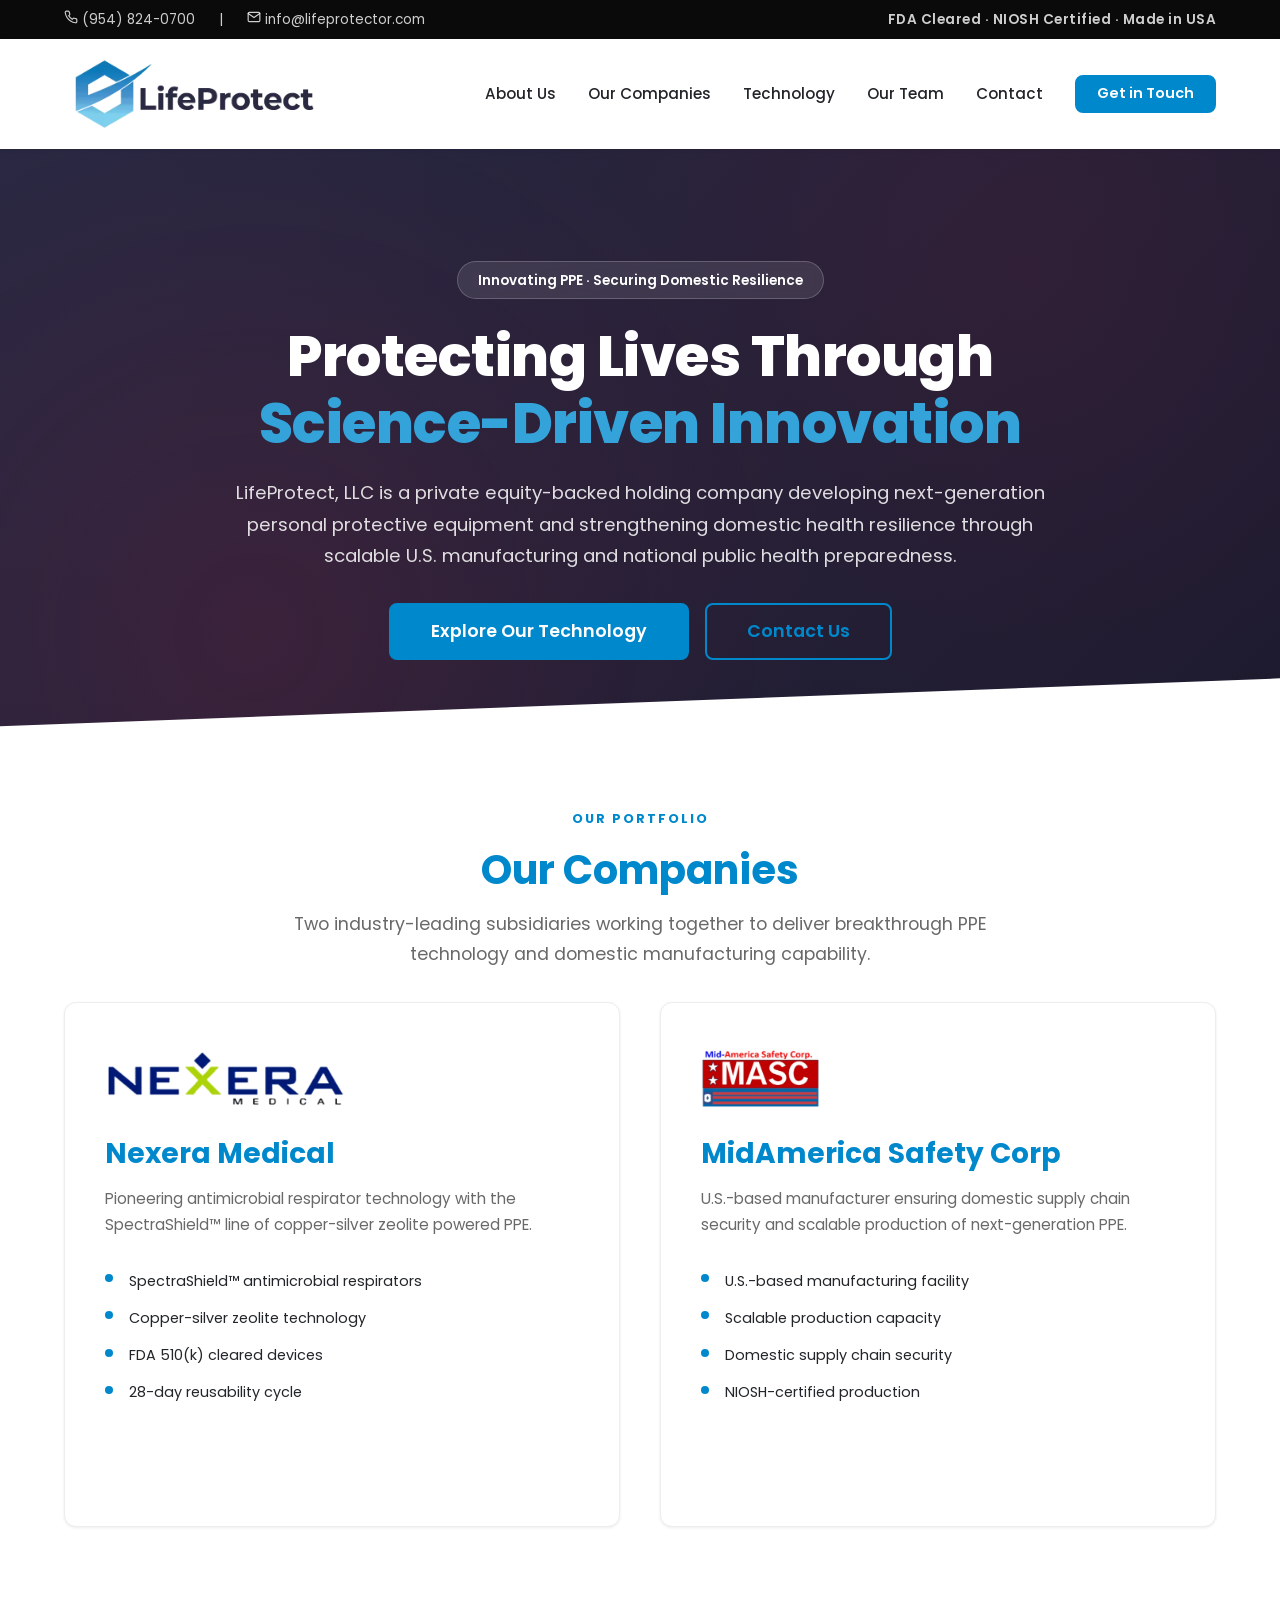
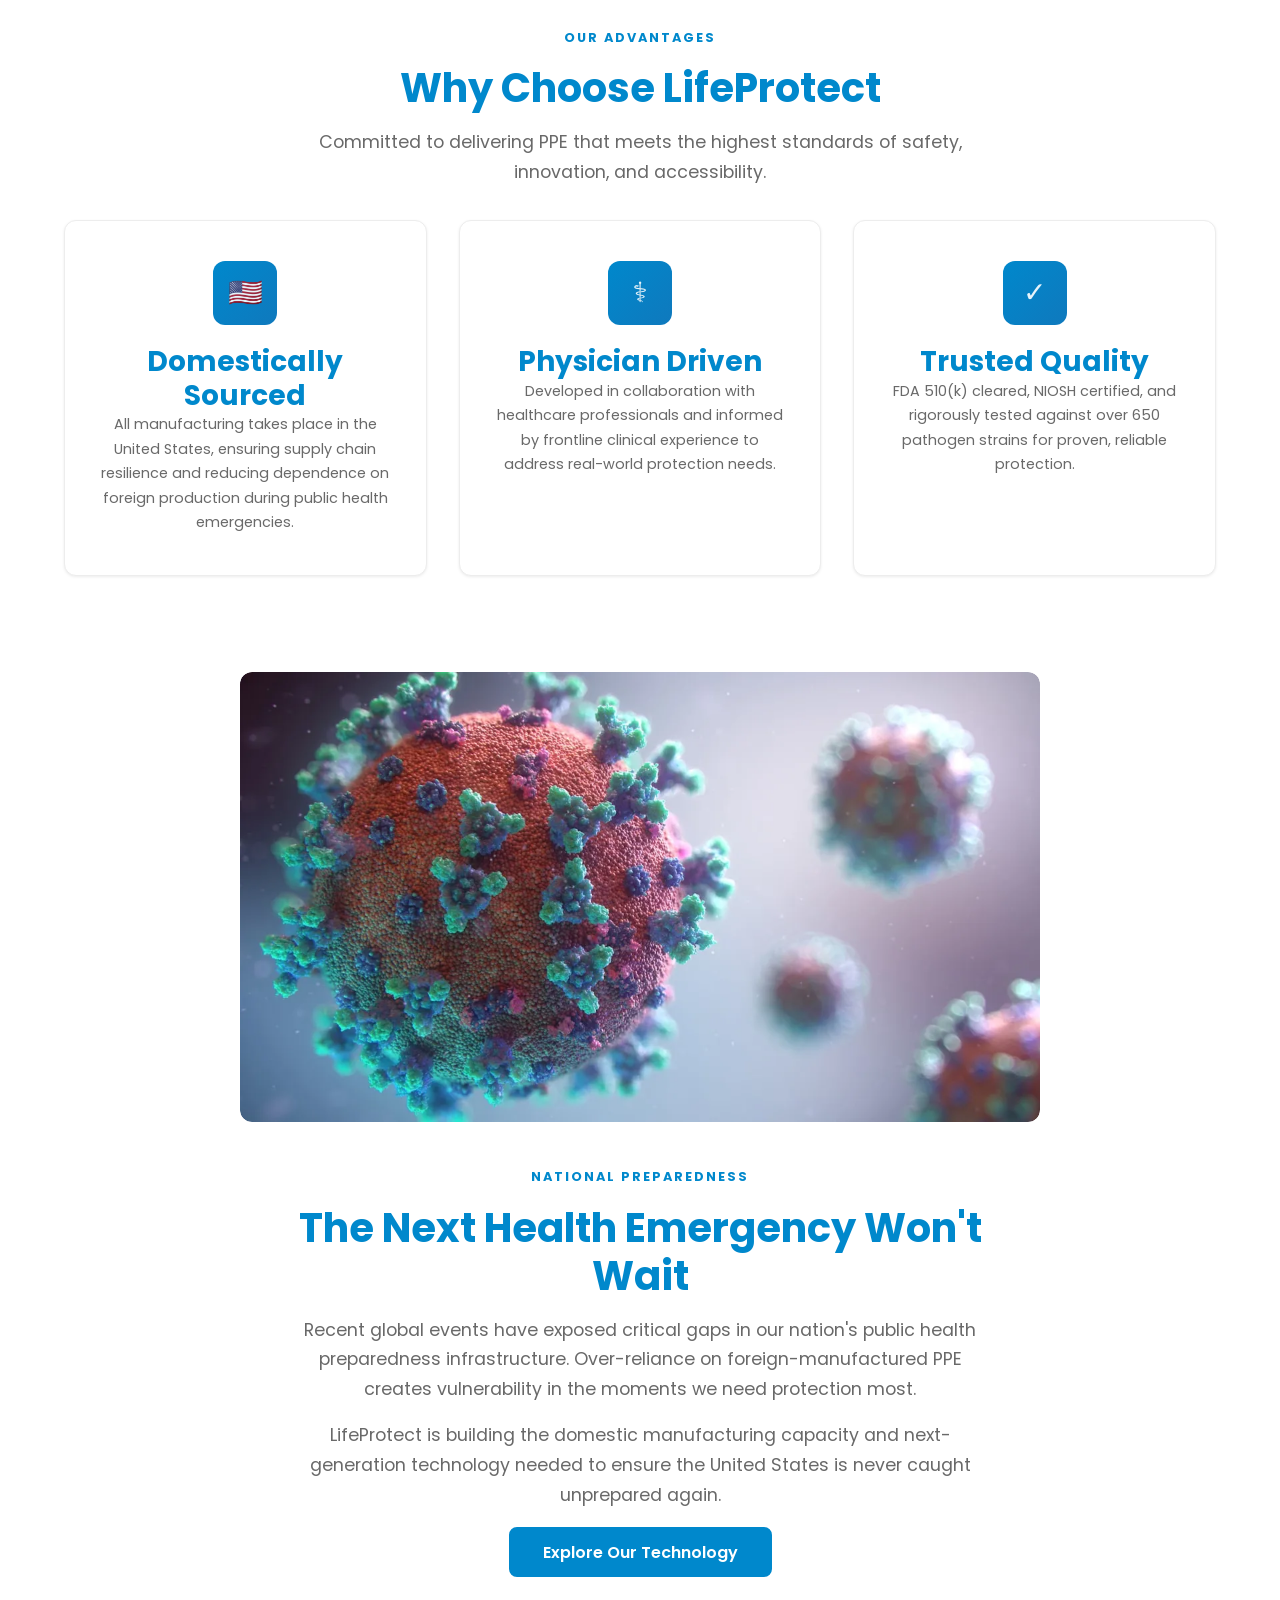
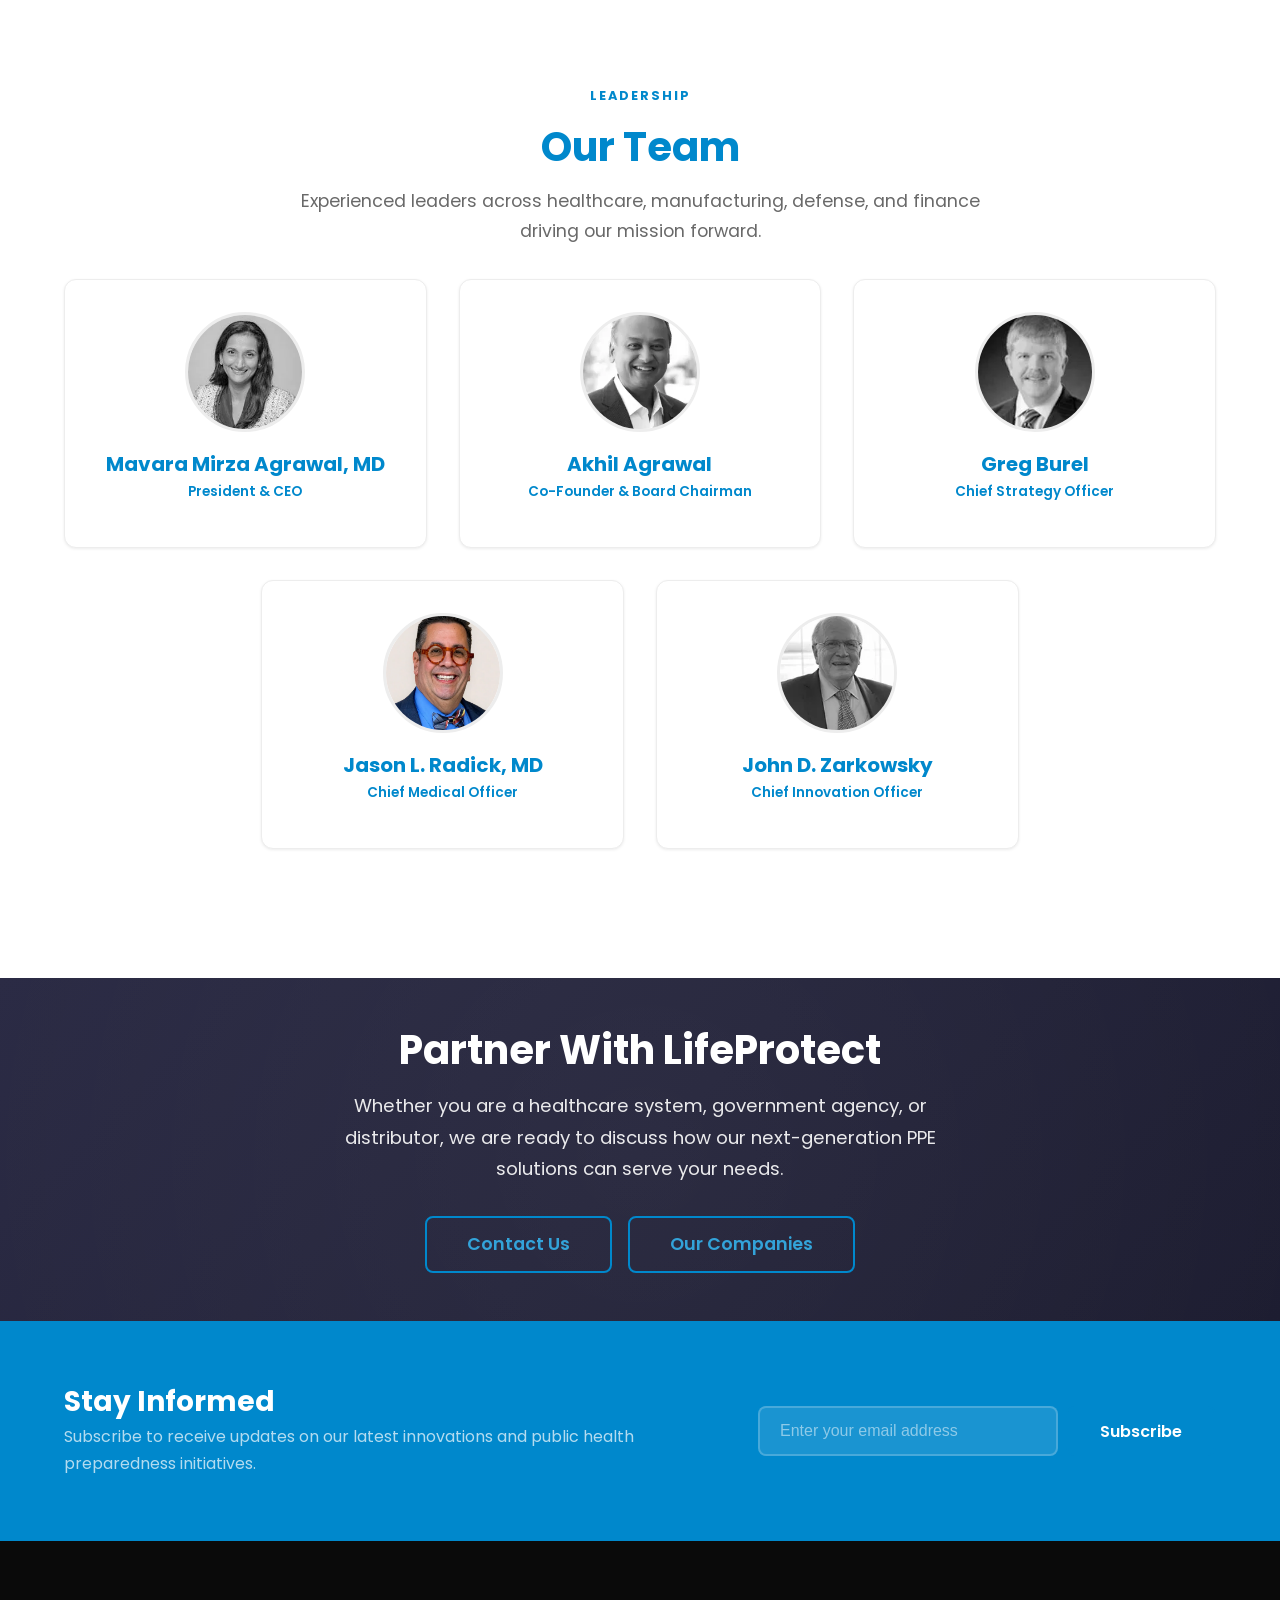
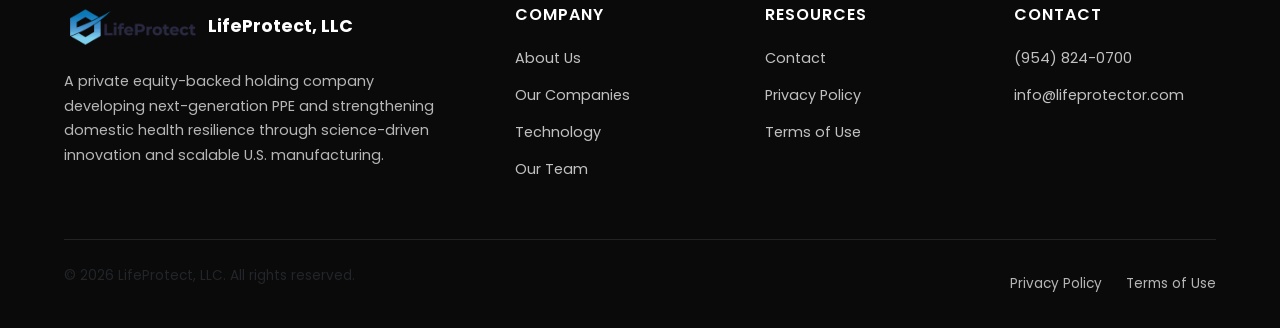
<file: index.html>
<!DOCTYPE html>
<html lang="en" class="no-js">
<head>
    <meta charset="UTF-8">
    <meta name="viewport" content="width=device-width, initial-scale=1.0">
    <meta name="description" content="LifeProtect, LLC is a private equity-backed holding company developing next-generation PPE and strengthening domestic health resilience through science-driven innovation and scalable U.S. manufacturing.">

    <!-- Open Graph -->
    <meta property="og:title" content="LifeProtect, LLC — Protecting Lives Through Science-Driven Innovation">
    <meta property="og:description" content="Next-generation PPE innovation, scalable U.S. manufacturing, and national public health preparedness.">
    <meta property="og:type" content="website">
    <meta property="og:url" content="https://www.lifeprotector.com/">
    <meta property="og:image" content="https://www.lifeprotector.com/images/lifeprotect-logo.png">

    <!-- Canonical -->
    <link rel="canonical" href="https://www.lifeprotector.com/">

    <!-- Fonts -->
    <link rel="preconnect" href="https://fonts.googleapis.com">
    <link rel="preconnect" href="https://fonts.gstatic.com" crossorigin>
    <link href="https://fonts.googleapis.com/css2?family=Poppins:wght@400;500;600;700&display=swap" rel="stylesheet">

    <!-- Stylesheet -->
    <link rel="stylesheet" href="css/styles.css">

    <!-- Favicon -->
    <link rel="icon" type="image/png" href="images/lifeprotect-logo.png">

    <title>LifeProtect, LLC — Protecting Lives Through Science-Driven Innovation</title>

    <!-- Google Analytics (replace G-XXXXXXXXXX with your tracking ID) -->
    <script async src="https://www.googletagmanager.com/gtag/js?id=G-XXXXXXXXXX"></script>
    <script>
      window.dataLayer = window.dataLayer || [];
      function gtag(){dataLayer.push(arguments);}
      gtag('js', new Date());
      gtag('config', 'G-XXXXXXXXXX');
    </script>

    <!-- Structured Data -->
    <script type="application/ld+json">
    {
      "@context": "https://schema.org",
      "@type": "Organization",
      "name": "LifeProtect, LLC",
      "url": "https://www.lifeprotector.com",
      "logo": "https://www.lifeprotector.com/images/lifeprotect-logo.png",
      "description": "A private equity-backed holding company developing next-generation PPE and strengthening domestic health resilience.",
      "telephone": "+1-954-824-0700",
      "email": "info@lifeprotector.com",
      "address": {
        "@type": "PostalAddress",
        "streetAddress": "9429 Harding Avenue #293",
        "addressLocality": "Surfside",
        "addressRegion": "FL",
        "postalCode": "33154",
        "addressCountry": "US"
      },
      "sameAs": []
    }
    </script>
</head>
<body>

    <!-- Skip Navigation -->
    <a href="#main-content" class="skip-to-content">Skip to main content</a>

    <!-- Top Bar -->
    <div class="top-bar">
        <div class="container">
            <div class="top-bar__contact">
                <a href="tel:+19548240700" class="top-bar__link">
                    <svg xmlns="http://www.w3.org/2000/svg" width="14" height="14" viewBox="0 0 24 24" fill="none" stroke="currentColor" stroke-width="2" stroke-linecap="round" stroke-linejoin="round" aria-hidden="true"><path d="M22 16.92v3a2 2 0 0 1-2.18 2 19.79 19.79 0 0 1-8.63-3.07 19.5 19.5 0 0 1-6-6 19.79 19.79 0 0 1-3.07-8.67A2 2 0 0 1 4.11 2h3a2 2 0 0 1 2 1.72 12.84 12.84 0 0 0 .7 2.81 2 2 0 0 1-.45 2.11L8.09 9.91a16 16 0 0 0 6 6l1.27-1.27a2 2 0 0 1 2.11-.45 12.84 12.84 0 0 0 2.81.7A2 2 0 0 1 22 16.92z"/></svg>
                    (954) 824-0700
                </a>
                <span class="top-bar__divider" aria-hidden="true">|</span>
                <a href="mailto:info@lifeprotector.com" class="top-bar__link">
                    <svg xmlns="http://www.w3.org/2000/svg" width="14" height="14" viewBox="0 0 24 24" fill="none" stroke="currentColor" stroke-width="2" stroke-linecap="round" stroke-linejoin="round" aria-hidden="true"><path d="M4 4h16c1.1 0 2 .9 2 2v12c0 1.1-.9 2-2 2H4c-1.1 0-2-.9-2-2V6c0-1.1.9-2 2-2z"/><polyline points="22,6 12,13 2,6"/></svg>
                    info@lifeprotector.com
                </a>
            </div>
            <div class="top-bar__certs">
                FDA Cleared &middot; NIOSH Certified &middot; Made in USA
            </div>
        </div>
    </div>

    <!-- Header -->
    <header class="header" id="header">
        <div class="container">
            <a href="index.html" class="header__logo" aria-label="LifeProtect Home">
                <picture>
                  <source srcset="images/lifeprotect-logo.webp" type="image/webp">
                  <img src="images/lifeprotect-logo.png" alt="LifeProtect" width="250" height="83">
                </picture>
            </a>

            <button class="nav__toggle" aria-label="Toggle navigation" aria-expanded="false" aria-controls="primary-nav">
                <span></span>
                <span></span>
                <span></span>
            </button>

            <nav class="nav" id="primary-nav" aria-label="Primary navigation">
                <ul class="nav__list">
                    <li class="nav__item"><a href="about.html" class="nav__link">About Us</a></li>
                    <li class="nav__item"><a href="companies.html" class="nav__link">Our Companies</a></li>
                    <li class="nav__item"><a href="technology.html" class="nav__link">Technology</a></li>
                    <li class="nav__item"><a href="team.html" class="nav__link">Our Team</a></li>
                    <li class="nav__item"><a href="contact.html" class="nav__link">Contact</a></li>
                </ul>
                <div class="nav__cta"><a href="contact.html" class="btn btn--primary btn--sm">Get in Touch</a></div>
            </nav>
        </div>
    </header>

    <!-- Main Content -->
    <main id="main-content">

        <!-- Hero Section -->
        <section class="hero">
            <div class="container">
                <div class="hero__content">
                    <span class="hero__badge">Innovating PPE &middot; Securing Domestic Resilience</span>
                    <h1 class="hero__title">Protecting Lives Through <span>Science-Driven Innovation</span></h1>
                    <p class="hero__subtitle">LifeProtect, LLC is a private equity-backed holding company developing next-generation personal protective equipment and strengthening domestic health resilience through scalable U.S. manufacturing and national public health preparedness.</p>
                    <div class="hero__actions">
                        <a href="technology.html" class="btn btn--primary btn--lg">Explore Our Technology</a>
                        <a href="contact.html" class="btn btn--outline btn--lg">Contact Us</a>
                    </div>
                </div>
            </div>
        </section>


        <!-- Our Companies -->
        <section class="section companies" id="companies">
            <div class="container">
                <div class="section-header animate-on-scroll">
                    <span class="label">Our Portfolio</span>
                    <h2>Our Companies</h2>
                    <p>Two industry-leading subsidiaries working together to deliver breakthrough PPE technology and domestic manufacturing capability.</p>
                </div>
                <div class="company-cards">
                    <div class="company-card animate-on-scroll">
                        <div class="company-card__logo-wrap">
                            <picture>
                                <source srcset="images/nexera-logo.webp" type="image/webp">
                                <img src="images/nexera-logo.png" alt="Nexera Medical logo" width="200" height="50" loading="lazy">
                            </picture>
                        </div>
                        <h3 class="company-card__name">Nexera Medical</h3>
                        <p class="company-card__description">Pioneering antimicrobial respirator technology with the SpectraShield™ line of copper-silver zeolite powered PPE.</p>
                        <ul class="company-card__highlights">
                            <li>SpectraShield™ antimicrobial respirators</li>
                            <li>Copper-silver zeolite technology</li>
                            <li>FDA 510(k) cleared devices</li>
                            <li>28-day reusability cycle</li>
                        </ul>
                        <a href="companies.html" class="btn btn--secondary">Learn More</a>
                    </div>
                    <div class="company-card animate-on-scroll">
                        <div class="company-card__logo-wrap">
                            <picture>
                                <source srcset="images/masc-logo.webp" type="image/webp">
                                <img src="images/masc-logo.png" alt="MidAmerica Safety Corp logo" width="200" height="100" loading="lazy">
                            </picture>
                        </div>
                        <h3 class="company-card__name">MidAmerica Safety Corp</h3>
                        <p class="company-card__description">U.S.-based manufacturer ensuring domestic supply chain security and scalable production of next-generation PPE.</p>
                        <ul class="company-card__highlights">
                            <li>U.S.-based manufacturing facility</li>
                            <li>Scalable production capacity</li>
                            <li>Domestic supply chain security</li>
                            <li>NIOSH-certified production</li>
                        </ul>
                        <a href="companies.html" class="btn btn--secondary">Learn More</a>
                    </div>
                </div>
            </div>
        </section>

        <!-- Why Choose LifeProtect -->
        <section class="section features" id="features">
            <div class="container">
                <div class="section-header animate-on-scroll">
                    <span class="label">Our Advantages</span>
                    <h2>Why Choose LifeProtect</h2>
                    <p>Committed to delivering PPE that meets the highest standards of safety, innovation, and accessibility.</p>
                </div>
                <div class="features__grid">
                    <div class="feature-card animate-on-scroll">
                        <div class="feature-card__icon" aria-hidden="true">&#127482;&#127480;</div>
                        <h3>Domestically Sourced</h3>
                        <p>All manufacturing takes place in the United States, ensuring supply chain resilience and reducing dependence on foreign production during public health emergencies.</p>
                    </div>
                    <div class="feature-card animate-on-scroll">
                        <div class="feature-card__icon" aria-hidden="true">&#9877;</div>
                        <h3>Physician Driven</h3>
                        <p>Developed in collaboration with healthcare professionals and informed by frontline clinical experience to address real-world protection needs.</p>
                    </div>
                    <div class="feature-card animate-on-scroll">
                        <div class="feature-card__icon" aria-hidden="true">&#10003;</div>
                        <h3>Trusted Quality</h3>
                        <p>FDA 510(k) cleared, NIOSH certified, and rigorously tested against over 650 pathogen strains for proven, reliable protection.</p>
                    </div>
                </div>
            </div>
        </section>

        <!-- National Preparedness -->
        <section class="section" id="preparedness">
            <div class="container">
                <div class="preparedness-banner animate-on-scroll">
                    <picture>
                        <source srcset="images/preparedness-banner.webp" type="image/webp">
                        <img src="images/preparedness-banner.jpg" alt="Microscopic view of virus pathogen — the threat preparedness addresses" width="1200" height="800" loading="lazy">
                    </picture>
                </div>
                <div class="section-header animate-on-scroll">
                    <span class="label">National Preparedness</span>
                    <h2>The Next Health Emergency Won't Wait</h2>
                    <p>Recent global events have exposed critical gaps in our nation's public health preparedness infrastructure. Over-reliance on foreign-manufactured PPE creates vulnerability in the moments we need protection most.</p>
                    <p>LifeProtect is building the domestic manufacturing capacity and next-generation technology needed to ensure the United States is never caught unprepared again.</p>
                    <a href="technology.html" class="btn btn--primary">Explore Our Technology</a>
                </div>
            </div>
        </section>

        <!-- Team Preview -->
        <section class="section team-preview" id="team-preview">
            <div class="container">
                <div class="section-header animate-on-scroll">
                    <span class="label">Leadership</span>
                    <h2>Our Team</h2>
                    <p>Experienced leaders across healthcare, manufacturing, defense, and finance driving our mission forward.</p>
                </div>
                <div class="team__grid">
                    <div class="team-card animate-on-scroll">
                        <div class="team-card__photo">
                            <picture>
                              <source srcset="images/mavara-agrawal.webp" type="image/webp">
                              <img src="images/mavara-agrawal.png" alt="Mavara Mirza Agrawal, MD" width="120" height="120" loading="lazy">
                            </picture>
                        </div>
                        <h4>Mavara Mirza Agrawal, MD</h4>
                        <div class="team-card__title">President &amp; CEO</div>
                    </div>
                    <div class="team-card animate-on-scroll">
                        <div class="team-card__photo">
                            <picture>
                              <source srcset="images/akhil-agrawal.webp" type="image/webp">
                              <img src="images/akhil-agrawal.png" alt="Akhil Agrawal" width="120" height="120" loading="lazy">
                            </picture>
                        </div>
                        <h4>Akhil Agrawal</h4>
                        <div class="team-card__title">Co-Founder &amp; Board Chairman</div>
                    </div>
                    <div class="team-card animate-on-scroll">
                        <div class="team-card__photo">
                            <picture>
                              <source srcset="images/greg-burel.webp" type="image/webp">
                              <img src="images/greg-burel.png" alt="Greg Burel" width="120" height="120" loading="lazy">
                            </picture>
                        </div>
                        <h4>Greg Burel</h4>
                        <div class="team-card__title">Chief Strategy Officer</div>
                    </div>
                    <div class="team-card animate-on-scroll">
                        <div class="team-card__photo">
                            <picture>
                              <source srcset="images/jason-radick.webp" type="image/webp">
                              <img src="images/jason-radick.jpg" alt="Jason L. Radick, MD" width="120" height="120" loading="lazy">
                            </picture>
                        </div>
                        <h4>Jason L. Radick, MD</h4>
                        <div class="team-card__title">Chief Medical Officer</div>
                    </div>
                    <div class="team-card animate-on-scroll">
                        <div class="team-card__photo">
                            <picture>
                              <source srcset="images/john-zarkowsky.webp" type="image/webp">
                              <img src="images/john-zarkowsky.png" alt="John D. Zarkowsky" width="120" height="120" loading="lazy">
                            </picture>
                        </div>
                        <h4>John D. Zarkowsky</h4>
                        <div class="team-card__title">Chief Innovation Officer</div>
                    </div>
                </div>
                <div class="text-center" style="margin-top: 2.5rem">
                    <a href="team.html" class="btn btn--secondary btn--lg">Meet the Full Team</a>
                </div>
            </div>
        </section>

        <!-- CTA Section -->
        <section class="section cta" id="cta">
            <div class="container animate-on-scroll">
                <h2>Partner With LifeProtect</h2>
                <p>Whether you are a healthcare system, government agency, or distributor, we are ready to discuss how our next-generation PPE solutions can serve your needs.</p>
                <div class="cta__actions">
                    <a href="contact.html" class="btn btn--secondary btn--lg">Contact Us</a>
                    <a href="companies.html" class="btn btn--secondary btn--lg">Our Companies</a>
                </div>
            </div>
        </section>

        <!-- Newsletter -->
        <section class="newsletter">
            <div class="container">
                <div>
                    <h3>Stay Informed</h3>
                    <p>Subscribe to receive updates on our latest innovations and public health preparedness initiatives.</p>
                </div>
                <form class="newsletter__form" action="https://formspree.io/f/mvgkjqwb" method="POST">
                    <label for="newsletter-email" class="sr-only">Email address</label>
                    <input type="email" id="newsletter-email" name="email" class="newsletter__input" placeholder="Enter your email address" required autocomplete="email">
                    <button type="submit" class="btn btn--primary">Subscribe</button>
                </form>
            </div>
        </section>

    </main>

    <!-- Footer -->
    <footer class="footer" role="contentinfo">
        <div class="container">
            <div class="footer__grid">
                <div class="footer__about">
                    <a href="index.html" class="footer__logo" aria-label="LifeProtect home">
                        <picture>
                          <source srcset="images/lifeprotect-logo.webp" type="image/webp">
                          <img src="images/lifeprotect-logo.png" alt="LifeProtect, LLC logo" class="footer__logo-img" width="56" height="56">
                        </picture>
                        <span class="footer__logo-name">LifeProtect, LLC</span>
                    </a>
                    <p>A private equity-backed holding company developing next-generation PPE and strengthening domestic health resilience through science-driven innovation and scalable U.S. manufacturing.</p>
                </div>
                <div class="footer__col">
                    <h4>Company</h4>
                    <ul>
                        <li><a href="about.html">About Us</a></li>
                        <li><a href="companies.html">Our Companies</a></li>
                        <li><a href="technology.html">Technology</a></li>
                        <li><a href="team.html">Our Team</a></li>
                    </ul>
                </div>
                <div class="footer__col">
                    <h4>Resources</h4>
                    <ul>
                        <li><a href="contact.html">Contact</a></li>
                        <li><a href="privacy.html">Privacy Policy</a></li>
                        <li><a href="privacy.html#terms">Terms of Use</a></li>
                    </ul>
                </div>
                <div class="footer__col">
                    <h4>Contact</h4>
                    <ul>
                        <li><a href="tel:+19548240700">(954) 824-0700</a></li>
                        <li><a href="mailto:info@lifeprotector.com">info@lifeprotector.com</a></li>
                    </ul>
                </div>
            </div>
            <div class="footer__bottom">
                <p>&copy; 2026 LifeProtect, LLC. All rights reserved.</p>
                <div class="footer__legal">
                    <a href="privacy.html">Privacy Policy</a>
                    <a href="privacy.html#terms">Terms of Use</a>
                </div>
            </div>
        </div>
    </footer>

    <!-- Scripts -->
    <script src="js/main.js" defer></script>

    <!-- Noscript Fallback -->
    <noscript><style>.animate-on-scroll{opacity:1;transform:none;}</style></noscript>

</body>
</html>
</file>
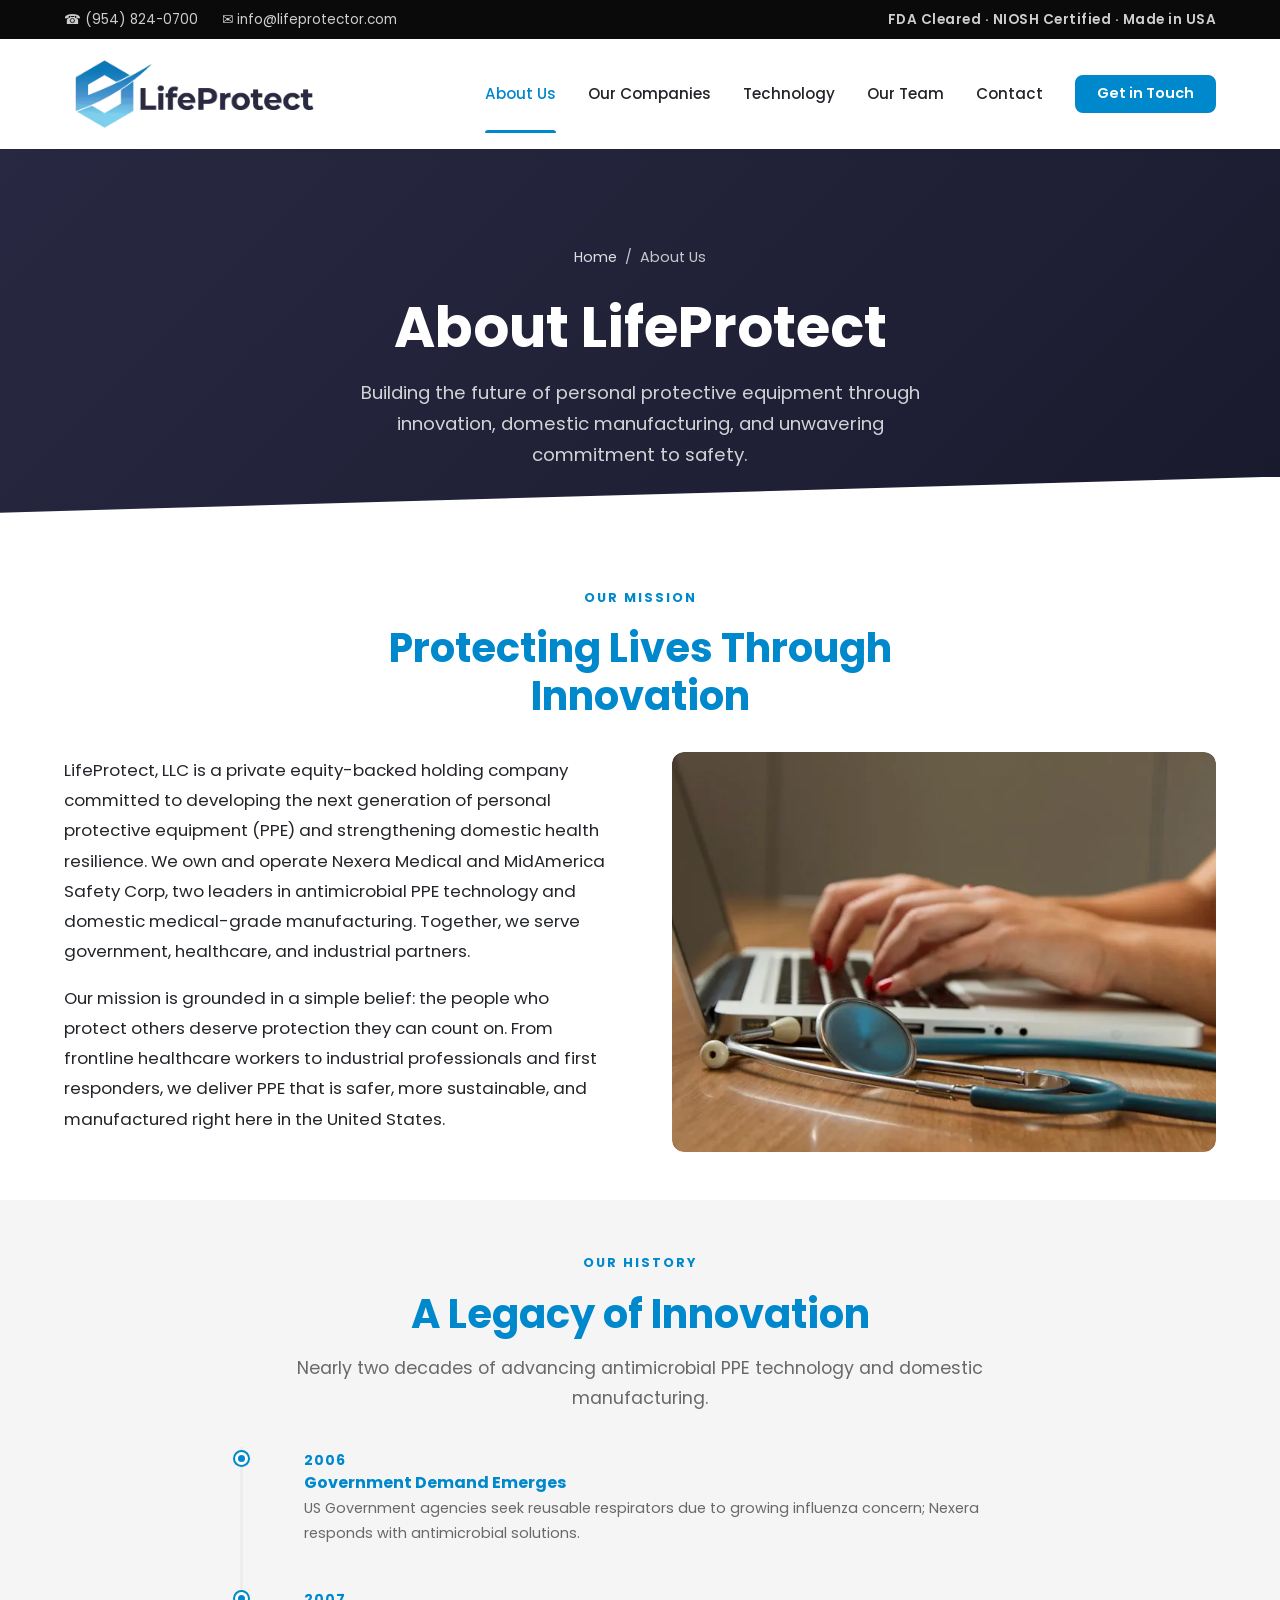
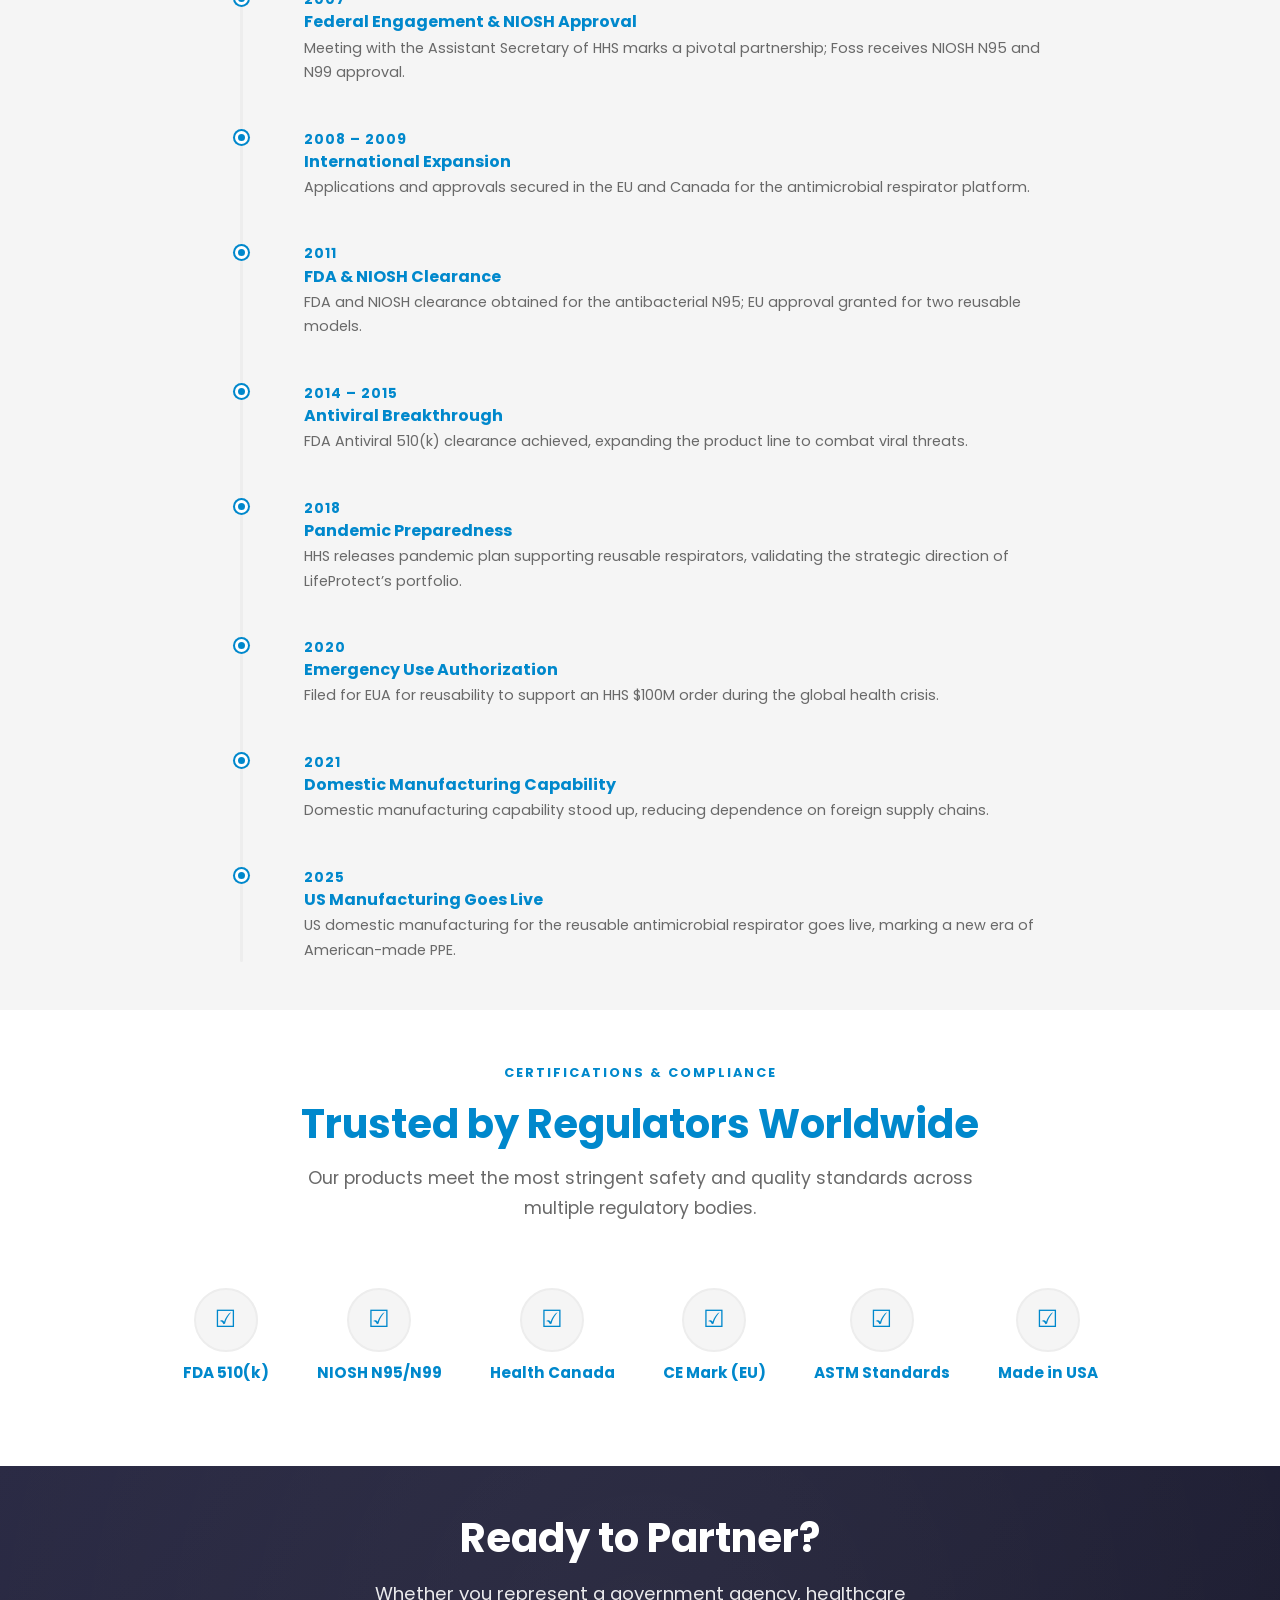
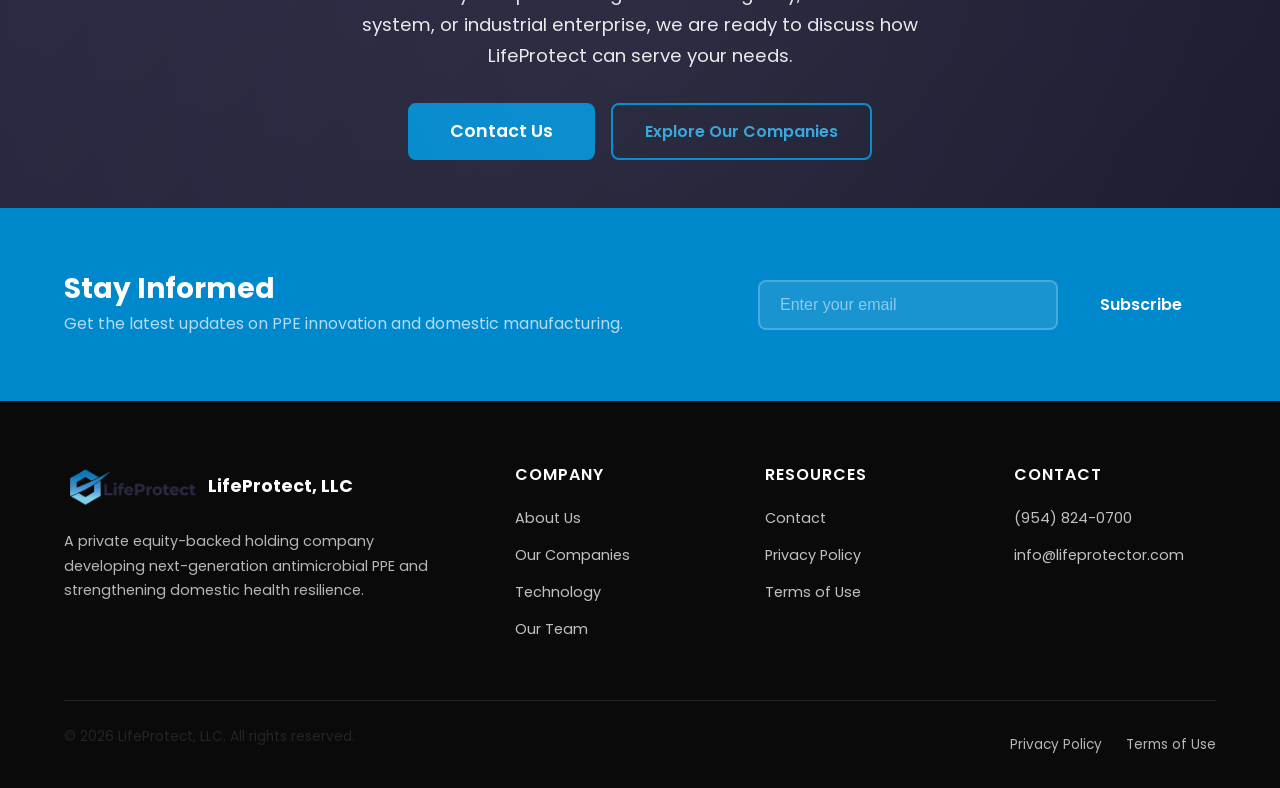
<file: about.html>
<!DOCTYPE html>
<html lang="en" class="no-js">
<head>
  <meta charset="UTF-8">
  <meta name="viewport" content="width=device-width, initial-scale=1.0">
  <title>About Us | LifeProtect, LLC</title>
  <meta name="description" content="LifeProtect, LLC is a private equity-backed holding company developing next-generation antimicrobial PPE and strengthening domestic health resilience.">
  <link rel="canonical" href="https://www.lifeprotector.com/about.html">

  <!-- Open Graph -->
  <meta property="og:title" content="About Us | LifeProtect, LLC">
  <meta property="og:description" content="LifeProtect, LLC is a private equity-backed holding company developing next-generation antimicrobial PPE and strengthening domestic health resilience.">
  <meta property="og:url" content="https://www.lifeprotector.com/about.html">
  <meta property="og:type" content="website">
  <meta property="og:site_name" content="LifeProtect, LLC">
  <meta property="og:image" content="https://www.lifeprotector.com/images/lifeprotect-logo.png">

  <!-- Preconnect -->
  <link rel="preconnect" href="https://fonts.googleapis.com">
  <link rel="preconnect" href="https://fonts.gstatic.com" crossorigin>

  <!-- Google Fonts -->
  <link href="https://fonts.googleapis.com/css2?family=Poppins:wght@400;500;600;700&display=swap" rel="stylesheet">

  <!-- Styles -->
  <link rel="stylesheet" href="css/styles.css">

  <!-- Favicon -->
  <link rel="icon" type="image/png" href="images/lifeprotect-logo.png">

    <!-- Google Analytics (replace G-XXXXXXXXXX with your tracking ID) -->
    <script async src="https://www.googletagmanager.com/gtag/js?id=G-XXXXXXXXXX"></script>
    <script>
      window.dataLayer = window.dataLayer || [];
      function gtag(){dataLayer.push(arguments);}
      gtag('js', new Date());
      gtag('config', 'G-XXXXXXXXXX');
    </script>

    <script type="application/ld+json">
    {
      "@context": "https://schema.org",
      "@type": "BreadcrumbList",
      "itemListElement": [
        {"@type": "ListItem", "position": 1, "name": "Home", "item": "https://www.lifeprotector.com/"},
        {"@type": "ListItem", "position": 2, "name": "About Us", "item": "https://www.lifeprotector.com/about.html"}
      ]
    }
    </script>
</head>
<body>

  <!-- Skip to Content -->
  <a href="#main-content" class="skip-to-content">Skip to main content</a>

  <!-- Top Bar -->
  <div class="top-bar" role="complementary" aria-label="Contact and certification information">
    <div class="container">
      <div class="top-bar__contact">
        <a href="tel:+19548240700">&#9742; (954) 824-0700</a>
        <a href="mailto:info@lifeprotector.com">&#9993; info@lifeprotector.com</a>
      </div>
      <div class="top-bar__certs">
        <span>FDA Cleared &middot; NIOSH Certified &middot; Made in USA</span>
      </div>
    </div>
  </div>

  <!-- Header -->
  <header class="header" role="banner">
    <div class="container">
      <a href="index.html" class="header__logo" aria-label="LifeProtect home">
        <picture>
          <source srcset="images/lifeprotect-logo.webp" type="image/webp">
          <img src="images/lifeprotect-logo.png" alt="LifeProtect, LLC logo" class="header__logo-img" width="250" height="83">
        </picture>
      </a>

      <button class="nav__toggle" aria-label="Toggle navigation" aria-expanded="false" aria-controls="primary-nav">
        <span></span>
        <span></span>
        <span></span>
      </button>

      <nav class="nav" id="primary-nav" role="navigation" aria-label="Primary navigation">
        <ul class="nav__list">
          <li class="nav__item">
            <a href="about.html" class="nav__link nav__link--active" aria-current="page">About Us</a>
          </li>
          <li class="nav__item">
            <a href="companies.html" class="nav__link">Our Companies</a>
          </li>
          <li class="nav__item">
            <a href="technology.html" class="nav__link">Technology</a>
          </li>
          <li class="nav__item">
            <a href="team.html" class="nav__link">Our Team</a>
          </li>
          <li class="nav__item">
            <a href="contact.html" class="nav__link">Contact</a>
          </li>
        </ul>
        <div class="nav__cta">
          <a href="contact.html" class="btn btn--primary btn--sm">Get in Touch</a>
        </div>
      </nav>
    </div>
  </header>

  <!-- Main Content -->
  <main id="main-content">

    <!-- Page Hero -->
    <section class="page-hero">
      <div class="container">
        <nav aria-label="Breadcrumb" class="breadcrumb">
          <a href="index.html">Home</a>
          <span aria-hidden="true">/</span>
          <span aria-current="page">About Us</span>
        </nav>
        <h1>About LifeProtect</h1>
        <p>Building the future of personal protective equipment through innovation, domestic manufacturing, and unwavering commitment to safety.</p>
      </div>
    </section>

    <!-- Our Mission -->
    <section class="section" id="mission">
      <div class="container">
        <div class="section-header animate-on-scroll">
          <span class="label">Our Mission</span>
          <h2>Protecting Lives Through Innovation</h2>
        </div>
        <div class="split-content animate-on-scroll">
          <div class="split-content__text">
            <p>LifeProtect, LLC is a private equity-backed holding company committed to developing the next generation of personal protective equipment (PPE) and strengthening domestic health resilience. We own and operate Nexera Medical and MidAmerica Safety Corp, two leaders in antimicrobial PPE technology and domestic medical-grade manufacturing. Together, we serve government, healthcare, and industrial partners.</p>
            <p>Our mission is grounded in a simple belief: the people who protect others deserve protection they can count on. From frontline healthcare workers to industrial professionals and first responders, we deliver PPE that is safer, more sustainable, and manufactured right here in the United States.</p>
          </div>
          <div class="split-content__visual">
            <picture>
              <source srcset="images/mission.webp" type="image/webp">
              <img src="images/mission.jpg" alt="Medical professional in laboratory" width="800" height="600" loading="lazy">
            </picture>
          </div>
        </div>
      </div>
    </section>

    <!-- Our History -->
    <section class="section section--gray" id="history">
      <div class="container">
        <div class="section-header animate-on-scroll">
          <span class="label">Our History</span>
          <h2>A Legacy of Innovation</h2>
          <p>Nearly two decades of advancing antimicrobial PPE technology and domestic manufacturing.</p>
        </div>

        <div class="timeline">
          <div class="timeline__item animate-on-scroll">
            <span class="timeline__year">2006</span>
            <h4>Government Demand Emerges</h4>
            <p>US Government agencies seek reusable respirators due to growing influenza concern; Nexera responds with antimicrobial solutions.</p>
          </div>

          <div class="timeline__item animate-on-scroll">
            <span class="timeline__year">2007</span>
            <h4>Federal Engagement &amp; NIOSH Approval</h4>
            <p>Meeting with the Assistant Secretary of HHS marks a pivotal partnership; Foss receives NIOSH N95 and N99 approval.</p>
          </div>

          <div class="timeline__item animate-on-scroll">
            <span class="timeline__year">2008 &ndash; 2009</span>
            <h4>International Expansion</h4>
            <p>Applications and approvals secured in the EU and Canada for the antimicrobial respirator platform.</p>
          </div>

          <div class="timeline__item animate-on-scroll">
            <span class="timeline__year">2011</span>
            <h4>FDA &amp; NIOSH Clearance</h4>
            <p>FDA and NIOSH clearance obtained for the antibacterial N95; EU approval granted for two reusable models.</p>
          </div>

          <div class="timeline__item animate-on-scroll">
            <span class="timeline__year">2014 &ndash; 2015</span>
            <h4>Antiviral Breakthrough</h4>
            <p>FDA Antiviral 510(k) clearance achieved, expanding the product line to combat viral threats.</p>
          </div>

          <div class="timeline__item animate-on-scroll">
            <span class="timeline__year">2018</span>
            <h4>Pandemic Preparedness</h4>
            <p>HHS releases pandemic plan supporting reusable respirators, validating the strategic direction of LifeProtect&rsquo;s portfolio.</p>
          </div>

          <div class="timeline__item animate-on-scroll">
            <span class="timeline__year">2020</span>
            <h4>Emergency Use Authorization</h4>
            <p>Filed for EUA for reusability to support an HHS $100M order during the global health crisis.</p>
          </div>

          <div class="timeline__item animate-on-scroll">
            <span class="timeline__year">2021</span>
            <h4>Domestic Manufacturing Capability</h4>
            <p>Domestic manufacturing capability stood up, reducing dependence on foreign supply chains.</p>
          </div>

          <div class="timeline__item animate-on-scroll">
            <span class="timeline__year">2025</span>
            <h4>US Manufacturing Goes Live</h4>
            <p>US domestic manufacturing for the reusable antimicrobial respirator goes live, marking a new era of American-made PPE.</p>
          </div>
        </div>
      </div>
    </section>

    <!-- Certifications & Compliance -->
    <section class="section" id="certifications">
      <div class="container">
        <div class="section-header animate-on-scroll">
          <span class="label">Certifications &amp; Compliance</span>
          <h2>Trusted by Regulators Worldwide</h2>
          <p>Our products meet the most stringent safety and quality standards across multiple regulatory bodies.</p>
        </div>

        <div class="cert-grid animate-on-scroll">
          <div class="cert-item">
            <div class="cert-item__icon" aria-hidden="true">&#9745;</div>
            <span>FDA 510(k)</span>
          </div>
          <div class="cert-item">
            <div class="cert-item__icon" aria-hidden="true">&#9745;</div>
            <span>NIOSH N95/N99</span>
          </div>
          <div class="cert-item">
            <div class="cert-item__icon" aria-hidden="true">&#9745;</div>
            <span>Health Canada</span>
          </div>
          <div class="cert-item">
            <div class="cert-item__icon" aria-hidden="true">&#9745;</div>
            <span>CE Mark (EU)</span>
          </div>
          <div class="cert-item">
            <div class="cert-item__icon" aria-hidden="true">&#9745;</div>
            <span>ASTM Standards</span>
          </div>
          <div class="cert-item">
            <div class="cert-item__icon" aria-hidden="true">&#9745;</div>
            <span>Made in USA</span>
          </div>
        </div>
      </div>
    </section>

    <!-- CTA -->
    <section class="cta">
      <div class="container">
        <h2>Ready to Partner?</h2>
        <p>Whether you represent a government agency, healthcare system, or industrial enterprise, we are ready to discuss how LifeProtect can serve your needs.</p>
        <div class="cta__actions">
          <a href="contact.html" class="btn btn--primary btn--lg">Contact Us</a>
          <a href="companies.html" class="btn btn--secondary">Explore Our Companies</a>
        </div>
      </div>
    </section>

    <!-- Newsletter -->
    <section class="newsletter" aria-label="Newsletter signup">
      <div class="container">
        <div class="newsletter__text">
          <h3>Stay Informed</h3>
          <p>Get the latest updates on PPE innovation and domestic manufacturing.</p>
        </div>
        <form class="newsletter__form" action="https://formspree.io/f/mvgkjqwb" method="POST" aria-label="Newsletter subscription">
          <label for="newsletter-email" class="sr-only">Email address</label>
          <input type="email" id="newsletter-email" name="email" class="newsletter__input" placeholder="Enter your email" required autocomplete="email">
          <button type="submit" class="btn btn--primary">Subscribe</button>
        </form>
      </div>
    </section>

  </main>

  <!-- Footer -->
  <footer class="footer" role="contentinfo">
    <div class="container">
      <div class="footer__grid">
        <div class="footer__about">
          <a href="index.html" class="footer__logo" aria-label="LifeProtect home">
            <picture>
              <source srcset="images/lifeprotect-logo.webp" type="image/webp">
              <img src="images/lifeprotect-logo.png" alt="LifeProtect, LLC logo" class="footer__logo-img" width="56" height="56">
            </picture>
            <span class="footer__logo-name">LifeProtect, LLC</span>
          </a>
          <p>A private equity-backed holding company developing next-generation antimicrobial PPE and strengthening domestic health resilience.</p>
        </div>
        <div class="footer__col">
          <h4>Company</h4>
          <ul>
            <li><a href="about.html">About Us</a></li>
            <li><a href="companies.html">Our Companies</a></li>
            <li><a href="technology.html">Technology</a></li>
            <li><a href="team.html">Our Team</a></li>
          </ul>
        </div>
        <div class="footer__col">
          <h4>Resources</h4>
          <ul>
            <li><a href="contact.html">Contact</a></li>
            <li><a href="privacy.html">Privacy Policy</a></li>
            <li><a href="privacy.html#terms">Terms of Use</a></li>
          </ul>
        </div>
        <div class="footer__col">
          <h4>Contact</h4>
          <ul>
            <li><a href="tel:+19548240700">(954) 824-0700</a></li>
            <li><a href="mailto:info@lifeprotector.com">info@lifeprotector.com</a></li>
          </ul>
        </div>
      </div>
      <div class="footer__bottom">
        <p>&copy; 2026 LifeProtect, LLC. All rights reserved.</p>
        <div class="footer__legal">
          <a href="privacy.html">Privacy Policy</a>
          <a href="privacy.html#terms">Terms of Use</a>
        </div>
      </div>
    </div>
  </footer>

  <!-- Noscript Fallback -->
  <noscript>
    <style>
      .animate-on-scroll { opacity: 1; transform: none; }
    </style>
  </noscript>

  <!-- Scripts -->
  <script src="js/main.js" defer></script>
</body>
</html>
</file>
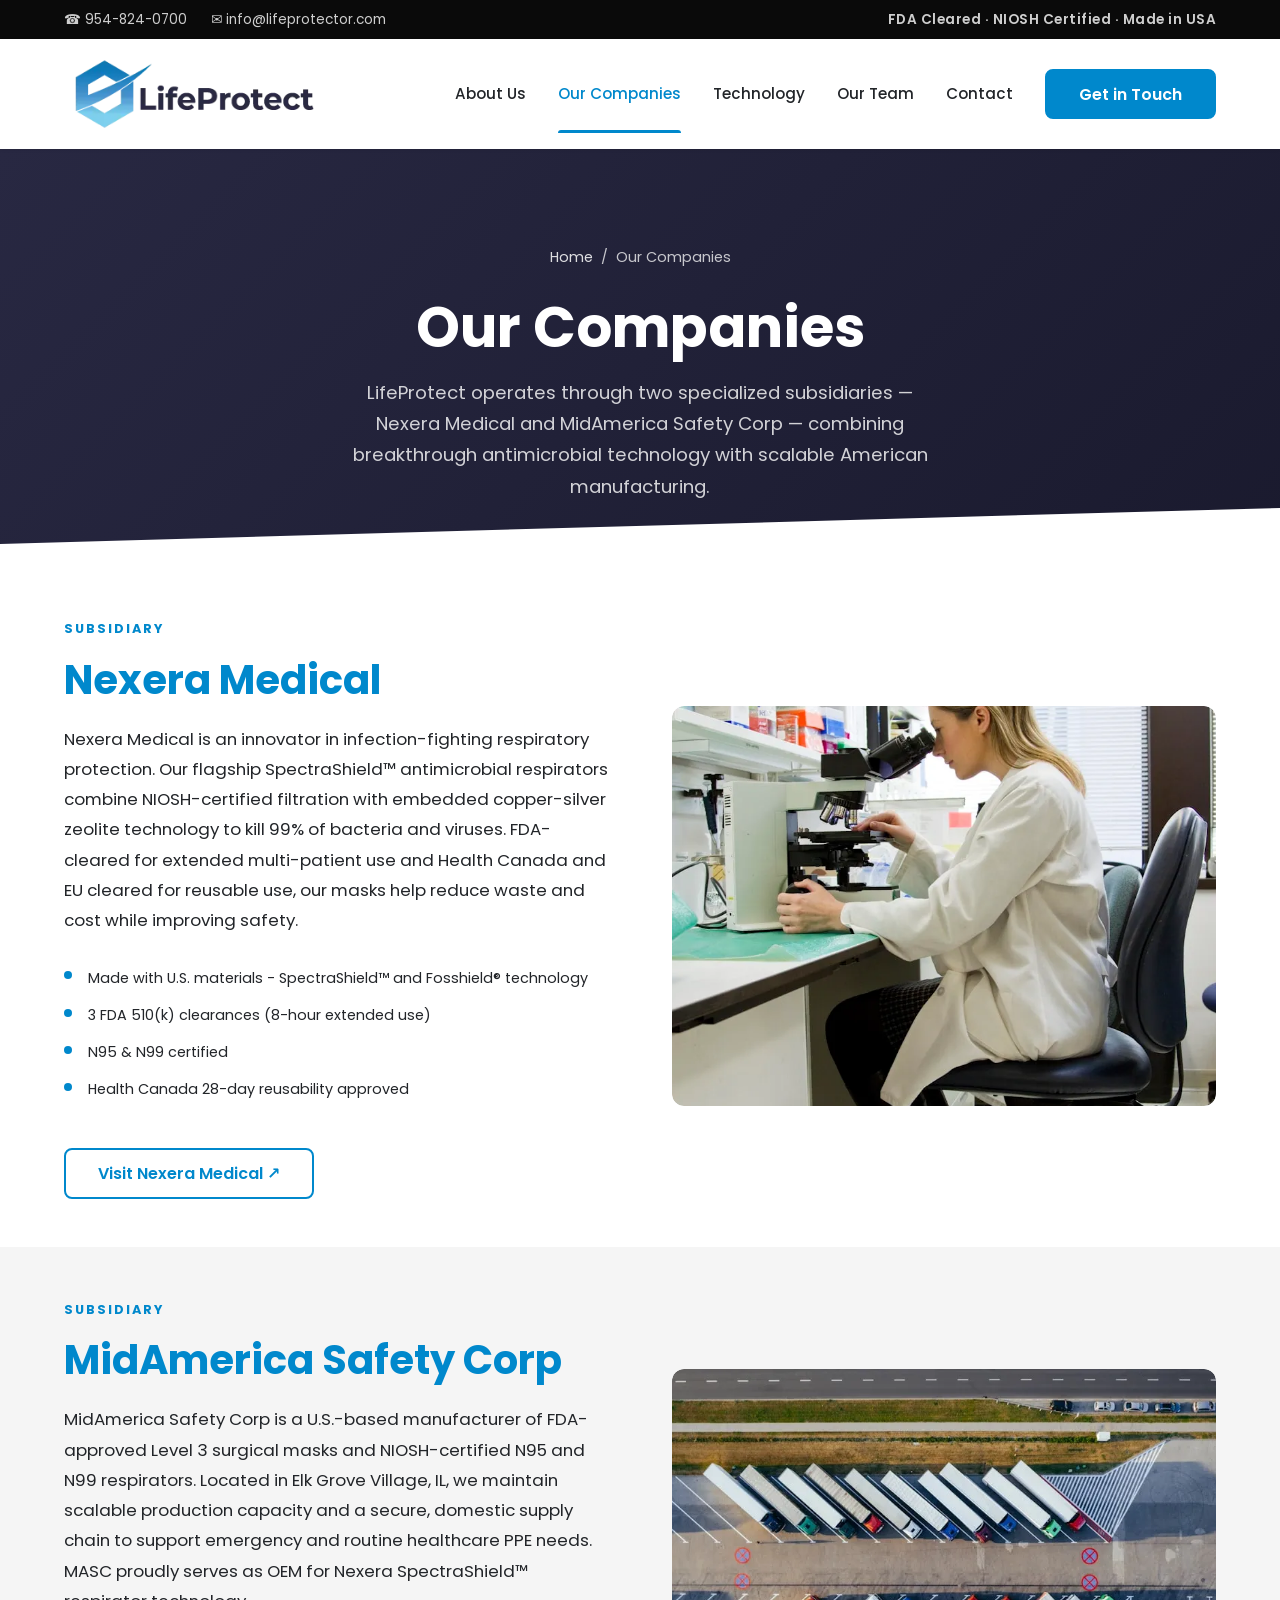
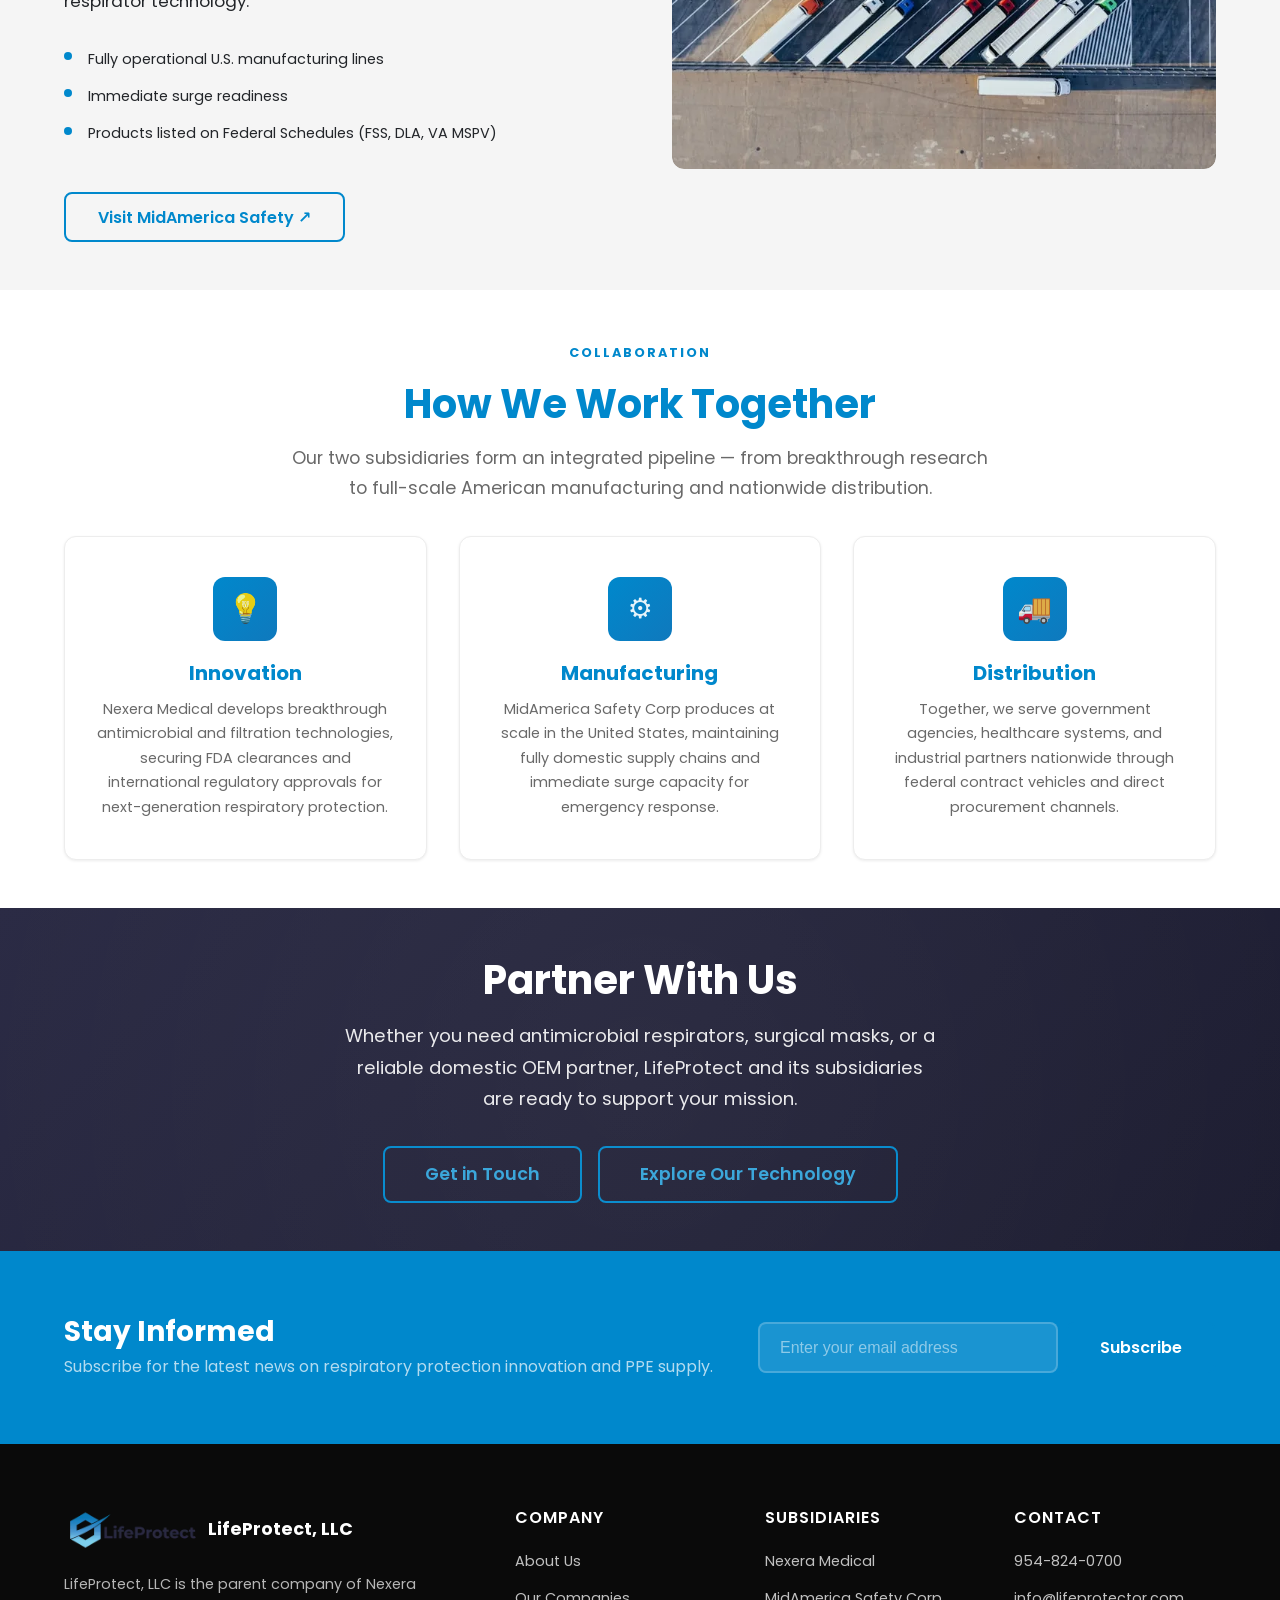
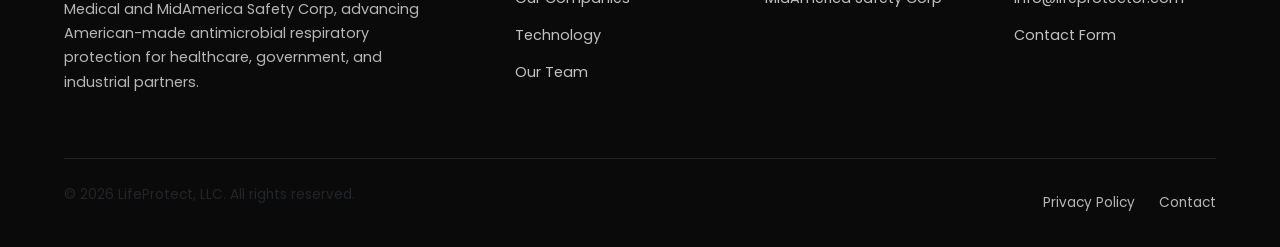
<file: companies.html>
<!DOCTYPE html>
<html lang="en" class="no-js">
<head>
  <meta charset="UTF-8">
  <meta name="viewport" content="width=device-width, initial-scale=1.0">
  <meta name="description" content="Learn about LifeProtect's two subsidiaries — Nexera Medical and MidAmerica Safety Corp — innovators in antimicrobial respiratory protection and domestic PPE manufacturing.">
  <title>Our Companies | LifeProtect, LLC</title>
  <link rel="canonical" href="https://www.lifeprotector.com/companies.html">
  <meta property="og:title" content="Our Companies | LifeProtect, LLC">
  <meta property="og:description" content="Learn about LifeProtect's two subsidiaries — Nexera Medical and MidAmerica Safety Corp — innovators in antimicrobial respiratory protection and domestic PPE manufacturing.">
  <meta property="og:url" content="https://www.lifeprotector.com/companies.html">
  <meta property="og:type" content="website">
  <meta property="og:image" content="https://www.lifeprotector.com/images/lifeprotect-logo.png">
  <meta property="og:site_name" content="LifeProtect, LLC">
  <link rel="preconnect" href="https://fonts.googleapis.com">
  <link rel="preconnect" href="https://fonts.gstatic.com" crossorigin>
  <link href="https://fonts.googleapis.com/css2?family=Poppins:wght@400;500;600;700&display=swap" rel="stylesheet">
  <link rel="stylesheet" href="css/styles.css">
  <link rel="icon" type="image/png" href="images/lifeprotect-logo.png">

    <!-- Google Analytics (replace G-XXXXXXXXXX with your tracking ID) -->
    <script async src="https://www.googletagmanager.com/gtag/js?id=G-XXXXXXXXXX"></script>
    <script>
      window.dataLayer = window.dataLayer || [];
      function gtag(){dataLayer.push(arguments);}
      gtag('js', new Date());
      gtag('config', 'G-XXXXXXXXXX');
    </script>

    <script type="application/ld+json">
    {
      "@context": "https://schema.org",
      "@type": "BreadcrumbList",
      "itemListElement": [
        {"@type": "ListItem", "position": 1, "name": "Home", "item": "https://www.lifeprotector.com/"},
        {"@type": "ListItem", "position": 2, "name": "Our Companies", "item": "https://www.lifeprotector.com/companies.html"}
      ]
    }
    </script>
</head>
<body>
  <a href="#main-content" class="skip-to-content">Skip to main content</a>

  <!-- Top Bar -->
  <div class="top-bar">
    <div class="container">
      <div class="top-bar__contact">
        <a href="tel:+19548240700">&#9742; 954-824-0700</a>
        <a href="mailto:info@lifeprotector.com">&#9993; info&#64;lifeprotector&#46;com</a>
      </div>
      <div class="top-bar__certs">
        <span>FDA Cleared &middot; NIOSH Certified &middot; Made in USA</span>
      </div>
    </div>
  </div>

  <!-- Header -->
  <header class="header">
    <div class="container">
      <a href="index.html" class="header__logo">
        <picture>
          <source srcset="images/lifeprotect-logo.webp" type="image/webp">
          <img src="images/lifeprotect-logo.png" alt="LifeProtect, LLC" class="header__logo-img" width="250" height="83">
        </picture>
      </a>
      <button class="nav__toggle" aria-label="Toggle navigation" aria-expanded="false">
        <span></span><span></span><span></span>
      </button>
      <nav class="nav" id="primary-nav" aria-label="Main navigation">
        <ul class="nav__list">
          <li class="nav__item"><a href="about.html" class="nav__link">About Us</a></li>
          <li class="nav__item"><a href="companies.html" class="nav__link nav__link--active">Our Companies</a></li>
          <li class="nav__item"><a href="technology.html" class="nav__link">Technology</a></li>
          <li class="nav__item"><a href="team.html" class="nav__link">Our Team</a></li>
          <li class="nav__item"><a href="contact.html" class="nav__link">Contact</a></li>
        </ul>
        <div class="nav__cta">
          <a href="contact.html" class="btn btn--primary">Get in Touch</a>
        </div>
      </nav>
    </div>
  </header>

  <main id="main-content">

  <!-- Page Hero -->
  <section class="page-hero">
    <div class="container">
      <nav aria-label="Breadcrumb" class="breadcrumb">
        <a href="index.html">Home</a>
        <span aria-hidden="true">/</span>
        <span aria-current="page">Our Companies</span>
      </nav>
      <h1>Our Companies</h1>
      <p>LifeProtect operates through two specialized subsidiaries &mdash; Nexera Medical and MidAmerica Safety Corp &mdash; combining breakthrough antimicrobial technology with scalable American manufacturing.</p>
    </div>
  </section>

  <!-- Nexera Medical -->
  <section class="section" id="nexera-medical">
    <div class="container">
      <div class="split-content">
        <div class="split-content__text">
          <span class="label">Subsidiary</span>
          <h2>Nexera Medical</h2>
          <p>Nexera Medical is an innovator in infection-fighting respiratory protection. Our flagship SpectraShield™ antimicrobial respirators combine NIOSH-certified filtration with embedded copper-silver zeolite technology to kill 99% of bacteria and viruses. FDA-cleared for extended multi-patient use and Health Canada and EU cleared for reusable use, our masks help reduce waste and cost while improving safety.</p>
          <ul class="company-card__highlights">
            <li>Made with U.S. materials - SpectraShield™ and Fosshield® technology</li>
            <li>3 FDA 510(k) clearances (8-hour extended use)</li>
            <li>N95 &amp; N99 certified</li>
            <li>Health Canada 28-day reusability approved</li>
          </ul>
          <a href="https://www.nexeramed.com" class="btn btn--outline" target="_blank" rel="noopener noreferrer">Visit Nexera Medical &#8599;</a>
        </div>
        <div class="split-content__visual">
          <picture>
            <source srcset="images/lab-research.webp" type="image/webp">
            <img src="images/lab-research.jpg" alt="Nexera Medical antimicrobial research and innovation" width="800" height="600" loading="lazy">
          </picture>
        </div>
      </div>
    </div>
  </section>

  <!-- MidAmerica Safety Corp -->
  <section class="section section--gray" id="midamerica-safety">
    <div class="container">
      <div class="split-content" style="direction: ltr;">
        <div class="split-content__visual" style="order: 2;">
          <picture>
            <source srcset="images/manufacturing.webp" type="image/webp">
            <img src="images/manufacturing.jpg" alt="MidAmerica Safety Corp manufacturing facility" width="800" height="600" loading="lazy">
          </picture>
        </div>
        <div class="split-content__text" style="order: 1;">
          <span class="label">Subsidiary</span>
          <h2>MidAmerica Safety Corp</h2>
          <p>MidAmerica Safety Corp is a U.S.-based manufacturer of FDA-approved Level 3 surgical masks and NIOSH-certified N95 and N99 respirators. Located in Elk Grove Village, IL, we maintain scalable production capacity and a secure, domestic supply chain to support emergency and routine healthcare PPE needs. MASC proudly serves as OEM for Nexera SpectraShield™ respirator technology.</p>
          <ul class="company-card__highlights">
            <li>Fully operational U.S. manufacturing lines</li>
            <li>Immediate surge readiness</li>
            <li>Products listed on Federal Schedules (FSS, DLA, VA MSPV)</li>
          </ul>
          <a href="https://www.midamericasafety.com" class="btn btn--outline" target="_blank" rel="noopener noreferrer">Visit MidAmerica Safety &#8599;</a>
        </div>
      </div>
    </div>
  </section>

  <!-- How We Work Together -->
  <section class="section" id="how-we-work">
    <div class="container">
      <div class="section-header">
        <span class="label">Collaboration</span>
        <h2>How We Work Together</h2>
        <p>Our two subsidiaries form an integrated pipeline &mdash; from breakthrough research to full-scale American manufacturing and nationwide distribution.</p>
      </div>
      <div class="features__grid">
        <div class="feature-card animate-on-scroll">
          <div class="feature-card__icon">&#128161;</div>
          <h4>Innovation</h4>
          <p>Nexera Medical develops breakthrough antimicrobial and filtration technologies, securing FDA clearances and international regulatory approvals for next-generation respiratory protection.</p>
        </div>
        <div class="feature-card animate-on-scroll">
          <div class="feature-card__icon">&#9881;</div>
          <h4>Manufacturing</h4>
          <p>MidAmerica Safety Corp produces at scale in the United States, maintaining fully domestic supply chains and immediate surge capacity for emergency response.</p>
        </div>
        <div class="feature-card animate-on-scroll">
          <div class="feature-card__icon">&#128666;</div>
          <h4>Distribution</h4>
          <p>Together, we serve government agencies, healthcare systems, and industrial partners nationwide through federal contract vehicles and direct procurement channels.</p>
        </div>
      </div>
    </div>
  </section>

  <!-- CTA: Partner With Us -->
  <section class="cta">
    <div class="container">
      <h2>Partner With Us</h2>
      <p>Whether you need antimicrobial respirators, surgical masks, or a reliable domestic OEM partner, LifeProtect and its subsidiaries are ready to support your mission.</p>
      <div class="cta__actions">
        <a href="contact.html" class="btn btn--secondary btn--lg">Get in Touch</a>
        <a href="technology.html" class="btn btn--secondary btn--lg">Explore Our Technology</a>
      </div>
    </div>
  </section>

  </main>

  <!-- Newsletter -->
  <section class="newsletter">
    <div class="container">
      <div>
        <h3>Stay Informed</h3>
        <p>Subscribe for the latest news on respiratory protection innovation and PPE supply.</p>
      </div>
      <form class="newsletter__form" action="https://formspree.io/f/mvgkjqwb" method="POST">
        <input type="email" class="newsletter__input" name="email" placeholder="Enter your email address" aria-label="Email address" required>
        <button type="submit" class="btn btn--primary">Subscribe</button>
      </form>
    </div>
  </section>

  <!-- Footer -->
  <footer class="footer">
    <div class="container">
      <div class="footer__grid">
        <div class="footer__about">
          <a href="index.html" class="footer__logo">
            <picture>
              <source srcset="images/lifeprotect-logo.webp" type="image/webp">
              <img src="images/lifeprotect-logo.png" alt="LifeProtect, LLC" class="footer__logo-img" width="56" height="56">
            </picture>
            <span class="footer__logo-name">LifeProtect, LLC</span>
          </a>
          <p>LifeProtect, LLC is the parent company of Nexera Medical and MidAmerica Safety Corp, advancing American-made antimicrobial respiratory protection for healthcare, government, and industrial partners.</p>
        </div>
        <div class="footer__col">
          <h4>Company</h4>
          <ul>
            <li><a href="about.html">About Us</a></li>
            <li><a href="companies.html">Our Companies</a></li>
            <li><a href="technology.html">Technology</a></li>
            <li><a href="team.html">Our Team</a></li>
          </ul>
        </div>
        <div class="footer__col">
          <h4>Subsidiaries</h4>
          <ul>
            <li><a href="https://www.nexeramed.com" target="_blank" rel="noopener noreferrer">Nexera Medical</a></li>
            <li><a href="https://www.midamericasafety.com" target="_blank" rel="noopener noreferrer">MidAmerica Safety Corp</a></li>
          </ul>
        </div>
        <div class="footer__col">
          <h4>Contact</h4>
          <ul>
            <li><a href="tel:+19548240700">954-824-0700</a></li>
            <li><a href="mailto:info@lifeprotector.com">info&#64;lifeprotector&#46;com</a></li>
            <li><a href="contact.html">Contact Form</a></li>
          </ul>
        </div>
      </div>
      <div class="footer__bottom">
        <p>&copy; 2026 LifeProtect, LLC. All rights reserved.</p>
        <div class="footer__legal">
          <a href="privacy.html">Privacy Policy</a>
          <a href="contact.html">Contact</a>
        </div>
      </div>
    </div>
  </footer>

  <script src="js/main.js" defer></script>
  <noscript><style>.animate-on-scroll{opacity:1;transform:none;}</style></noscript>
</body>
</html>
</file>
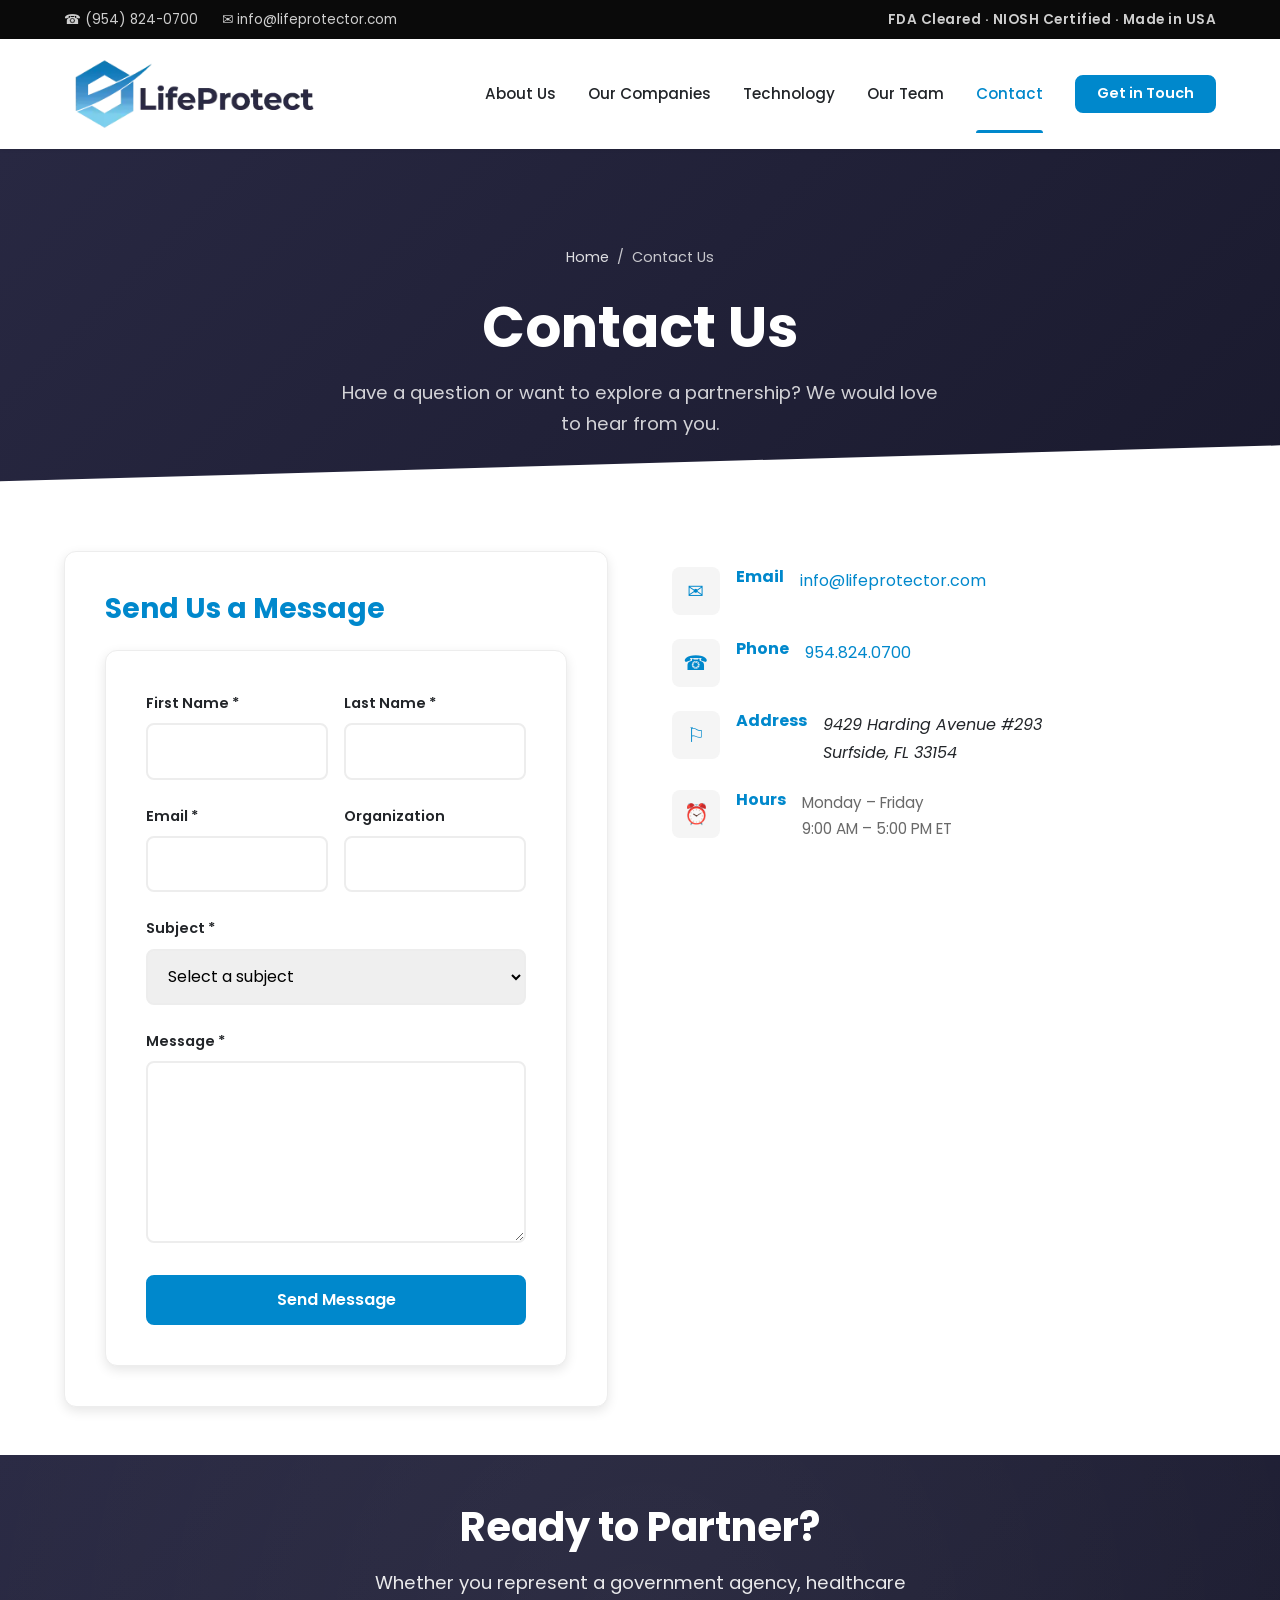
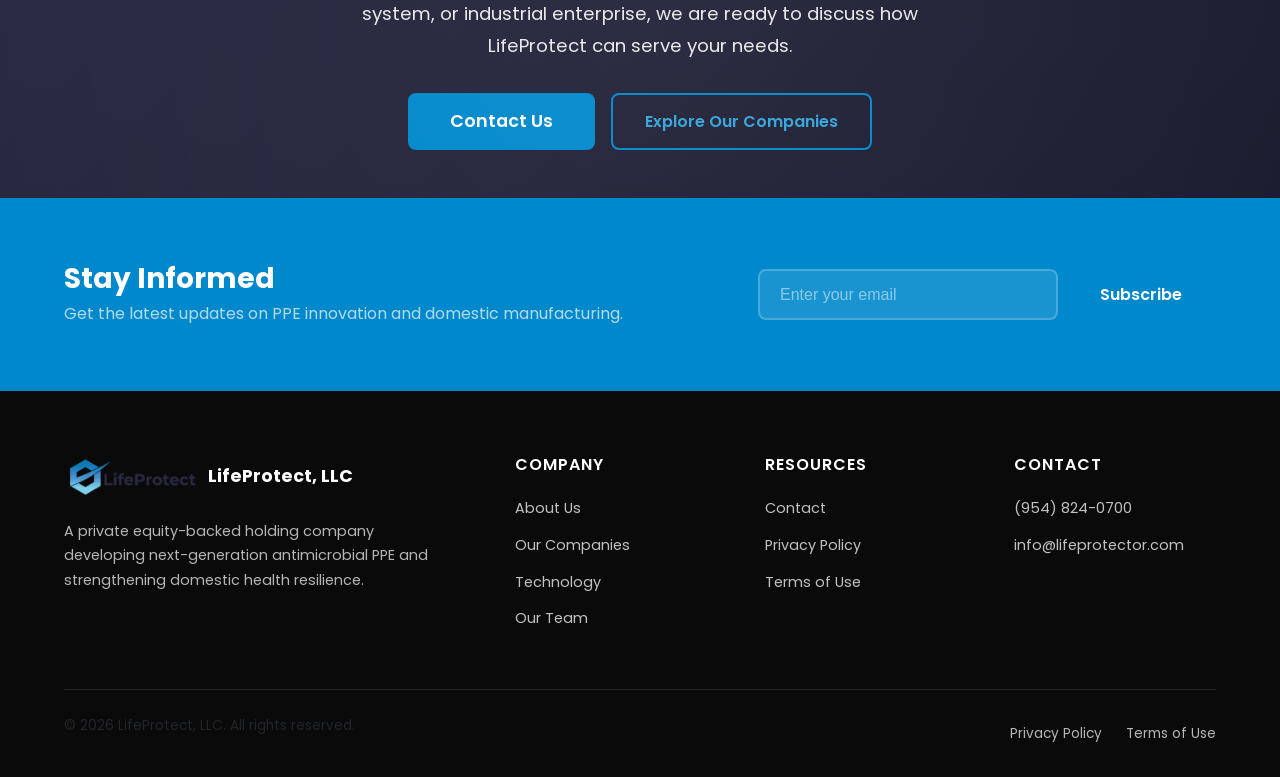
<file: contact.html>
<!DOCTYPE html>
<html lang="en" class="no-js">
<head>
  <meta charset="UTF-8">
  <meta name="viewport" content="width=device-width, initial-scale=1.0">
  <title>Contact Us | LifeProtect, LLC</title>
  <meta name="description" content="Get in touch with LifeProtect, LLC. Contact us for inquiries about our antimicrobial PPE products, partnerships, and government solutions.">
  <link rel="canonical" href="https://www.lifeprotector.com/contact.html">

  <!-- Open Graph -->
  <meta property="og:title" content="Contact Us | LifeProtect, LLC">
  <meta property="og:description" content="Get in touch with LifeProtect, LLC. Contact us for inquiries about our antimicrobial PPE products, partnerships, and government solutions.">
  <meta property="og:url" content="https://www.lifeprotector.com/contact.html">
  <meta property="og:type" content="website">
  <meta property="og:site_name" content="LifeProtect, LLC">
  <meta property="og:image" content="https://www.lifeprotector.com/images/lifeprotect-logo.png">

  <!-- Preconnect -->
  <link rel="preconnect" href="https://fonts.googleapis.com">
  <link rel="preconnect" href="https://fonts.gstatic.com" crossorigin>

  <!-- Google Fonts -->
  <link href="https://fonts.googleapis.com/css2?family=Poppins:wght@400;500;600;700&display=swap" rel="stylesheet">

  <!-- Styles -->
  <link rel="stylesheet" href="css/styles.css">

  <!-- Favicon -->
  <link rel="icon" type="image/png" href="images/lifeprotect-logo.png">

    <!-- Google Analytics (replace G-XXXXXXXXXX with your tracking ID) -->
    <script async src="https://www.googletagmanager.com/gtag/js?id=G-XXXXXXXXXX"></script>
    <script>
      window.dataLayer = window.dataLayer || [];
      function gtag(){dataLayer.push(arguments);}
      gtag('js', new Date());
      gtag('config', 'G-XXXXXXXXXX');
    </script>

    <script type="application/ld+json">
    {
      "@context": "https://schema.org",
      "@type": "BreadcrumbList",
      "itemListElement": [
        {"@type": "ListItem", "position": 1, "name": "Home", "item": "https://www.lifeprotector.com/"},
        {"@type": "ListItem", "position": 2, "name": "Contact", "item": "https://www.lifeprotector.com/contact.html"}
      ]
    }
    </script>
</head>
<body>

  <!-- Skip to Content -->
  <a href="#main-content" class="skip-to-content">Skip to main content</a>

  <!-- Top Bar -->
  <div class="top-bar" role="complementary" aria-label="Contact and certification information">
    <div class="container">
      <div class="top-bar__contact">
        <a href="tel:+19548240700">&#9742; (954) 824-0700</a>
        <a href="mailto:info@lifeprotector.com">&#9993; info@lifeprotector.com</a>
      </div>
      <div class="top-bar__certs">
        <span>FDA Cleared &middot; NIOSH Certified &middot; Made in USA</span>
      </div>
    </div>
  </div>

  <!-- Header -->
  <header class="header" role="banner">
    <div class="container">
      <a href="index.html" class="header__logo" aria-label="LifeProtect home">
        <picture>
          <source srcset="images/lifeprotect-logo.webp" type="image/webp">
          <img src="images/lifeprotect-logo.png" alt="LifeProtect, LLC logo" class="header__logo-img" width="250" height="83">
        </picture>
      </a>

      <button class="nav__toggle" aria-label="Toggle navigation" aria-expanded="false" aria-controls="primary-nav">
        <span></span>
        <span></span>
        <span></span>
      </button>

      <nav class="nav" id="primary-nav" role="navigation" aria-label="Primary navigation">
        <ul class="nav__list">
          <li class="nav__item">
            <a href="about.html" class="nav__link">About Us</a>
          </li>
          <li class="nav__item">
            <a href="companies.html" class="nav__link">Our Companies</a>
          </li>
          <li class="nav__item">
            <a href="technology.html" class="nav__link">Technology</a>
          </li>
          <li class="nav__item">
            <a href="team.html" class="nav__link">Our Team</a>
          </li>
          <li class="nav__item">
            <a href="contact.html" class="nav__link nav__link--active" aria-current="page">Contact</a>
          </li>
        </ul>
        <div class="nav__cta">
          <a href="contact.html" class="btn btn--primary btn--sm">Get in Touch</a>
        </div>
      </nav>
    </div>
  </header>

  <!-- Main Content -->
  <main id="main-content">

    <!-- Page Hero -->
    <section class="page-hero">
      <div class="container">
        <nav aria-label="Breadcrumb" class="breadcrumb">
          <a href="index.html">Home</a>
          <span aria-hidden="true">/</span>
          <span aria-current="page">Contact Us</span>
        </nav>
        <h1>Contact Us</h1>
        <p>Have a question or want to explore a partnership? We would love to hear from you.</p>
      </div>
    </section>

    <!-- Contact Section -->
    <section class="section" id="contact-form">
      <div class="container">
        <div class="contact__grid">

          <!-- Contact Form -->
          <div class="contact-form">
            <h3>Send Us a Message</h3>
            <form class="contact-form" action="https://formspree.io/f/xpwzgvkl" method="POST" aria-label="Contact form">
              <div class="form-row">
                <div class="form-group">
                  <label for="first-name">First Name <span aria-hidden="true">*</span></label>
                  <input type="text" id="first-name" name="first_name" required autocomplete="given-name">
                </div>
                <div class="form-group">
                  <label for="last-name">Last Name <span aria-hidden="true">*</span></label>
                  <input type="text" id="last-name" name="last_name" required autocomplete="family-name">
                </div>
              </div>

              <div class="form-row">
                <div class="form-group">
                  <label for="email">Email <span aria-hidden="true">*</span></label>
                  <input type="email" id="email" name="email" required autocomplete="email">
                </div>
                <div class="form-group">
                  <label for="organization">Organization</label>
                  <input type="text" id="organization" name="organization" autocomplete="organization">
                </div>
              </div>

              <div class="form-group">
                <label for="subject">Subject <span aria-hidden="true">*</span></label>
                <select id="subject" name="subject" required>
                  <option value="" disabled selected>Select a subject</option>
                  <option value="general">General Inquiry</option>
                  <option value="partnership">Partnership</option>
                  <option value="government">Government/Federal</option>
                  <option value="product">Product Information</option>
                  <option value="media">Media</option>
                </select>
              </div>

              <div class="form-group">
                <label for="message">Message <span aria-hidden="true">*</span></label>
                <textarea id="message" name="message" rows="6" required></textarea>
              </div>

              <button type="submit" class="btn btn--primary btn--full">Send Message</button>
            </form>
          </div>

          <!-- Contact Info -->
          <div class="contact-info">
            <div class="contact-detail">
              <div class="contact-detail__icon" aria-hidden="true">&#9993;</div>
              <h4>Email</h4>
              <a href="mailto:info@lifeprotector.com">info@lifeprotector.com</a>
            </div>

            <div class="contact-detail">
              <div class="contact-detail__icon" aria-hidden="true">&#9742;</div>
              <h4>Phone</h4>
              <a href="tel:+19548240700">954.824.0700</a>
            </div>

            <div class="contact-detail">
              <div class="contact-detail__icon" aria-hidden="true">&#9872;</div>
              <h4>Address</h4>
              <address>
                9429 Harding Avenue #293<br>
                Surfside, FL 33154
              </address>
            </div>

            <div class="contact-detail">
              <div class="contact-detail__icon" aria-hidden="true">&#9200;</div>
              <h4>Hours</h4>
              <p>Monday &ndash; Friday<br>9:00 AM &ndash; 5:00 PM ET</p>
            </div>
          </div>

        </div>
      </div>
    </section>

    <!-- CTA -->
    <section class="cta">
      <div class="container">
        <h2>Ready to Partner?</h2>
        <p>Whether you represent a government agency, healthcare system, or industrial enterprise, we are ready to discuss how LifeProtect can serve your needs.</p>
        <div class="cta__actions">
          <a href="contact.html" class="btn btn--primary btn--lg">Contact Us</a>
          <a href="companies.html" class="btn btn--secondary">Explore Our Companies</a>
        </div>
      </div>
    </section>

    <!-- Newsletter -->
    <section class="newsletter" aria-label="Newsletter signup">
      <div class="container">
        <div class="newsletter__text">
          <h3>Stay Informed</h3>
          <p>Get the latest updates on PPE innovation and domestic manufacturing.</p>
        </div>
        <form class="newsletter__form" action="https://formspree.io/f/mvgkjqwb" method="POST" aria-label="Newsletter subscription">
          <label for="newsletter-email" class="sr-only">Email address</label>
          <input type="email" id="newsletter-email" name="email" class="newsletter__input" placeholder="Enter your email" required autocomplete="email">
          <button type="submit" class="btn btn--primary">Subscribe</button>
        </form>
      </div>
    </section>

  </main>

  <!-- Footer -->
  <footer class="footer" role="contentinfo">
    <div class="container">
      <div class="footer__grid">
        <div class="footer__about">
          <a href="index.html" class="footer__logo" aria-label="LifeProtect home">
            <picture>
              <source srcset="images/lifeprotect-logo.webp" type="image/webp">
              <img src="images/lifeprotect-logo.png" alt="LifeProtect, LLC logo" class="footer__logo-img" width="56" height="56">
            </picture>
            <span class="footer__logo-name">LifeProtect, LLC</span>
          </a>
          <p>A private equity-backed holding company developing next-generation antimicrobial PPE and strengthening domestic health resilience.</p>
        </div>
        <div class="footer__col">
          <h4>Company</h4>
          <ul>
            <li><a href="about.html">About Us</a></li>
            <li><a href="companies.html">Our Companies</a></li>
            <li><a href="technology.html">Technology</a></li>
            <li><a href="team.html">Our Team</a></li>
          </ul>
        </div>
        <div class="footer__col">
          <h4>Resources</h4>
          <ul>
            <li><a href="contact.html">Contact</a></li>
            <li><a href="privacy.html">Privacy Policy</a></li>
            <li><a href="privacy.html#terms">Terms of Use</a></li>
          </ul>
        </div>
        <div class="footer__col">
          <h4>Contact</h4>
          <ul>
            <li><a href="tel:+19548240700">(954) 824-0700</a></li>
            <li><a href="mailto:info@lifeprotector.com">info@lifeprotector.com</a></li>
          </ul>
        </div>
      </div>
      <div class="footer__bottom">
        <p>&copy; 2026 LifeProtect, LLC. All rights reserved.</p>
        <div class="footer__legal">
          <a href="privacy.html">Privacy Policy</a>
          <a href="privacy.html#terms">Terms of Use</a>
        </div>
      </div>
    </div>
  </footer>

  <!-- Noscript Fallback -->
  <noscript>
    <style>
      .animate-on-scroll { opacity: 1; transform: none; }
    </style>
  </noscript>

  <!-- Scripts -->
  <script src="js/main.js" defer></script>
</body>
</html>
</file>
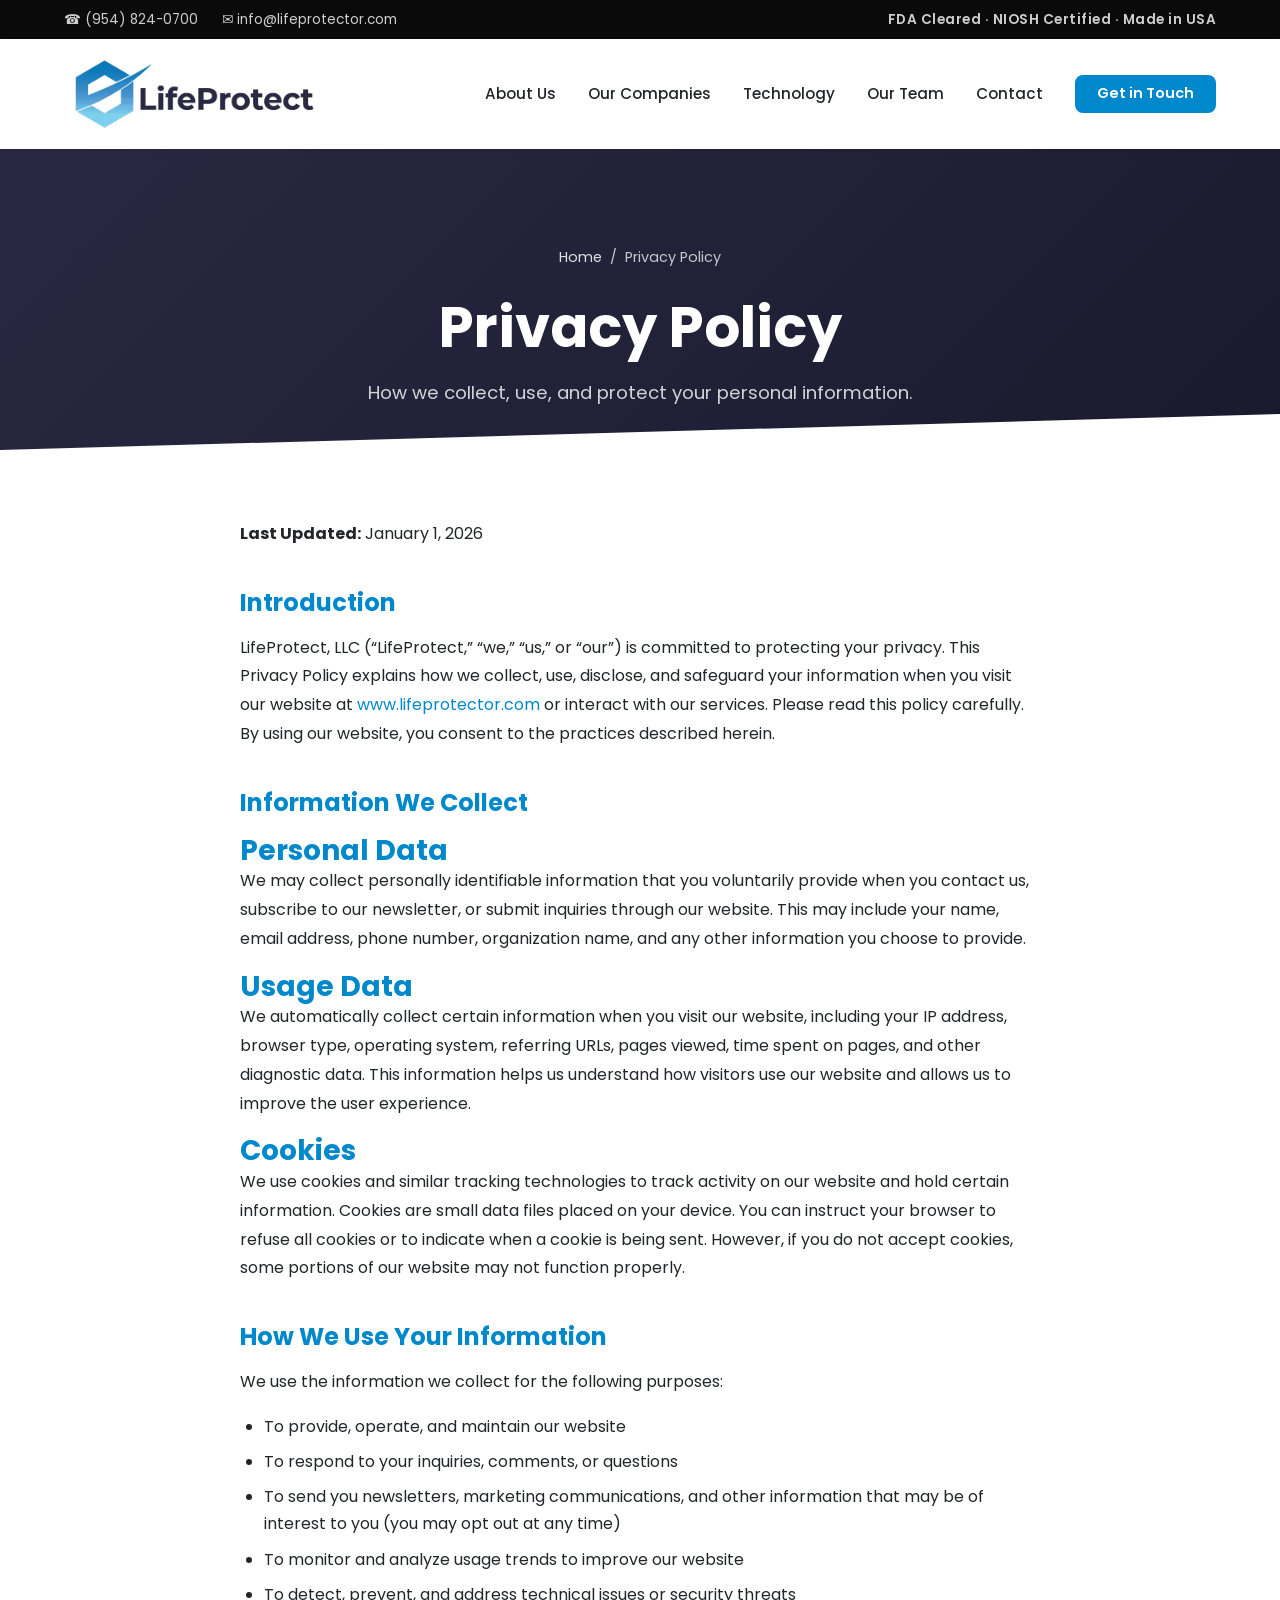
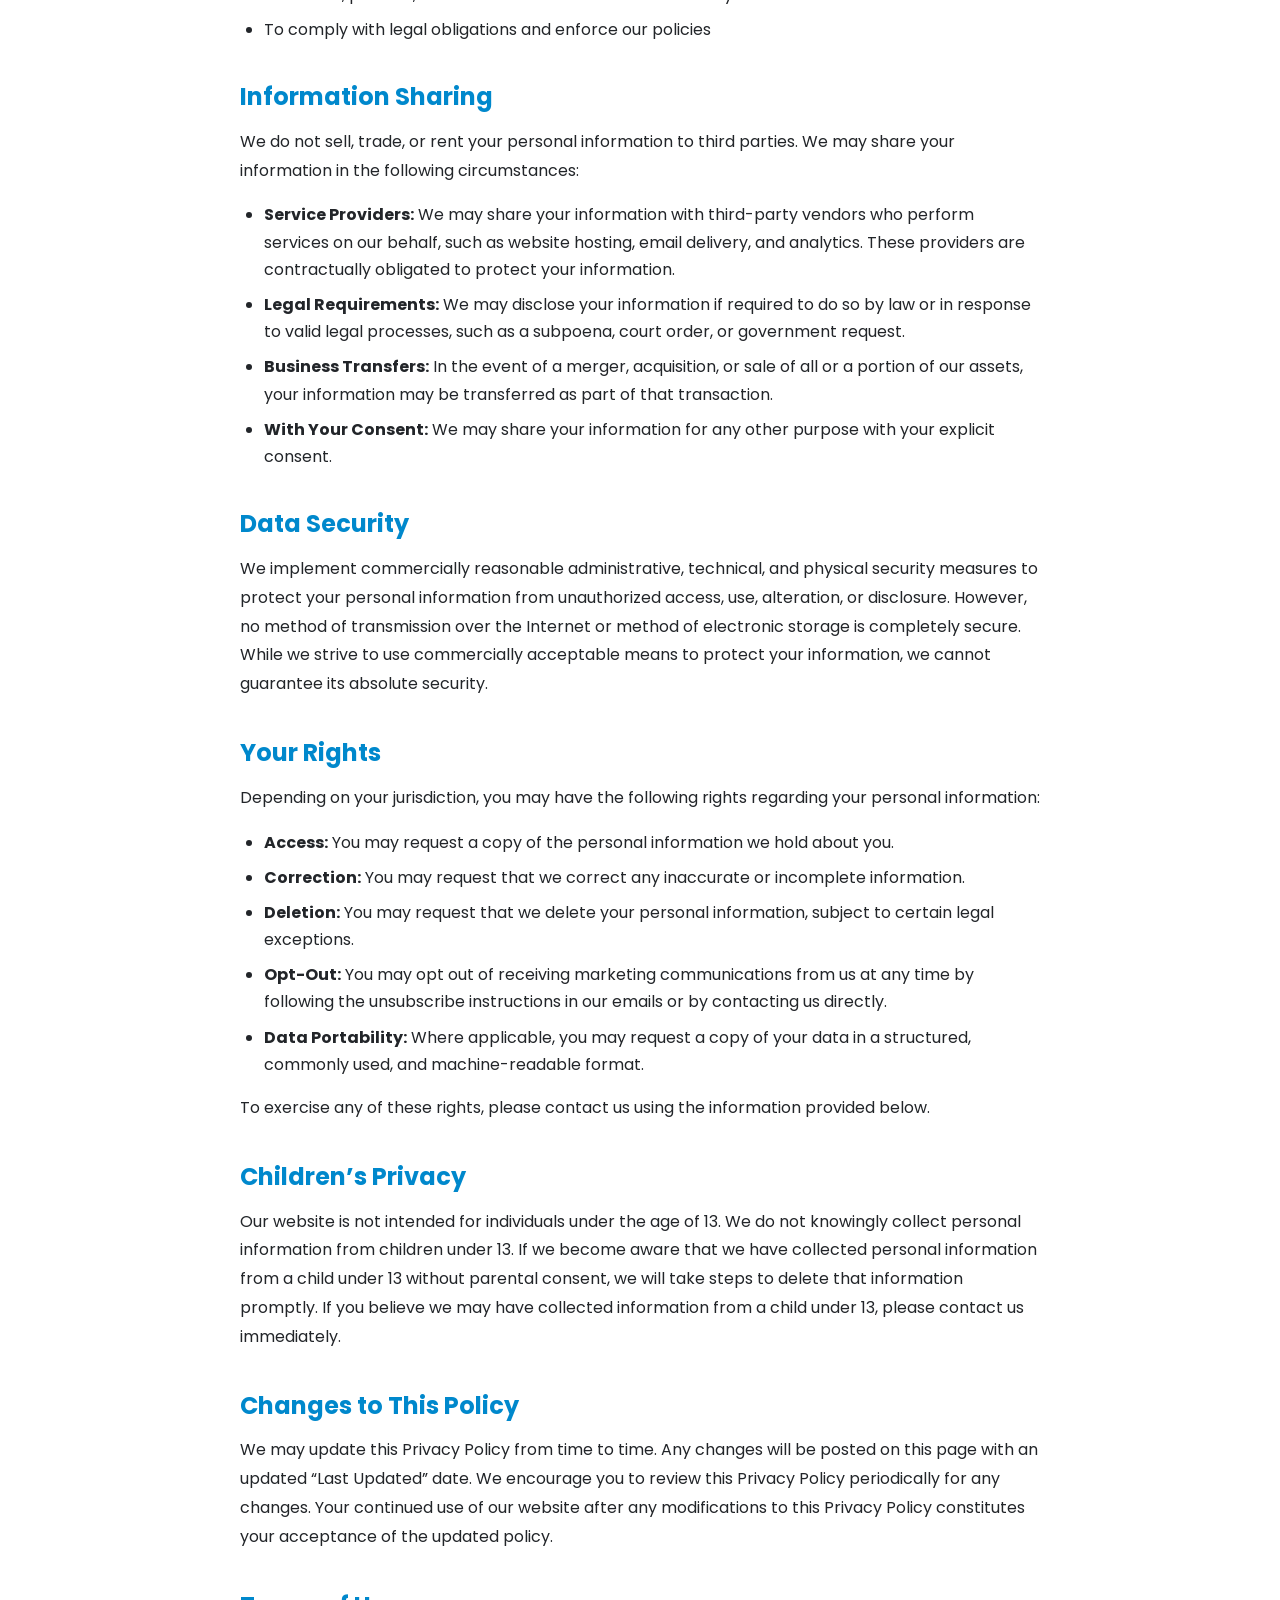
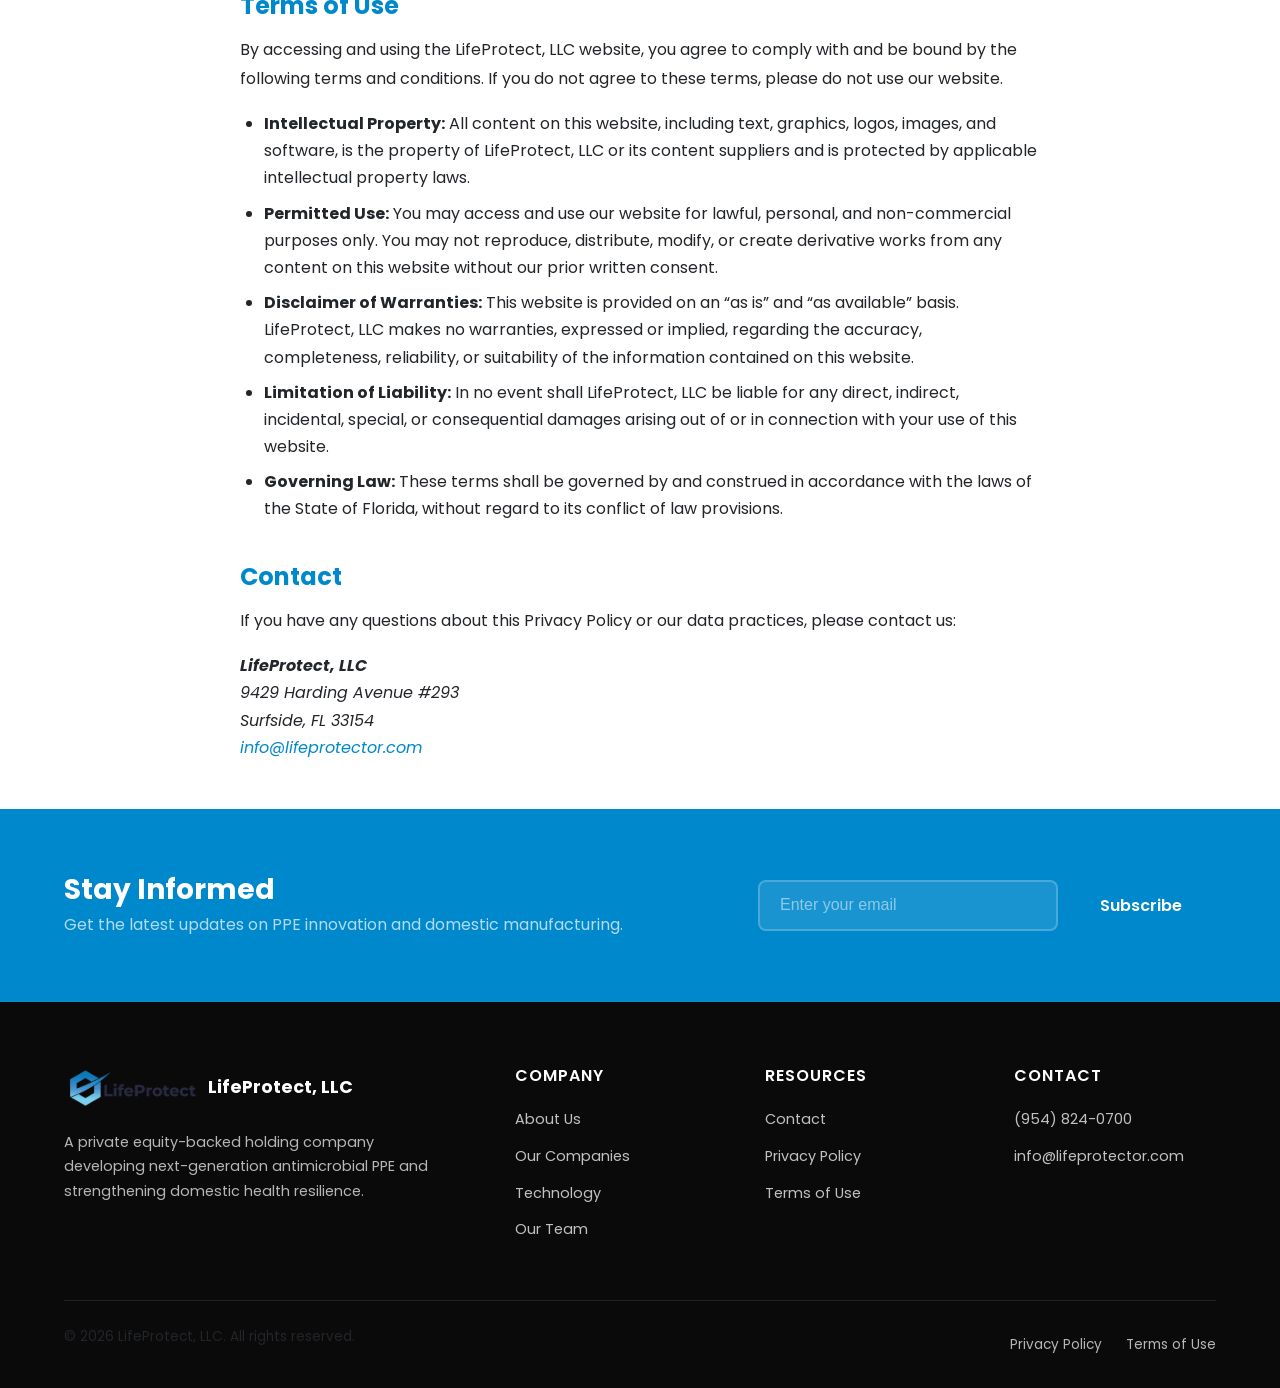
<file: privacy.html>
<!DOCTYPE html>
<html lang="en" class="no-js">
<head>
  <meta charset="UTF-8">
  <meta name="viewport" content="width=device-width, initial-scale=1.0">
  <title>Privacy Policy | LifeProtect, LLC</title>
  <meta name="description" content="LifeProtect, LLC privacy policy. Learn how we collect, use, and protect your personal information.">
  <link rel="canonical" href="https://www.lifeprotector.com/privacy.html">

  <!-- Open Graph -->
  <meta property="og:title" content="Privacy Policy | LifeProtect, LLC">
  <meta property="og:description" content="LifeProtect, LLC privacy policy. Learn how we collect, use, and protect your personal information.">
  <meta property="og:url" content="https://www.lifeprotector.com/privacy.html">
  <meta property="og:type" content="website">
  <meta property="og:site_name" content="LifeProtect, LLC">
  <meta property="og:image" content="https://www.lifeprotector.com/images/lifeprotect-logo.png">

  <!-- Preconnect -->
  <link rel="preconnect" href="https://fonts.googleapis.com">
  <link rel="preconnect" href="https://fonts.gstatic.com" crossorigin>

  <!-- Google Fonts -->
  <link href="https://fonts.googleapis.com/css2?family=Poppins:wght@400;500;600;700&display=swap" rel="stylesheet">

  <!-- Styles -->
  <link rel="stylesheet" href="css/styles.css">

  <!-- Favicon -->
  <link rel="icon" type="image/png" href="images/lifeprotect-logo.png">

    <!-- Google Analytics (replace G-XXXXXXXXXX with your tracking ID) -->
    <script async src="https://www.googletagmanager.com/gtag/js?id=G-XXXXXXXXXX"></script>
    <script>
      window.dataLayer = window.dataLayer || [];
      function gtag(){dataLayer.push(arguments);}
      gtag('js', new Date());
      gtag('config', 'G-XXXXXXXXXX');
    </script>

    <script type="application/ld+json">
    {
      "@context": "https://schema.org",
      "@type": "BreadcrumbList",
      "itemListElement": [
        {"@type": "ListItem", "position": 1, "name": "Home", "item": "https://www.lifeprotector.com/"},
        {"@type": "ListItem", "position": 2, "name": "Privacy Policy", "item": "https://www.lifeprotector.com/privacy.html"}
      ]
    }
    </script>
</head>
<body>

  <!-- Skip to Content -->
  <a href="#main-content" class="skip-to-content">Skip to main content</a>

  <!-- Top Bar -->
  <div class="top-bar" role="complementary" aria-label="Contact and certification information">
    <div class="container">
      <div class="top-bar__contact">
        <a href="tel:+19548240700">&#9742; (954) 824-0700</a>
        <a href="mailto:info@lifeprotector.com">&#9993; info@lifeprotector.com</a>
      </div>
      <div class="top-bar__certs">
        <span>FDA Cleared &middot; NIOSH Certified &middot; Made in USA</span>
      </div>
    </div>
  </div>

  <!-- Header -->
  <header class="header" role="banner">
    <div class="container">
      <a href="index.html" class="header__logo" aria-label="LifeProtect home">
        <picture>
          <source srcset="images/lifeprotect-logo.webp" type="image/webp">
          <img src="images/lifeprotect-logo.png" alt="LifeProtect, LLC logo" class="header__logo-img" width="250" height="83">
        </picture>
      </a>

      <button class="nav__toggle" aria-label="Toggle navigation" aria-expanded="false" aria-controls="primary-nav">
        <span></span>
        <span></span>
        <span></span>
      </button>

      <nav class="nav" id="primary-nav" role="navigation" aria-label="Primary navigation">
        <ul class="nav__list">
          <li class="nav__item">
            <a href="about.html" class="nav__link">About Us</a>
          </li>
          <li class="nav__item">
            <a href="companies.html" class="nav__link">Our Companies</a>
          </li>
          <li class="nav__item">
            <a href="technology.html" class="nav__link">Technology</a>
          </li>
          <li class="nav__item">
            <a href="team.html" class="nav__link">Our Team</a>
          </li>
          <li class="nav__item">
            <a href="contact.html" class="nav__link">Contact</a>
          </li>
        </ul>
        <div class="nav__cta">
          <a href="contact.html" class="btn btn--primary btn--sm">Get in Touch</a>
        </div>
      </nav>
    </div>
  </header>

  <!-- Main Content -->
  <main id="main-content">

    <!-- Page Hero -->
    <section class="page-hero">
      <div class="container">
        <nav aria-label="Breadcrumb" class="breadcrumb">
          <a href="index.html">Home</a>
          <span aria-hidden="true">/</span>
          <span aria-current="page">Privacy Policy</span>
        </nav>
        <h1>Privacy Policy</h1>
        <p>How we collect, use, and protect your personal information.</p>
      </div>
    </section>

    <!-- Privacy Policy Content -->
    <section class="section" id="privacy-policy">
      <div class="container">
        <div class="legal-content">

          <p class="legal-content__updated"><strong>Last Updated:</strong> January 1, 2026</p>

          <!-- Introduction -->
          <h2 id="introduction">Introduction</h2>
          <p>LifeProtect, LLC (&ldquo;LifeProtect,&rdquo; &ldquo;we,&rdquo; &ldquo;us,&rdquo; or &ldquo;our&rdquo;) is committed to protecting your privacy. This Privacy Policy explains how we collect, use, disclose, and safeguard your information when you visit our website at <a href="https://www.lifeprotector.com" rel="noopener noreferrer">www.lifeprotector.com</a> or interact with our services. Please read this policy carefully. By using our website, you consent to the practices described herein.</p>

          <!-- Information We Collect -->
          <h2 id="information-we-collect">Information We Collect</h2>

          <h3>Personal Data</h3>
          <p>We may collect personally identifiable information that you voluntarily provide when you contact us, subscribe to our newsletter, or submit inquiries through our website. This may include your name, email address, phone number, organization name, and any other information you choose to provide.</p>

          <h3>Usage Data</h3>
          <p>We automatically collect certain information when you visit our website, including your IP address, browser type, operating system, referring URLs, pages viewed, time spent on pages, and other diagnostic data. This information helps us understand how visitors use our website and allows us to improve the user experience.</p>

          <h3>Cookies</h3>
          <p>We use cookies and similar tracking technologies to track activity on our website and hold certain information. Cookies are small data files placed on your device. You can instruct your browser to refuse all cookies or to indicate when a cookie is being sent. However, if you do not accept cookies, some portions of our website may not function properly.</p>

          <!-- How We Use Your Information -->
          <h2 id="how-we-use">How We Use Your Information</h2>
          <p>We use the information we collect for the following purposes:</p>
          <ul>
            <li>To provide, operate, and maintain our website</li>
            <li>To respond to your inquiries, comments, or questions</li>
            <li>To send you newsletters, marketing communications, and other information that may be of interest to you (you may opt out at any time)</li>
            <li>To monitor and analyze usage trends to improve our website</li>
            <li>To detect, prevent, and address technical issues or security threats</li>
            <li>To comply with legal obligations and enforce our policies</li>
          </ul>

          <!-- Information Sharing -->
          <h2 id="information-sharing">Information Sharing</h2>
          <p>We do not sell, trade, or rent your personal information to third parties. We may share your information in the following circumstances:</p>
          <ul>
            <li><strong>Service Providers:</strong> We may share your information with third-party vendors who perform services on our behalf, such as website hosting, email delivery, and analytics. These providers are contractually obligated to protect your information.</li>
            <li><strong>Legal Requirements:</strong> We may disclose your information if required to do so by law or in response to valid legal processes, such as a subpoena, court order, or government request.</li>
            <li><strong>Business Transfers:</strong> In the event of a merger, acquisition, or sale of all or a portion of our assets, your information may be transferred as part of that transaction.</li>
            <li><strong>With Your Consent:</strong> We may share your information for any other purpose with your explicit consent.</li>
          </ul>

          <!-- Data Security -->
          <h2 id="data-security">Data Security</h2>
          <p>We implement commercially reasonable administrative, technical, and physical security measures to protect your personal information from unauthorized access, use, alteration, or disclosure. However, no method of transmission over the Internet or method of electronic storage is completely secure. While we strive to use commercially acceptable means to protect your information, we cannot guarantee its absolute security.</p>

          <!-- Your Rights -->
          <h2 id="your-rights">Your Rights</h2>
          <p>Depending on your jurisdiction, you may have the following rights regarding your personal information:</p>
          <ul>
            <li><strong>Access:</strong> You may request a copy of the personal information we hold about you.</li>
            <li><strong>Correction:</strong> You may request that we correct any inaccurate or incomplete information.</li>
            <li><strong>Deletion:</strong> You may request that we delete your personal information, subject to certain legal exceptions.</li>
            <li><strong>Opt-Out:</strong> You may opt out of receiving marketing communications from us at any time by following the unsubscribe instructions in our emails or by contacting us directly.</li>
            <li><strong>Data Portability:</strong> Where applicable, you may request a copy of your data in a structured, commonly used, and machine-readable format.</li>
          </ul>
          <p>To exercise any of these rights, please contact us using the information provided below.</p>

          <!-- Children's Privacy -->
          <h2 id="childrens-privacy">Children&rsquo;s Privacy</h2>
          <p>Our website is not intended for individuals under the age of 13. We do not knowingly collect personal information from children under 13. If we become aware that we have collected personal information from a child under 13 without parental consent, we will take steps to delete that information promptly. If you believe we may have collected information from a child under 13, please contact us immediately.</p>

          <!-- Changes to This Policy -->
          <h2 id="changes">Changes to This Policy</h2>
          <p>We may update this Privacy Policy from time to time. Any changes will be posted on this page with an updated &ldquo;Last Updated&rdquo; date. We encourage you to review this Privacy Policy periodically for any changes. Your continued use of our website after any modifications to this Privacy Policy constitutes your acceptance of the updated policy.</p>

          <!-- Terms of Use -->
          <h2 id="terms">Terms of Use</h2>
          <p>By accessing and using the LifeProtect, LLC website, you agree to comply with and be bound by the following terms and conditions. If you do not agree to these terms, please do not use our website.</p>
          <ul>
            <li><strong>Intellectual Property:</strong> All content on this website, including text, graphics, logos, images, and software, is the property of LifeProtect, LLC or its content suppliers and is protected by applicable intellectual property laws.</li>
            <li><strong>Permitted Use:</strong> You may access and use our website for lawful, personal, and non-commercial purposes only. You may not reproduce, distribute, modify, or create derivative works from any content on this website without our prior written consent.</li>
            <li><strong>Disclaimer of Warranties:</strong> This website is provided on an &ldquo;as is&rdquo; and &ldquo;as available&rdquo; basis. LifeProtect, LLC makes no warranties, expressed or implied, regarding the accuracy, completeness, reliability, or suitability of the information contained on this website.</li>
            <li><strong>Limitation of Liability:</strong> In no event shall LifeProtect, LLC be liable for any direct, indirect, incidental, special, or consequential damages arising out of or in connection with your use of this website.</li>
            <li><strong>Governing Law:</strong> These terms shall be governed by and construed in accordance with the laws of the State of Florida, without regard to its conflict of law provisions.</li>
          </ul>

          <!-- Contact Information -->
          <h2 id="contact">Contact</h2>
          <p>If you have any questions about this Privacy Policy or our data practices, please contact us:</p>
          <address class="legal-content__address">
            <strong>LifeProtect, LLC</strong><br>
            9429 Harding Avenue #293<br>
            Surfside, FL 33154<br>
            <a href="mailto:info@lifeprotector.com">info@lifeprotector.com</a>
          </address>

        </div>
      </div>
    </section>

    <!-- Newsletter -->
    <section class="newsletter" aria-label="Newsletter signup">
      <div class="container">
        <div class="newsletter__text">
          <h3>Stay Informed</h3>
          <p>Get the latest updates on PPE innovation and domestic manufacturing.</p>
        </div>
        <form class="newsletter__form" action="https://formspree.io/f/mvgkjqwb" method="POST" aria-label="Newsletter subscription">
          <label for="newsletter-email" class="sr-only">Email address</label>
          <input type="email" id="newsletter-email" name="email" class="newsletter__input" placeholder="Enter your email" required autocomplete="email">
          <button type="submit" class="btn btn--primary">Subscribe</button>
        </form>
      </div>
    </section>

  </main>

  <!-- Footer -->
  <footer class="footer" role="contentinfo">
    <div class="container">
      <div class="footer__grid">
        <div class="footer__about">
          <a href="index.html" class="footer__logo" aria-label="LifeProtect home">
            <picture>
              <source srcset="images/lifeprotect-logo.webp" type="image/webp">
              <img src="images/lifeprotect-logo.png" alt="LifeProtect, LLC logo" class="footer__logo-img" width="56" height="56">
            </picture>
            <span class="footer__logo-name">LifeProtect, LLC</span>
          </a>
          <p>A private equity-backed holding company developing next-generation antimicrobial PPE and strengthening domestic health resilience.</p>
        </div>
        <div class="footer__col">
          <h4>Company</h4>
          <ul>
            <li><a href="about.html">About Us</a></li>
            <li><a href="companies.html">Our Companies</a></li>
            <li><a href="technology.html">Technology</a></li>
            <li><a href="team.html">Our Team</a></li>
          </ul>
        </div>
        <div class="footer__col">
          <h4>Resources</h4>
          <ul>
            <li><a href="contact.html">Contact</a></li>
            <li><a href="privacy.html">Privacy Policy</a></li>
            <li><a href="privacy.html#terms">Terms of Use</a></li>
          </ul>
        </div>
        <div class="footer__col">
          <h4>Contact</h4>
          <ul>
            <li><a href="tel:+19548240700">(954) 824-0700</a></li>
            <li><a href="mailto:info@lifeprotector.com">info@lifeprotector.com</a></li>
          </ul>
        </div>
      </div>
      <div class="footer__bottom">
        <p>&copy; 2026 LifeProtect, LLC. All rights reserved.</p>
        <div class="footer__legal">
          <a href="privacy.html">Privacy Policy</a>
          <a href="privacy.html#terms">Terms of Use</a>
        </div>
      </div>
    </div>
  </footer>

  <!-- Noscript Fallback -->
  <noscript>
    <style>
      .animate-on-scroll { opacity: 1; transform: none; }
    </style>
  </noscript>

  <!-- Scripts -->
  <script src="js/main.js" defer></script>
</body>
</html>
</file>
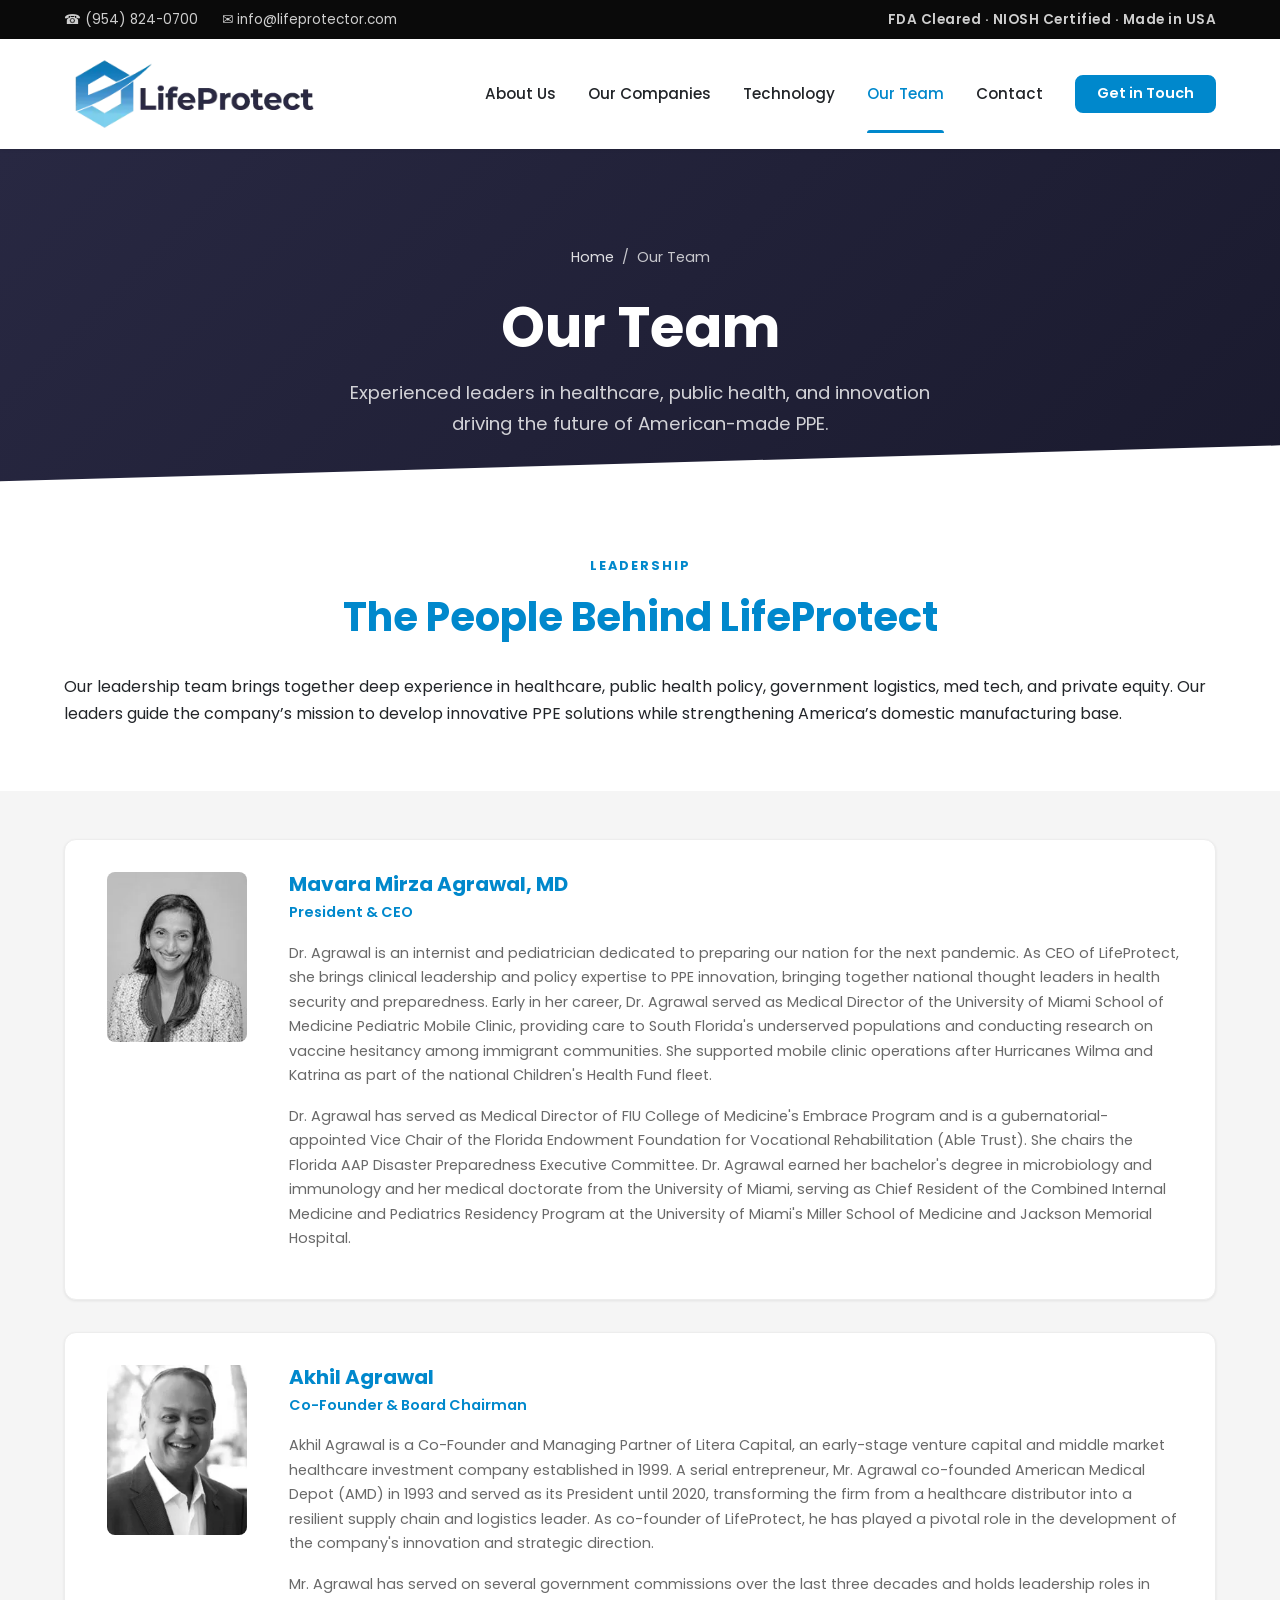
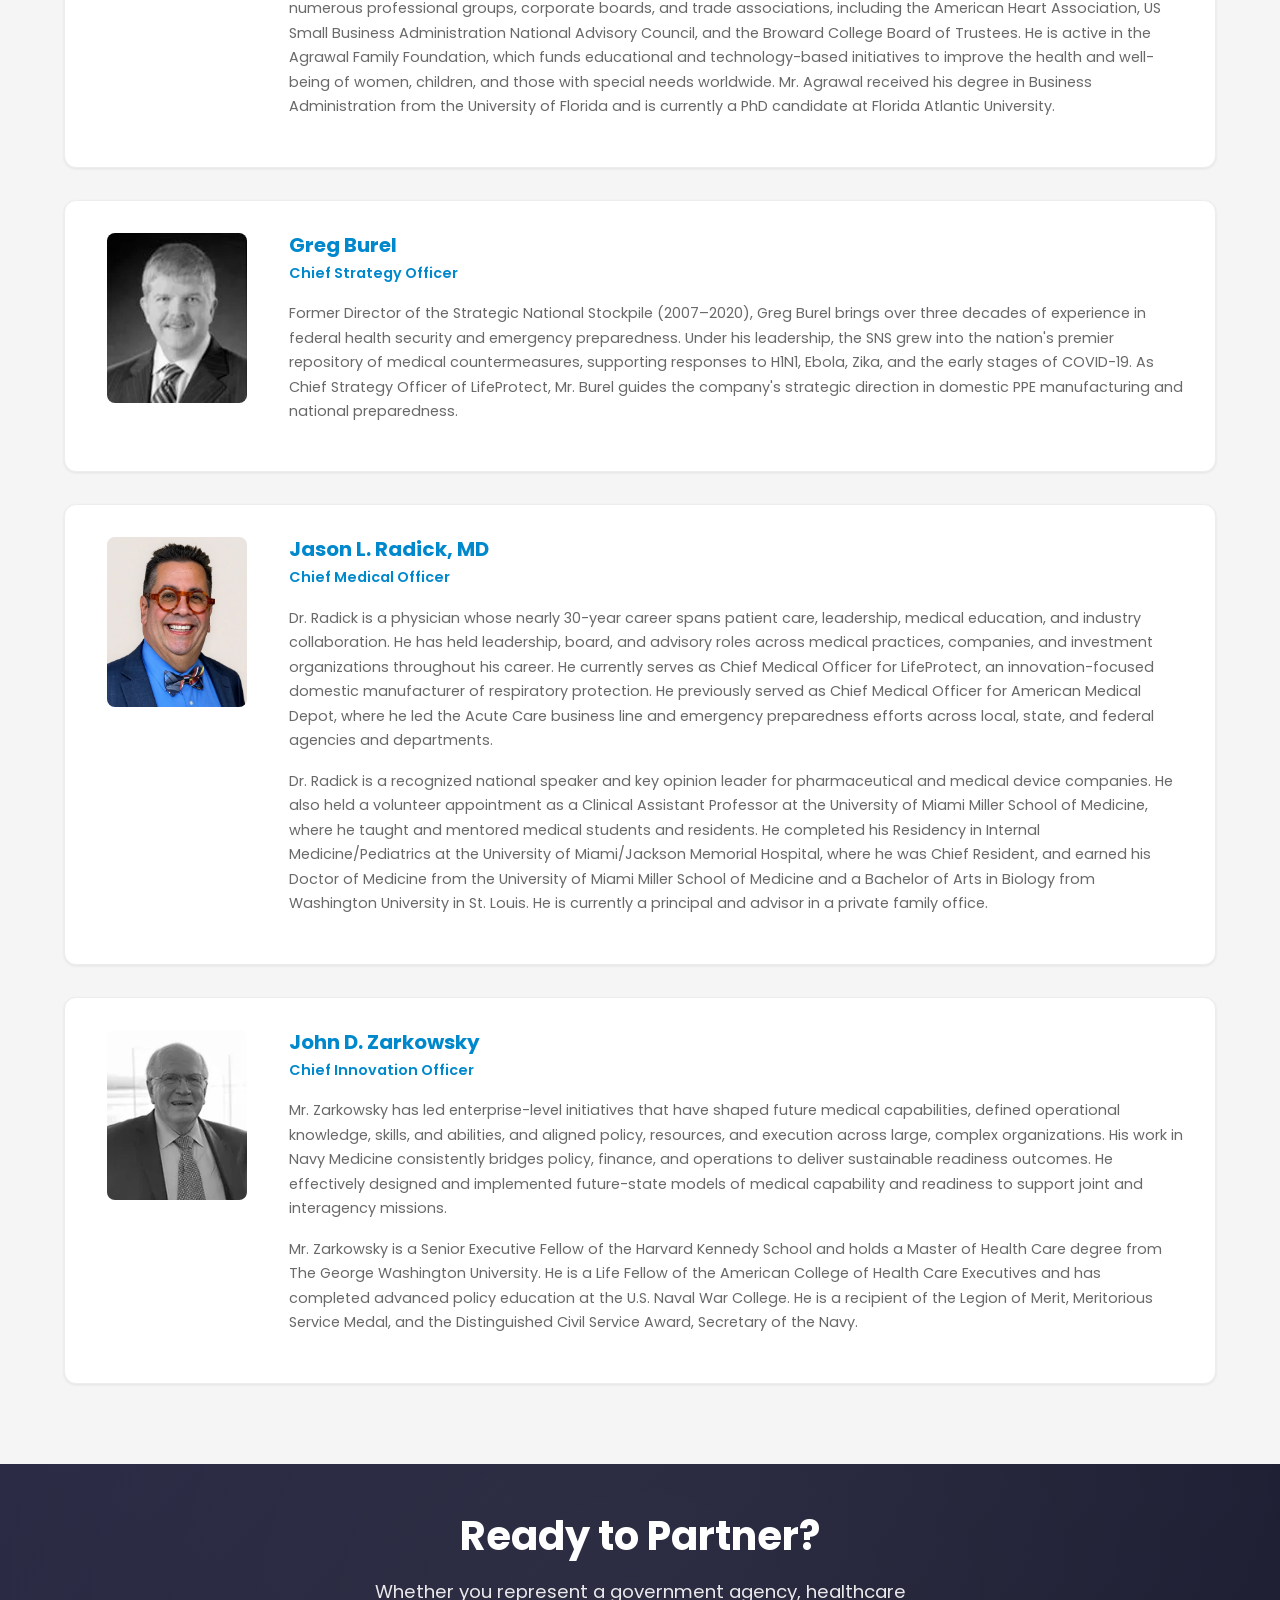
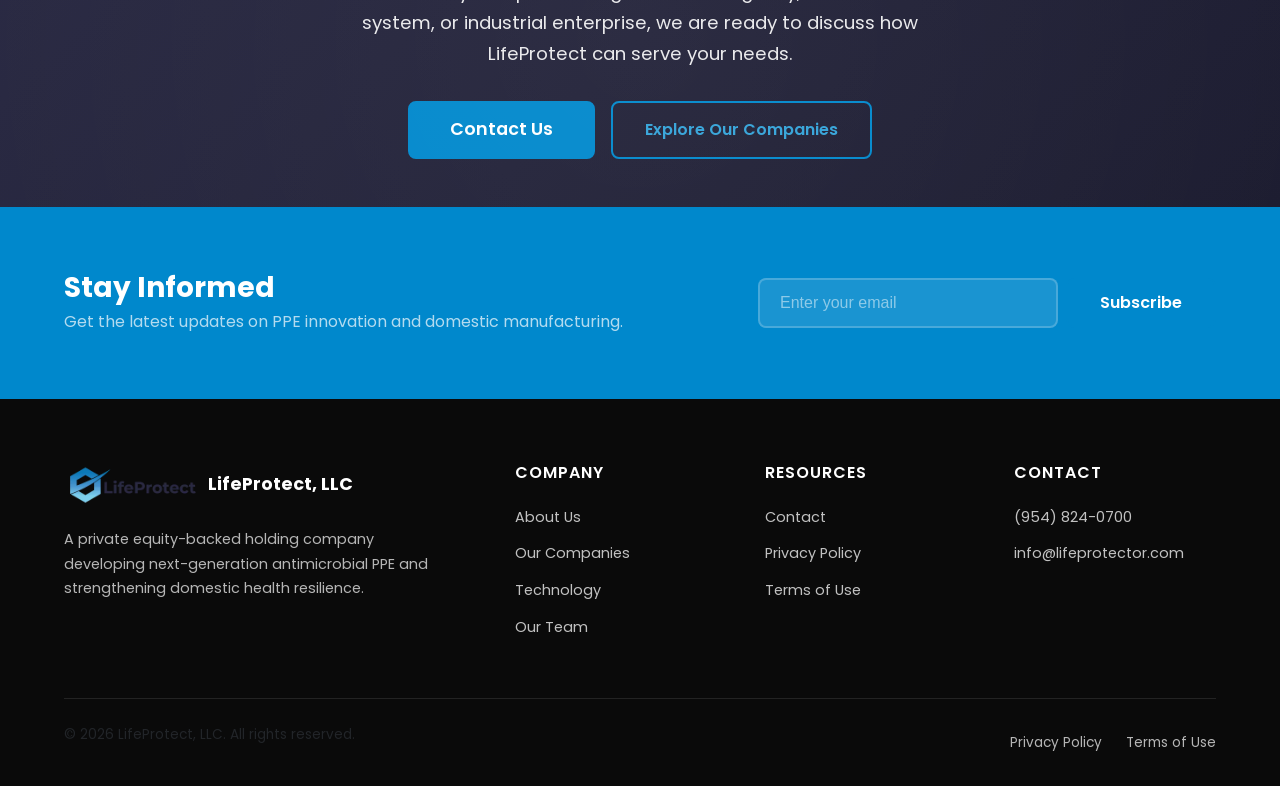
<file: team.html>
<!DOCTYPE html>
<html lang="en" class="no-js">
<head>
  <meta charset="UTF-8">
  <meta name="viewport" content="width=device-width, initial-scale=1.0">
  <title>Our Team | LifeProtect, LLC</title>
  <meta name="description" content="Meet the LifeProtect leadership team bringing deep experience in healthcare, public health policy, government logistics, med tech, and private equity.">
  <link rel="canonical" href="https://www.lifeprotector.com/team.html">

  <!-- Open Graph -->
  <meta property="og:title" content="Our Team | LifeProtect, LLC">
  <meta property="og:description" content="Meet the LifeProtect leadership team bringing deep experience in healthcare, public health policy, government logistics, med tech, and private equity.">
  <meta property="og:url" content="https://www.lifeprotector.com/team.html">
  <meta property="og:type" content="website">
  <meta property="og:site_name" content="LifeProtect, LLC">
  <meta property="og:image" content="https://www.lifeprotector.com/images/lifeprotect-logo.png">

  <!-- Preconnect -->
  <link rel="preconnect" href="https://fonts.googleapis.com">
  <link rel="preconnect" href="https://fonts.gstatic.com" crossorigin>

  <!-- Google Fonts -->
  <link href="https://fonts.googleapis.com/css2?family=Poppins:wght@400;500;600;700&display=swap" rel="stylesheet">

  <!-- Styles -->
  <link rel="stylesheet" href="css/styles.css">

  <!-- Favicon -->
  <link rel="icon" type="image/png" href="images/lifeprotect-logo.png">

    <!-- Google Analytics (replace G-XXXXXXXXXX with your tracking ID) -->
    <script async src="https://www.googletagmanager.com/gtag/js?id=G-XXXXXXXXXX"></script>
    <script>
      window.dataLayer = window.dataLayer || [];
      function gtag(){dataLayer.push(arguments);}
      gtag('js', new Date());
      gtag('config', 'G-XXXXXXXXXX');
    </script>

    <script type="application/ld+json">
    {
      "@context": "https://schema.org",
      "@type": "BreadcrumbList",
      "itemListElement": [
        {"@type": "ListItem", "position": 1, "name": "Home", "item": "https://www.lifeprotector.com/"},
        {"@type": "ListItem", "position": 2, "name": "Our Team", "item": "https://www.lifeprotector.com/team.html"}
      ]
    }
    </script>
</head>
<body>

  <!-- Skip to Content -->
  <a href="#main-content" class="skip-to-content">Skip to main content</a>

  <!-- Top Bar -->
  <div class="top-bar" role="complementary" aria-label="Contact and certification information">
    <div class="container">
      <div class="top-bar__contact">
        <a href="tel:+19548240700">&#9742; (954) 824-0700</a>
        <a href="mailto:info@lifeprotector.com">&#9993; info@lifeprotector.com</a>
      </div>
      <div class="top-bar__certs">
        <span>FDA Cleared &middot; NIOSH Certified &middot; Made in USA</span>
      </div>
    </div>
  </div>

  <!-- Header -->
  <header class="header" role="banner">
    <div class="container">
      <a href="index.html" class="header__logo" aria-label="LifeProtect home">
        <picture>
          <source srcset="images/lifeprotect-logo.webp" type="image/webp">
          <img src="images/lifeprotect-logo.png" alt="LifeProtect, LLC logo" class="header__logo-img" width="250" height="83">
        </picture>
      </a>

      <button class="nav__toggle" aria-label="Toggle navigation" aria-expanded="false" aria-controls="primary-nav">
        <span></span>
        <span></span>
        <span></span>
      </button>

      <nav class="nav" id="primary-nav" role="navigation" aria-label="Primary navigation">
        <ul class="nav__list">
          <li class="nav__item">
            <a href="about.html" class="nav__link">About Us</a>
          </li>
          <li class="nav__item">
            <a href="companies.html" class="nav__link">Our Companies</a>
          </li>
          <li class="nav__item">
            <a href="technology.html" class="nav__link">Technology</a>
          </li>
          <li class="nav__item">
            <a href="team.html" class="nav__link nav__link--active" aria-current="page">Our Team</a>
          </li>
          <li class="nav__item">
            <a href="contact.html" class="nav__link">Contact</a>
          </li>
        </ul>
        <div class="nav__cta">
          <a href="contact.html" class="btn btn--primary btn--sm">Get in Touch</a>
        </div>
      </nav>
    </div>
  </header>

  <!-- Main Content -->
  <main id="main-content">

    <!-- Page Hero -->
    <section class="page-hero">
      <div class="container">
        <nav aria-label="Breadcrumb" class="breadcrumb">
          <a href="index.html">Home</a>
          <span aria-hidden="true">/</span>
          <span aria-current="page">Our Team</span>
        </nav>
        <h1>Our Team</h1>
        <p>Experienced leaders in healthcare, public health, and innovation driving the future of American-made PPE.</p>
      </div>
    </section>

    <!-- Team Introduction -->
    <section class="section" id="team-intro">
      <div class="container">
        <div class="section-header animate-on-scroll">
          <span class="label">Leadership</span>
          <h2>The People Behind LifeProtect</h2>
        </div>
        <div class="team-intro animate-on-scroll">
          <p>Our leadership team brings together deep experience in healthcare, public health policy, government logistics, med tech, and private equity. Our leaders guide the company&rsquo;s mission to develop innovative PPE solutions while strengthening America&rsquo;s domestic manufacturing base.</p>
        </div>
      </div>
    </section>

    <!-- Leader Cards -->
    <section class="section section--gray" id="leaders">
      <div class="container">

        <div class="leader-card animate-on-scroll">
          <div class="leader-card__photo">
            <picture>
              <source srcset="images/mavara-agrawal.webp" type="image/webp">
              <img src="images/mavara-agrawal.png" alt="Mavara Mirza Agrawal, MD" class="leader-card__img" width="140" height="170">
            </picture>
          </div>
          <div class="leader-card__info">
            <h3>Mavara Mirza Agrawal, MD</h3>
            <div class="leader-card__title">President &amp; CEO</div>
            <p>
              Dr. Agrawal is an internist and pediatrician dedicated to preparing our nation for the next pandemic. As CEO of LifeProtect, she brings clinical leadership and policy expertise to PPE innovation, bringing together national thought leaders in health security and preparedness. Early in her career, Dr. Agrawal served as Medical Director of the University of Miami School of Medicine Pediatric Mobile Clinic, providing care to South Florida's underserved populations and conducting research on vaccine hesitancy among immigrant communities. She supported mobile clinic operations after Hurricanes Wilma and Katrina as part of the national Children's Health Fund fleet.
            </p>
            <p>
              Dr. Agrawal has served as Medical Director of FIU College of Medicine's Embrace Program and is a gubernatorial-appointed Vice Chair of the Florida Endowment Foundation for Vocational Rehabilitation (Able Trust). She chairs the Florida AAP Disaster Preparedness Executive Committee. Dr. Agrawal earned her bachelor's degree in microbiology and immunology and her medical doctorate from the University of Miami, serving as Chief Resident of the Combined Internal Medicine and Pediatrics Residency Program at the University of Miami's Miller School of Medicine and Jackson Memorial Hospital.
            </p>
          </div>
        </div>

        <div class="leader-card animate-on-scroll">
          <div class="leader-card__photo">
            <picture>
              <source srcset="images/akhil-agrawal.webp" type="image/webp">
              <img src="images/akhil-agrawal.png" alt="Akhil Agrawal" class="leader-card__img" width="140" height="170">
            </picture>
          </div>
          <div class="leader-card__info">
            <h3>Akhil Agrawal</h3>
            <div class="leader-card__title">Co-Founder &amp; Board Chairman</div>
            <p>
              Akhil Agrawal is a Co-Founder and Managing Partner of Litera Capital, an early-stage venture capital and middle market healthcare investment company established in 1999. A serial entrepreneur, Mr. Agrawal co-founded American Medical Depot (AMD) in 1993 and served as its President until 2020, transforming the firm from a healthcare distributor into a resilient supply chain and logistics leader. As co-founder of LifeProtect, he has played a pivotal role in the development of the company's innovation and strategic direction.
            </p>
            <p>
              Mr. Agrawal has served on several government commissions over the last three decades and holds leadership roles in numerous professional groups, corporate boards, and trade associations, including the American Heart Association, US Small Business Administration National Advisory Council, and the Broward College Board of Trustees. He is active in the Agrawal Family Foundation, which funds educational and technology-based initiatives to improve the health and well-being of women, children, and those with special needs worldwide. Mr. Agrawal received his degree in Business Administration from the University of Florida and is currently a PhD candidate at Florida Atlantic University.
            </p>
          </div>
        </div>

        <div class="leader-card animate-on-scroll">
          <div class="leader-card__photo">
            <picture>
              <source srcset="images/greg-burel.webp" type="image/webp">
              <img src="images/greg-burel.png" alt="Greg Burel" class="leader-card__img" width="140" height="170">
            </picture>
          </div>
          <div class="leader-card__info">
            <h3>Greg Burel</h3>
            <div class="leader-card__title">Chief Strategy Officer</div>
            <p>
              Former Director of the Strategic National Stockpile (2007&ndash;2020), Greg Burel brings over three decades of experience in federal health security and emergency preparedness. Under his leadership, the SNS grew into the nation's premier repository of medical countermeasures, supporting responses to H1N1, Ebola, Zika, and the early stages of COVID-19. As Chief Strategy Officer of LifeProtect, Mr. Burel guides the company's strategic direction in domestic PPE manufacturing and national preparedness.
            </p>
          </div>
        </div>

        <div class="leader-card animate-on-scroll">
          <div class="leader-card__photo">
            <picture>
              <source srcset="images/jason-radick.webp" type="image/webp">
              <img src="images/jason-radick.jpg" alt="Jason L. Radick, MD" class="leader-card__img" width="140" height="170">
            </picture>
          </div>
          <div class="leader-card__info">
            <h3>Jason L. Radick, MD</h3>
            <div class="leader-card__title">Chief Medical Officer</div>
            <p>
              Dr. Radick is a physician whose nearly 30-year career spans patient care, leadership, medical education, and industry collaboration. He has held leadership, board, and advisory roles across medical practices, companies, and investment organizations throughout his career. He currently serves as Chief Medical Officer for LifeProtect, an innovation-focused domestic manufacturer of respiratory protection. He previously served as Chief Medical Officer for American Medical Depot, where he led the Acute Care business line and emergency preparedness efforts across local, state, and federal agencies and departments.
            </p>
            <p>
              Dr. Radick is a recognized national speaker and key opinion leader for pharmaceutical and medical device companies. He also held a volunteer appointment as a Clinical Assistant Professor at the University of Miami Miller School of Medicine, where he taught and mentored medical students and residents. He completed his Residency in Internal Medicine/Pediatrics at the University of Miami/Jackson Memorial Hospital, where he was Chief Resident, and earned his Doctor of Medicine from the University of Miami Miller School of Medicine and a Bachelor of Arts in Biology from Washington University in St. Louis. He is currently a principal and advisor in a private family office.
            </p>
          </div>
        </div>

        <div class="leader-card animate-on-scroll">
          <div class="leader-card__photo">
            <picture>
              <source srcset="images/john-zarkowsky.webp" type="image/webp">
              <img src="images/john-zarkowsky.png" alt="John D. Zarkowsky" class="leader-card__img" width="140" height="170">
            </picture>
          </div>
          <div class="leader-card__info">
            <h3>John D. Zarkowsky</h3>
            <div class="leader-card__title">Chief Innovation Officer</div>
            <p>
              Mr. Zarkowsky has led enterprise-level initiatives that have shaped future medical capabilities, defined operational knowledge, skills, and abilities, and aligned policy, resources, and execution across large, complex organizations. His work in Navy Medicine consistently bridges policy, finance, and operations to deliver sustainable readiness outcomes. He effectively designed and implemented future-state models of medical capability and readiness to support joint and interagency missions.
            </p>
            <p>
              Mr. Zarkowsky is a Senior Executive Fellow of the Harvard Kennedy School and holds a Master of Health Care degree from The George Washington University. He is a Life Fellow of the American College of Health Care Executives and has completed advanced policy education at the U.S. Naval War College. He is a recipient of the Legion of Merit, Meritorious Service Medal, and the Distinguished Civil Service Award, Secretary of the Navy.
            </p>
          </div>
        </div>

      </div>
    </section>

    <!-- CTA -->
    <section class="cta">
      <div class="container">
        <h2>Ready to Partner?</h2>
        <p>Whether you represent a government agency, healthcare system, or industrial enterprise, we are ready to discuss how LifeProtect can serve your needs.</p>
        <div class="cta__actions">
          <a href="contact.html" class="btn btn--primary btn--lg">Contact Us</a>
          <a href="companies.html" class="btn btn--secondary">Explore Our Companies</a>
        </div>
      </div>
    </section>

    <!-- Newsletter -->
    <section class="newsletter" aria-label="Newsletter signup">
      <div class="container">
        <div class="newsletter__text">
          <h3>Stay Informed</h3>
          <p>Get the latest updates on PPE innovation and domestic manufacturing.</p>
        </div>
        <form class="newsletter__form" action="https://formspree.io/f/mvgkjqwb" method="POST" aria-label="Newsletter subscription">
          <label for="newsletter-email" class="sr-only">Email address</label>
          <input type="email" id="newsletter-email" name="email" class="newsletter__input" placeholder="Enter your email" required autocomplete="email">
          <button type="submit" class="btn btn--primary">Subscribe</button>
        </form>
      </div>
    </section>

  </main>

  <!-- Footer -->
  <footer class="footer" role="contentinfo">
    <div class="container">
      <div class="footer__grid">
        <div class="footer__about">
          <a href="index.html" class="footer__logo" aria-label="LifeProtect home">
            <picture>
              <source srcset="images/lifeprotect-logo.webp" type="image/webp">
              <img src="images/lifeprotect-logo.png" alt="LifeProtect, LLC logo" class="footer__logo-img" width="56" height="56">
            </picture>
            <span class="footer__logo-name">LifeProtect, LLC</span>
          </a>
          <p>A private equity-backed holding company developing next-generation antimicrobial PPE and strengthening domestic health resilience.</p>
        </div>
        <div class="footer__col">
          <h4>Company</h4>
          <ul>
            <li><a href="about.html">About Us</a></li>
            <li><a href="companies.html">Our Companies</a></li>
            <li><a href="technology.html">Technology</a></li>
            <li><a href="team.html">Our Team</a></li>
          </ul>
        </div>
        <div class="footer__col">
          <h4>Resources</h4>
          <ul>
            <li><a href="contact.html">Contact</a></li>
            <li><a href="privacy.html">Privacy Policy</a></li>
            <li><a href="privacy.html#terms">Terms of Use</a></li>
          </ul>
        </div>
        <div class="footer__col">
          <h4>Contact</h4>
          <ul>
            <li><a href="tel:+19548240700">(954) 824-0700</a></li>
            <li><a href="mailto:info@lifeprotector.com">info@lifeprotector.com</a></li>
          </ul>
        </div>
      </div>
      <div class="footer__bottom">
        <p>&copy; 2026 LifeProtect, LLC. All rights reserved.</p>
        <div class="footer__legal">
          <a href="privacy.html">Privacy Policy</a>
          <a href="privacy.html#terms">Terms of Use</a>
        </div>
      </div>
    </div>
  </footer>

  <!-- Noscript Fallback -->
  <noscript>
    <style>
      .animate-on-scroll { opacity: 1; transform: none; }
    </style>
  </noscript>

  <!-- Scripts -->
  <script src="js/main.js" defer></script>
</body>
</html>
</file>
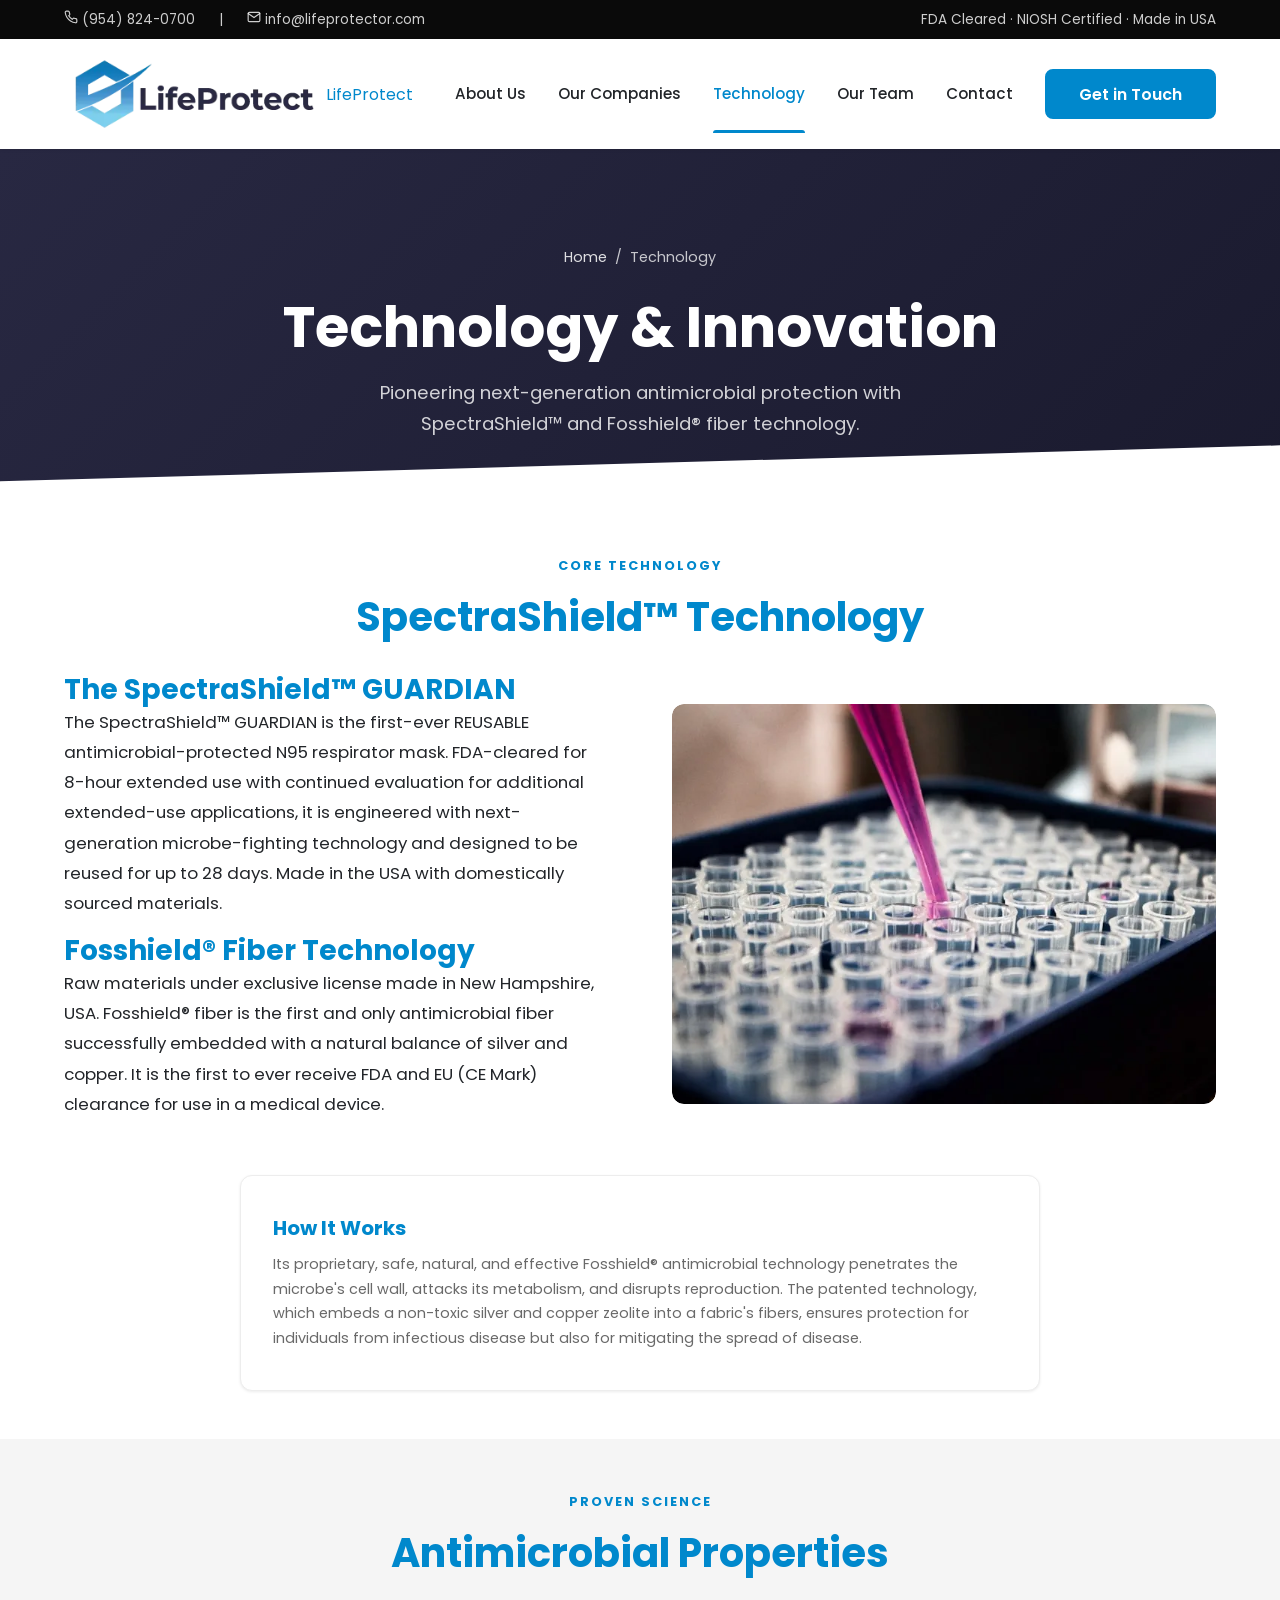
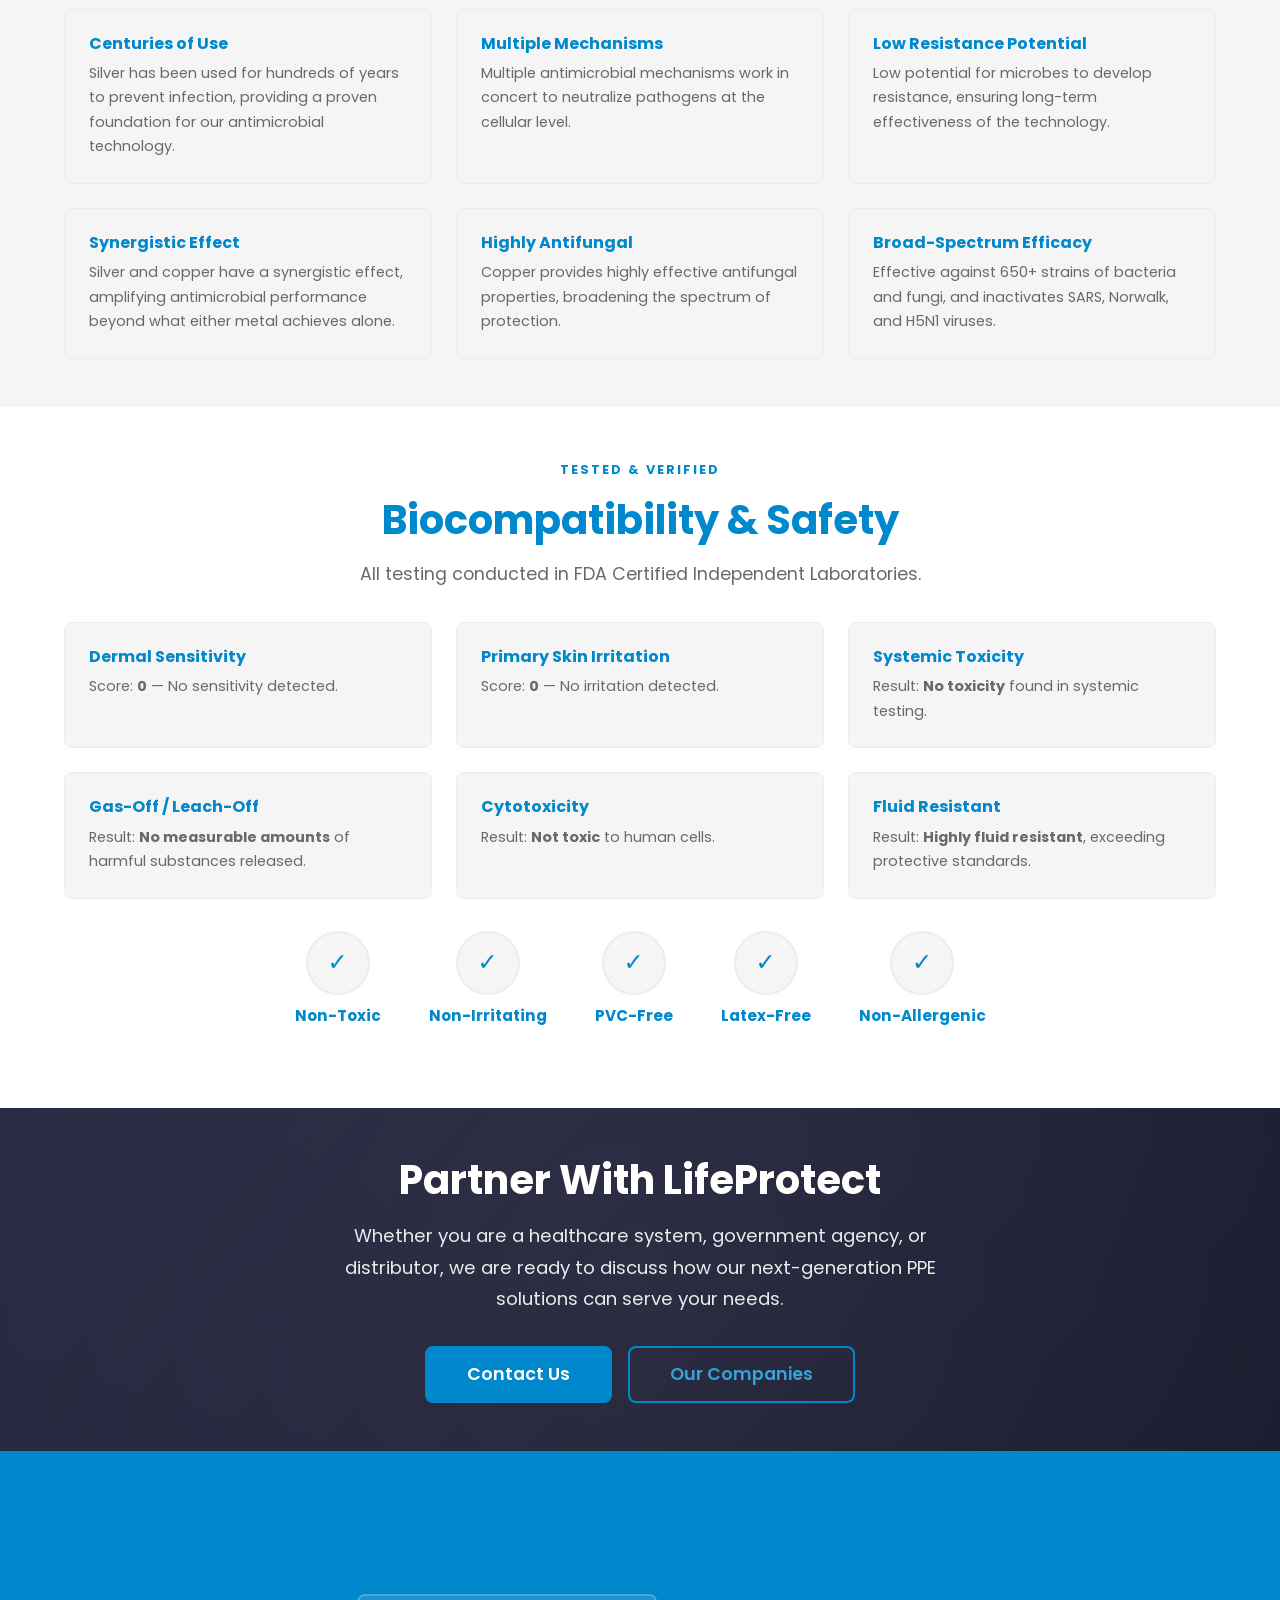
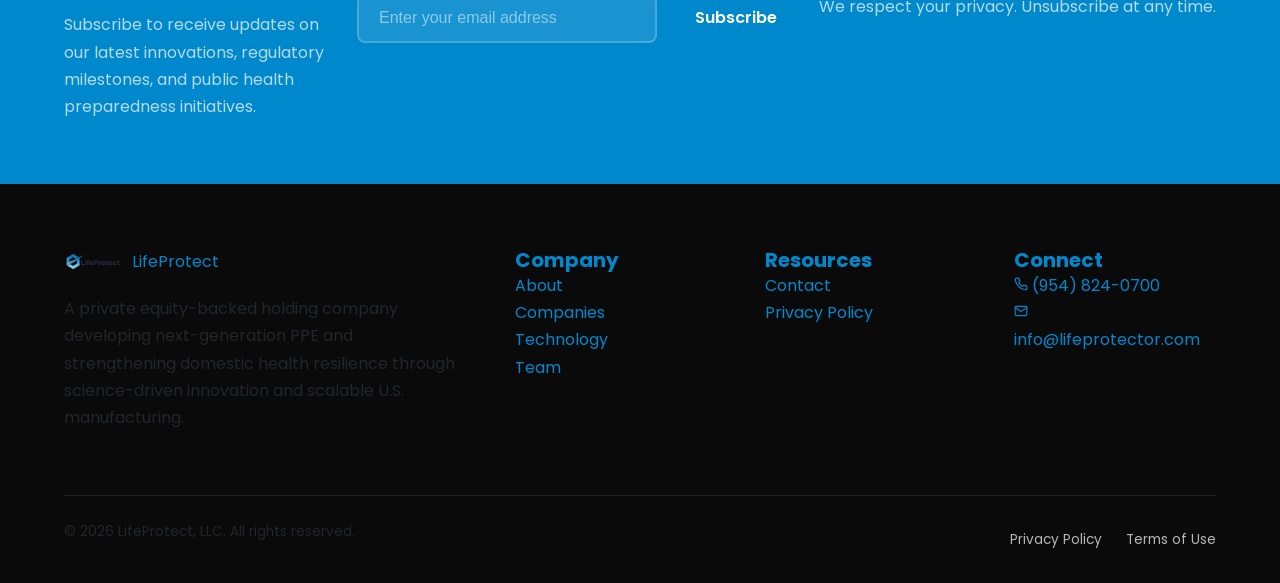
<file: technology.html>
<!DOCTYPE html>
<html lang="en" class="no-js">
<head>
    <meta charset="UTF-8">
    <meta name="viewport" content="width=device-width, initial-scale=1.0">
    <meta name="description" content="Discover SpectraShield™ and Fosshield® antimicrobial technology from LifeProtect, LLC — the science behind the first reusable N95 respirator with embedded silver and copper fibers.">

    <!-- Open Graph -->
    <meta property="og:title" content="Technology &amp; Innovation | LifeProtect, LLC">
    <meta property="og:description" content="SpectraShield™ GUARDIAN: the first reusable antimicrobial N95 respirator, powered by Fosshield® silver and copper fiber technology.">
    <meta property="og:type" content="website">
    <meta property="og:url" content="https://www.lifeprotector.com/technology.html">
    <meta property="og:image" content="https://www.lifeprotector.com/images/lifeprotect-logo.png">

    <!-- Canonical -->
    <link rel="canonical" href="https://www.lifeprotector.com/technology.html">

    <!-- Fonts -->
    <link rel="preconnect" href="https://fonts.googleapis.com">
    <link rel="preconnect" href="https://fonts.gstatic.com" crossorigin>
    <link href="https://fonts.googleapis.com/css2?family=Poppins:wght@400;500;600;700&display=swap" rel="stylesheet">

    <!-- Stylesheet -->
    <link rel="stylesheet" href="css/styles.css">

    <!-- Favicon -->
    <link rel="icon" type="image/png" href="images/lifeprotect-logo.png">

    <title>Technology &amp; Innovation | LifeProtect, LLC</title>

    <!-- Google Analytics (replace G-XXXXXXXXXX with your tracking ID) -->
    <script async src="https://www.googletagmanager.com/gtag/js?id=G-XXXXXXXXXX"></script>
    <script>
      window.dataLayer = window.dataLayer || [];
      function gtag(){dataLayer.push(arguments);}
      gtag('js', new Date());
      gtag('config', 'G-XXXXXXXXXX');
    </script>

    <script type="application/ld+json">
    {
      "@context": "https://schema.org",
      "@type": "BreadcrumbList",
      "itemListElement": [
        {"@type": "ListItem", "position": 1, "name": "Home", "item": "https://www.lifeprotector.com/"},
        {"@type": "ListItem", "position": 2, "name": "Technology", "item": "https://www.lifeprotector.com/technology.html"}
      ]
    }
    </script>
</head>
<body>

    <!-- Skip Navigation -->
    <a href="#main-content" class="skip-to-content">Skip to main content</a>

    <!-- Top Bar -->
    <div class="top-bar">
        <div class="container top-bar__inner">
            <div class="top-bar__contact">
                <a href="tel:+19548240700" class="top-bar__link">
                    <svg xmlns="http://www.w3.org/2000/svg" width="14" height="14" viewBox="0 0 24 24" fill="none" stroke="currentColor" stroke-width="2" stroke-linecap="round" stroke-linejoin="round" aria-hidden="true"><path d="M22 16.92v3a2 2 0 0 1-2.18 2 19.79 19.79 0 0 1-8.63-3.07 19.5 19.5 0 0 1-6-6 19.79 19.79 0 0 1-3.07-8.67A2 2 0 0 1 4.11 2h3a2 2 0 0 1 2 1.72 12.84 12.84 0 0 0 .7 2.81 2 2 0 0 1-.45 2.11L8.09 9.91a16 16 0 0 0 6 6l1.27-1.27a2 2 0 0 1 2.11-.45 12.84 12.84 0 0 0 2.81.7A2 2 0 0 1 22 16.92z"/></svg>
                    (954) 824-0700
                </a>
                <span class="top-bar__divider" aria-hidden="true">|</span>
                <a href="mailto:info@lifeprotector.com" class="top-bar__link">
                    <svg xmlns="http://www.w3.org/2000/svg" width="14" height="14" viewBox="0 0 24 24" fill="none" stroke="currentColor" stroke-width="2" stroke-linecap="round" stroke-linejoin="round" aria-hidden="true"><path d="M4 4h16c1.1 0 2 .9 2 2v12c0 1.1-.9 2-2 2H4c-1.1 0-2-.9-2-2V6c0-1.1.9-2 2-2z"/><polyline points="22,6 12,13 2,6"/></svg>
                    info@lifeprotector.com
                </a>
            </div>
            <div class="top-bar__badges">
                FDA Cleared &middot; NIOSH Certified &middot; Made in USA
            </div>
        </div>
    </div>

    <!-- Header -->
    <header class="header" id="header">
        <div class="container header__inner">
            <a href="index.html" class="header__logo" aria-label="LifeProtect Home">
                <picture>
                  <source srcset="images/lifeprotect-logo.webp" type="image/webp">
                  <img src="images/lifeprotect-logo.png" alt="LifeProtect" width="250" height="83">
                </picture>
                <span class="header__logo-text">LifeProtect</span>
            </a>

            <button class="nav__toggle" aria-label="Toggle navigation" aria-expanded="false" aria-controls="primary-nav">
                <span></span>
                <span></span>
                <span></span>
            </button>

            <nav class="nav" id="primary-nav" aria-label="Primary navigation">
                <ul class="nav__list">
                    <li class="nav__item"><a href="about.html" class="nav__link">About Us</a></li>
                    <li class="nav__item"><a href="companies.html" class="nav__link">Our Companies</a></li>
                    <li class="nav__item"><a href="technology.html" class="nav__link nav__link--active">Technology</a></li>
                    <li class="nav__item"><a href="team.html" class="nav__link">Our Team</a></li>
                    <li class="nav__item"><a href="contact.html" class="nav__link">Contact</a></li>
                </ul>
                <a href="contact.html" class="btn btn--primary nav__cta">Get in Touch</a>
            </nav>
        </div>
    </header>

    <!-- Main Content -->
    <main id="main-content">

        <!-- Page Hero -->
        <section class="page-hero">
            <div class="container">
                <nav class="breadcrumb" aria-label="Breadcrumb">
                    <a href="index.html">Home</a>
                    <span aria-hidden="true">/</span>
                    <span aria-current="page">Technology</span>
                </nav>
                <h1 class="animate-on-scroll">Technology &amp; Innovation</h1>
                <p class="animate-on-scroll">Pioneering next-generation antimicrobial protection with SpectraShield™ and Fosshield® fiber technology.</p>
            </div>
        </section>

        <!-- SpectraShield Technology -->
        <section class="section" id="spectrashield">
            <div class="container">
                <div class="section-header animate-on-scroll">
                    <span class="label">Core Technology</span>
                    <h2>SpectraShield™ Technology</h2>
                </div>
                <div class="split-content animate-on-scroll">
                    <div class="split-content__text">
                        <h3>The SpectraShield™ GUARDIAN</h3>
                        <p>The SpectraShield™ GUARDIAN is the first-ever REUSABLE antimicrobial-protected N95 respirator mask. FDA-cleared for 8-hour extended use with continued evaluation for additional extended-use applications, it is engineered with next-generation microbe-fighting technology and designed to be reused for up to 28 days. Made in the USA with domestically sourced materials.</p>
                        <h3>Fosshield® Fiber Technology</h3>
                        <p>Raw materials under exclusive license made in New Hampshire, USA. Fosshield® fiber is the first and only antimicrobial fiber successfully embedded with a natural balance of silver and copper. It is the first to ever receive FDA and EU (CE Mark) clearance for use in a medical device.</p>
                    </div>
                    <div class="split-content__visual">
                        <picture>
                            <source srcset="images/technology.webp" type="image/webp">
                            <img src="images/technology.jpg" alt="Advanced antimicrobial fiber technology" width="800" height="600" loading="lazy">
                        </picture>
                    </div>
                </div>
                <div class="feature-card animate-on-scroll" style="margin-top: 2.5rem; text-align: left; max-width: 800px; margin-left: auto; margin-right: auto;">
                    <h4>How It Works</h4>
                    <p>Its proprietary, safe, natural, and effective Fosshield® antimicrobial technology penetrates the microbe's cell wall, attacks its metabolism, and disrupts reproduction. The patented technology, which embeds a non-toxic silver and copper zeolite into a fabric's fibers, ensures protection for individuals from infectious disease but also for mitigating the spread of disease.</p>
                </div>
            </div>
        </section>

        <!-- Antimicrobial Properties -->
        <section class="section section--gray" id="antimicrobial">
            <div class="container">
                <div class="section-header animate-on-scroll">
                    <span class="label">Proven Science</span>
                    <h2>Antimicrobial Properties</h2>
                </div>
                <div class="spec-grid">
                    <div class="spec-card animate-on-scroll">
                        <h4>Centuries of Use</h4>
                        <p>Silver has been used for hundreds of years to prevent infection, providing a proven foundation for our antimicrobial technology.</p>
                    </div>
                    <div class="spec-card animate-on-scroll">
                        <h4>Multiple Mechanisms</h4>
                        <p>Multiple antimicrobial mechanisms work in concert to neutralize pathogens at the cellular level.</p>
                    </div>
                    <div class="spec-card animate-on-scroll">
                        <h4>Low Resistance Potential</h4>
                        <p>Low potential for microbes to develop resistance, ensuring long-term effectiveness of the technology.</p>
                    </div>
                    <div class="spec-card animate-on-scroll">
                        <h4>Synergistic Effect</h4>
                        <p>Silver and copper have a synergistic effect, amplifying antimicrobial performance beyond what either metal achieves alone.</p>
                    </div>
                    <div class="spec-card animate-on-scroll">
                        <h4>Highly Antifungal</h4>
                        <p>Copper provides highly effective antifungal properties, broadening the spectrum of protection.</p>
                    </div>
                    <div class="spec-card animate-on-scroll">
                        <h4>Broad-Spectrum Efficacy</h4>
                        <p>Effective against 650+ strains of bacteria and fungi, and inactivates SARS, Norwalk, and H5N1 viruses.</p>
                    </div>
                </div>
            </div>
        </section>

        <!-- Biocompatibility & Safety -->
        <section class="section" id="biocompatibility">
            <div class="container">
                <div class="section-header animate-on-scroll">
                    <span class="label">Tested &amp; Verified</span>
                    <h2>Biocompatibility &amp; Safety</h2>
                    <p>All testing conducted in FDA Certified Independent Laboratories.</p>
                </div>
                <div class="spec-grid">
                    <div class="spec-card animate-on-scroll">
                        <h4>Dermal Sensitivity</h4>
                        <p>Score: <strong>0</strong> &mdash; No sensitivity detected.</p>
                    </div>
                    <div class="spec-card animate-on-scroll">
                        <h4>Primary Skin Irritation</h4>
                        <p>Score: <strong>0</strong> &mdash; No irritation detected.</p>
                    </div>
                    <div class="spec-card animate-on-scroll">
                        <h4>Systemic Toxicity</h4>
                        <p>Result: <strong>No toxicity</strong> found in systemic testing.</p>
                    </div>
                    <div class="spec-card animate-on-scroll">
                        <h4>Gas-Off / Leach-Off</h4>
                        <p>Result: <strong>No measurable amounts</strong> of harmful substances released.</p>
                    </div>
                    <div class="spec-card animate-on-scroll">
                        <h4>Cytotoxicity</h4>
                        <p>Result: <strong>Not toxic</strong> to human cells.</p>
                    </div>
                    <div class="spec-card animate-on-scroll">
                        <h4>Fluid Resistant</h4>
                        <p>Result: <strong>Highly fluid resistant</strong>, exceeding protective standards.</p>
                    </div>
                </div>
                <div class="cert-grid animate-on-scroll">
                    <div class="cert-item">
                        <div class="cert-item__icon" aria-hidden="true">&#10003;</div>
                        Non-Toxic
                    </div>
                    <div class="cert-item">
                        <div class="cert-item__icon" aria-hidden="true">&#10003;</div>
                        Non-Irritating
                    </div>
                    <div class="cert-item">
                        <div class="cert-item__icon" aria-hidden="true">&#10003;</div>
                        PVC-Free
                    </div>
                    <div class="cert-item">
                        <div class="cert-item__icon" aria-hidden="true">&#10003;</div>
                        Latex-Free
                    </div>
                    <div class="cert-item">
                        <div class="cert-item__icon" aria-hidden="true">&#10003;</div>
                        Non-Allergenic
                    </div>
                </div>
            </div>
        </section>

        <!-- CTA Section -->
        <section class="cta">
            <div class="container animate-on-scroll">
                <h2>Partner With LifeProtect</h2>
                <p>Whether you are a healthcare system, government agency, or distributor, we are ready to discuss how our next-generation PPE solutions can serve your needs.</p>
                <div class="cta__actions">
                    <a href="contact.html" class="btn btn--primary btn--lg">Contact Us</a>
                    <a href="companies.html" class="btn btn--secondary btn--lg">Our Companies</a>
                </div>
            </div>
        </section>

        <!-- Newsletter -->
        <section class="section newsletter" id="newsletter">
            <div class="container newsletter__inner animate-on-scroll">
                <div class="newsletter__content">
                    <h2 class="newsletter__title">Stay Informed</h2>
                    <p class="newsletter__text">Subscribe to receive updates on our latest innovations, regulatory milestones, and public health preparedness initiatives.</p>
                </div>
                <form class="newsletter__form" action="https://formspree.io/f/mvgkjqwb" method="POST" aria-label="Newsletter signup">
                    <div class="newsletter__field">
                        <label for="newsletter-email" class="sr-only">Email address</label>
                        <input type="email" id="newsletter-email" name="email" placeholder="Enter your email address" required autocomplete="email" class="newsletter__input">
                        <button type="submit" class="btn btn--primary newsletter__btn">Subscribe</button>
                    </div>
                    <p class="newsletter__disclaimer">We respect your privacy. Unsubscribe at any time.</p>
                </form>
            </div>
        </section>

    </main>

    <!-- Footer -->
    <footer class="footer">
        <div class="container footer__inner">
            <div class="footer__grid">
                <div class="footer__brand">
                    <a href="index.html" class="footer__logo" aria-label="LifeProtect Home">
                        <picture>
                          <source srcset="images/lifeprotect-logo.webp" type="image/webp">
                          <img src="images/lifeprotect-logo.png" alt="LifeProtect" width="56" height="56">
                        </picture>
                        <span>LifeProtect</span>
                    </a>
                    <p class="footer__description">A private equity-backed holding company developing next-generation PPE and strengthening domestic health resilience through science-driven innovation and scalable U.S. manufacturing.</p>
                </div>
                <div class="footer__column">
                    <h4 class="footer__heading">Company</h4>
                    <ul class="footer__links">
                        <li><a href="about.html" class="footer__link">About</a></li>
                        <li><a href="companies.html" class="footer__link">Companies</a></li>
                        <li><a href="technology.html" class="footer__link">Technology</a></li>
                        <li><a href="team.html" class="footer__link">Team</a></li>
                    </ul>
                </div>
                <div class="footer__column">
                    <h4 class="footer__heading">Resources</h4>
                    <ul class="footer__links">
                        <li><a href="contact.html" class="footer__link">Contact</a></li>
                        <li><a href="privacy.html" class="footer__link">Privacy Policy</a></li>
                    </ul>
                </div>
                <div class="footer__column">
                    <h4 class="footer__heading">Connect</h4>
                    <ul class="footer__links">
                        <li>
                            <a href="tel:+19548240700" class="footer__link">
                                <svg xmlns="http://www.w3.org/2000/svg" width="14" height="14" viewBox="0 0 24 24" fill="none" stroke="currentColor" stroke-width="2" stroke-linecap="round" stroke-linejoin="round" aria-hidden="true"><path d="M22 16.92v3a2 2 0 0 1-2.18 2 19.79 19.79 0 0 1-8.63-3.07 19.5 19.5 0 0 1-6-6 19.79 19.79 0 0 1-3.07-8.67A2 2 0 0 1 4.11 2h3a2 2 0 0 1 2 1.72 12.84 12.84 0 0 0 .7 2.81 2 2 0 0 1-.45 2.11L8.09 9.91a16 16 0 0 0 6 6l1.27-1.27a2 2 0 0 1 2.11-.45 12.84 12.84 0 0 0 2.81.7A2 2 0 0 1 22 16.92z"/></svg>
                                (954) 824-0700
                            </a>
                        </li>
                        <li>
                            <a href="mailto:info@lifeprotector.com" class="footer__link">
                                <svg xmlns="http://www.w3.org/2000/svg" width="14" height="14" viewBox="0 0 24 24" fill="none" stroke="currentColor" stroke-width="2" stroke-linecap="round" stroke-linejoin="round" aria-hidden="true"><path d="M4 4h16c1.1 0 2 .9 2 2v12c0 1.1-.9 2-2 2H4c-1.1 0-2-.9-2-2V6c0-1.1.9-2 2-2z"/><polyline points="22,6 12,13 2,6"/></svg>
                                info@lifeprotector.com
                            </a>
                        </li>
                    </ul>
                </div>
            </div>
            <div class="footer__bottom">
                <p class="footer__copyright">&copy; 2026 LifeProtect, LLC. All rights reserved.</p>
                <div class="footer__legal">
                    <a href="privacy.html" class="footer__link">Privacy Policy</a>
                    <a href="privacy.html#terms" class="footer__link">Terms of Use</a>
                </div>
            </div>
        </div>
    </footer>

    <!-- Scripts -->
    <script src="js/main.js" defer></script>

    <!-- Noscript Fallback -->
    <noscript><style>.animate-on-scroll{opacity:1;transform:none;}</style></noscript>

</body>
</html>
</file>
<file: css/styles.css>
/* ============================================
   LifeProtect, LLC - Modern Website
   ============================================ */

/* --- CSS Custom Properties --- */
:root {
  /* LifeProtect brand colors — exact match from lifeprotector.com */
  --color-primary: #0088CC;
  --color-primary-light: #0F79BD;
  --color-primary-dark: #0a0a0a;
  --color-accent: #0088CC;
  --color-accent-light: #33A3D9;
  --color-accent-dark: #006699;

  /* Secondary */
  --color-navy: #282842;
  --color-steel: #0F79BD;
  --color-copper: #E36159;

  /* Neutrals */
  --color-white: #FFFFFF;
  --color-off-white: #F5F5F5;
  --color-light-gray: #EDEDED;
  --color-medium-gray: #777777;
  --color-text: #222529;
  --color-text-light: #696969;

  /* Semantic */
  --color-success: #0CC485;

  /* Typography — Poppins to match original LifeProtect branding */
  --font-heading: 'Poppins', 'Segoe UI', system-ui, -apple-system, sans-serif;
  --font-body: 'Poppins', 'Segoe UI', system-ui, -apple-system, sans-serif;

  /* Spacing */
  --section-padding: 3rem 0;
  --container-width: 1200px;
  --container-padding: 0 1.5rem;

  /* Transitions */
  --transition-fast: 0.2s ease;
  --transition-normal: 0.3s ease;

  /* Shadows */
  --shadow-sm: 0 1px 3px rgba(0, 0, 0, 0.08);
  --shadow-md: 0 4px 12px rgba(0, 0, 0, 0.1);
  --shadow-lg: 0 8px 30px rgba(0, 0, 0, 0.12);
  --shadow-xl: 0 20px 60px rgba(0, 0, 0, 0.15);

  /* Border radius */
  --radius-sm: 4px;
  --radius-md: 8px;
  --radius-lg: 12px;
  --radius-xl: 16px;
}

/* --- Reset & Base --- */
*,
*::before,
*::after {
  box-sizing: border-box;
  margin: 0;
  padding: 0;
}

html {
  scroll-behavior: smooth;
  font-size: 16px;
}

body {
  font-family: var(--font-body);
  color: var(--color-text);
  line-height: 1.7;
  background: var(--color-white);
  -webkit-font-smoothing: antialiased;
  -moz-osx-font-smoothing: grayscale;
}

img {
  max-width: 100%;
  height: auto;
  display: block;
}

a {
  color: var(--color-accent);
  text-decoration: none;
  transition: color var(--transition-fast);
}

a:hover {
  color: var(--color-accent-light);
}

ul, ol {
  list-style: none;
}

h1, h2, h3, h4, h5, h6 {
  font-family: var(--font-heading);
  font-weight: 700;
  line-height: 1.2;
  color: var(--color-primary);
}

h1 { font-size: clamp(2.2rem, 5vw, 3.5rem); }
h2 { font-size: clamp(1.8rem, 4vw, 2.5rem); }
h3 { font-size: clamp(1.3rem, 3vw, 1.75rem); }
h4 { font-size: 1.25rem; }

p {
  margin-bottom: 1rem;
  color: var(--color-text);
}

/* --- Utility --- */
.container {
  max-width: var(--container-width);
  margin: 0 auto;
  padding: var(--container-padding);
}

.section {
  padding: var(--section-padding);
}

.section--gray {
  background: var(--color-off-white);
}

.section-header {
  text-align: center;
  max-width: 700px;
  margin: 0 auto 2rem;
}

.section-header p {
  margin-top: 1rem;
  font-size: 1.1rem;
  color: var(--color-text-light);
}

.text-center { text-align: center; }

.sr-only {
  position: absolute;
  width: 1px;
  height: 1px;
  padding: 0;
  margin: -1px;
  overflow: hidden;
  clip: rect(0, 0, 0, 0);
  border: 0;
}

.label {
  display: inline-block;
  font-size: 0.8rem;
  font-weight: 700;
  text-transform: uppercase;
  letter-spacing: 2px;
  color: var(--color-accent);
  margin-bottom: 1rem;
}

/* --- Skip to Content --- */
.skip-to-content {
  position: absolute;
  top: -100%;
  left: 50%;
  transform: translateX(-50%);
  background: var(--color-accent);
  color: var(--color-white);
  padding: 0.75rem 1.5rem;
  border-radius: 0 0 var(--radius-md) var(--radius-md);
  font-weight: 600;
  z-index: 10000;
  transition: top var(--transition-fast);
}

.skip-to-content:focus {
  top: 0;
  color: var(--color-white);
}

/* --- Buttons --- */
.btn {
  display: inline-flex;
  align-items: center;
  gap: 0.5rem;
  padding: 0.85rem 2rem;
  font-family: var(--font-body);
  font-size: 1rem;
  font-weight: 600;
  border: 2px solid transparent;
  border-radius: var(--radius-md);
  cursor: pointer;
  transition: all var(--transition-normal);
  text-decoration: none;
  line-height: 1.2;
}

.btn--primary {
  background: var(--color-accent);
  color: var(--color-white);
  border-color: var(--color-accent);
}

.btn--primary:hover {
  background: var(--color-accent-light);
  border-color: var(--color-accent-light);
  color: var(--color-white);
  transform: translateY(-2px);
  box-shadow: var(--shadow-md);
}

.btn--secondary {
  background: transparent;
  color: var(--color-white);
  border-color: var(--color-white);
}

.btn--secondary:hover {
  background: var(--color-white);
  color: var(--color-primary);
  transform: translateY(-2px);
}

.btn--outline {
  background: transparent;
  color: var(--color-primary);
  border-color: var(--color-primary);
}

.btn--outline:hover {
  background: var(--color-primary);
  color: var(--color-white);
  transform: translateY(-2px);
}

.btn--sm { padding: 0.5rem 1.25rem; font-size: 0.9rem; }
.btn--lg { padding: 1rem 2.5rem; font-size: 1.1rem; }

.btn--full { width: 100%; justify-content: center; }

.btn:focus-visible {
  outline: 2px solid var(--color-accent-light);
  outline-offset: 2px;
}

.nav__link:focus-visible {
  outline: 2px solid var(--color-accent);
  outline-offset: 2px;
}

a:focus-visible {
  outline: 2px solid var(--color-accent);
  outline-offset: 2px;
}

/* --- Top Bar --- */
.top-bar {
  background: var(--color-primary-dark);
  color: rgba(255, 255, 255, 0.8);
  font-size: 0.85rem;
  padding: 0.5rem 0;
}

.top-bar .container {
  display: flex;
  justify-content: space-between;
  align-items: center;
}

.top-bar a { color: rgba(255, 255, 255, 0.8); }
.top-bar a:hover { color: var(--color-white); }

.top-bar__contact {
  display: flex;
  gap: 1.5rem;
  align-items: center;
}

.top-bar__certs {
  display: flex;
  gap: 1rem;
  align-items: center;
  font-weight: 600;
  letter-spacing: 0.5px;
}

/* --- Header / Navigation --- */
.header {
  background: var(--color-white);
  box-shadow: var(--shadow-sm);
  position: sticky;
  top: 0;
  z-index: 1000;
  transition: box-shadow var(--transition-normal);
}

.header.scrolled { box-shadow: var(--shadow-md); }

.header .container {
  display: flex;
  align-items: center;
  justify-content: space-between;
  min-height: 110px;
}

.header__logo {
  display: flex;
  align-items: center;
  gap: 0.75rem;
  text-decoration: none;
  flex-shrink: 0;
}

.header__logo-img {
  width: 250px;
  height: auto;
  object-fit: contain;
}

.nav {
  display: flex;
  align-items: center;
}

.nav__list {
  display: flex;
  align-items: center;
}

.nav__item { position: relative; }

.nav__link {
  display: flex;
  align-items: center;
  gap: 0.3rem;
  padding: 1.6rem 1rem;
  color: var(--color-text);
  font-weight: 500;
  font-size: 0.95rem;
  transition: color var(--transition-fast);
  white-space: nowrap;
}

.nav__link:hover,
.nav__link--active {
  color: var(--color-accent);
}

.nav__link--active::after {
  content: '';
  position: absolute;
  bottom: 0;
  left: 1rem;
  right: 1rem;
  height: 3px;
  background: var(--color-accent);
  border-radius: 3px 3px 0 0;
}

.nav__cta { margin-left: 1rem; }

/* Mobile toggle */
.nav__toggle {
  display: none;
  background: none;
  border: none;
  cursor: pointer;
  padding: 0.5rem;
  z-index: 1001;
}

.nav__toggle span {
  display: block;
  width: 26px;
  height: 2px;
  background: var(--color-primary);
  margin: 6px 0;
  transition: transform var(--transition-normal), opacity var(--transition-normal);
  border-radius: 2px;
}

.nav__toggle.active span:nth-child(1) { transform: rotate(45deg) translate(6px, 6px); }
.nav__toggle.active span:nth-child(2) { opacity: 0; }
.nav__toggle.active span:nth-child(3) { transform: rotate(-45deg) translate(6px, -6px); }

/* --- Hero --- */
.hero {
  position: relative;
  background: linear-gradient(135deg, var(--color-navy) 0%, #1A1A2E 100%);
  color: var(--color-white);
  padding: 7rem 0 6rem;
  overflow: hidden;
}

.hero::before {
  content: '';
  position: absolute;
  inset: 0;
  background:
    radial-gradient(circle at 20% 80%, rgba(196, 30, 58, 0.15) 0%, transparent 50%),
    radial-gradient(circle at 80% 20%, rgba(196, 30, 58, 0.1) 0%, transparent 50%);
  pointer-events: none;
}

.hero::after {
  content: '';
  position: absolute;
  bottom: -2px;
  left: 0;
  right: 0;
  height: 80px;
  background: var(--color-white);
  clip-path: polygon(0 60%, 100% 0, 100% 100%, 0 100%);
}

.hero .container {
  position: relative;
  z-index: 1;
  text-align: center;
  max-width: 900px;
}

.hero__content { max-width: 900px; margin: 0 auto; }

.hero__badge {
  display: inline-flex;
  align-items: center;
  gap: 0.5rem;
  background: rgba(255, 255, 255, 0.1);
  border: 1px solid rgba(255, 255, 255, 0.2);
  border-radius: 50px;
  padding: 0.4rem 1.25rem;
  font-size: 0.85rem;
  font-weight: 600;
  margin-bottom: 1.5rem;
  backdrop-filter: blur(4px);
}

.hero__badge .dot {
  width: 8px;
  height: 8px;
  background: var(--color-success);
  border-radius: 50%;
  animation: pulse 2s infinite;
}

@keyframes pulse {
  0%, 100% { opacity: 1; }
  50% { opacity: 0.4; }
}

.hero h1 {
  color: var(--color-white);
  margin-bottom: 1.25rem;
  font-weight: 800;
  letter-spacing: -0.5px;
}

.hero h1 span { color: var(--color-accent-light); }

.hero__subtitle {
  font-size: 1.15rem;
  color: rgba(255, 255, 255, 0.85);
  margin-bottom: 2rem;
  line-height: 1.7;
}

.hero__actions {
  display: flex;
  gap: 1rem;
  flex-wrap: wrap;
  justify-content: center;
}

.hero__visual {
  display: flex;
  justify-content: center;
  align-items: center;
}

.hero__stats-grid {
  display: grid;
  grid-template-columns: 1fr 1fr;
  gap: 1.25rem;
}

.hero__stat-card {
  background: rgba(255, 255, 255, 0.08);
  border: 1px solid rgba(255, 255, 255, 0.12);
  border-radius: var(--radius-lg);
  padding: 1.75rem 1.5rem;
  text-align: center;
  backdrop-filter: blur(8px);
  transition: transform var(--transition-normal), background var(--transition-normal);
}

.hero__stat-card:hover {
  transform: translateY(-4px);
  background: rgba(255, 255, 255, 0.12);
}

.hero__stat-number {
  font-size: 2.5rem;
  font-weight: 800;
  color: var(--color-white);
  line-height: 1;
  margin-bottom: 0.5rem;
}

.hero__stat-label {
  font-size: 0.85rem;
  color: rgba(255, 255, 255, 0.7);
  line-height: 1.3;
}

/* --- Impact Bar --- */
.impact-bar {
  padding: 4rem 0;
  background: var(--color-white);
  position: relative;
  z-index: 2;
}

.impact-bar__grid {
  display: grid;
  grid-template-columns: repeat(4, 1fr);
  gap: 2rem;
}

.impact-bar__item {
  text-align: center;
  padding: 1.5rem;
}

.impact-bar__number {
  font-size: 3rem;
  font-weight: 800;
  color: var(--color-accent);
  line-height: 1;
  margin-bottom: 0.5rem;
}

.impact-bar__label {
  font-size: 0.95rem;
  color: var(--color-text-light);
  font-weight: 500;
}

/* --- Company Cards --- */
.company-cards {
  display: grid;
  grid-template-columns: 1fr 1fr;
  gap: 2.5rem;
}

.company-card {
  background: var(--color-white);
  border-radius: var(--radius-lg);
  overflow: hidden;
  box-shadow: var(--shadow-sm);
  border: 1px solid var(--color-light-gray);
  transition: transform var(--transition-normal), box-shadow var(--transition-normal);
  padding: 2.5rem;
}

.company-card:hover {
  transform: translateY(-4px);
  box-shadow: var(--shadow-lg);
}

.company-card__logo {
  height: 60px;
  margin-bottom: 1.5rem;
  object-fit: contain;
}

.company-card__logo-wrap {
  height: 70px;
  display: flex;
  align-items: center;
  margin-bottom: 1.5rem;
}

.company-card__logo-wrap img {
  max-height: 60px;
  width: auto;
  object-fit: contain;
}

.preparedness-banner {
  width: 100%;
  max-width: 800px;
  margin: 0 auto 2.5rem;
  border-radius: var(--radius-lg);
  overflow: hidden;
}

.preparedness-banner img {
  width: 100%;
  height: auto;
  display: block;
  border-radius: var(--radius-lg);
}

.company-card h3 { margin-bottom: 1rem; }

.company-card p {
  font-size: 0.95rem;
  color: var(--color-text-light);
  margin-bottom: 1rem;
}

.company-card__highlights {
  margin: 1.5rem 0;
}

.company-card__highlights li {
  padding: 0.4rem 0;
  padding-left: 1.5rem;
  position: relative;
  font-size: 0.9rem;
  color: var(--color-text);
}

.company-card__highlights li::before {
  content: '';
  position: absolute;
  left: 0;
  top: 0.75rem;
  width: 8px;
  height: 8px;
  background: var(--color-accent);
  border-radius: 50%;
}

/* --- Feature Grid --- */
.features__grid {
  display: grid;
  grid-template-columns: repeat(3, 1fr);
  gap: 2rem;
}

.feature-card {
  text-align: center;
  padding: 2.5rem 2rem;
  background: var(--color-white);
  border-radius: var(--radius-lg);
  box-shadow: var(--shadow-sm);
  border: 1px solid var(--color-light-gray);
  transition: transform var(--transition-normal), box-shadow var(--transition-normal);
}

.feature-card:hover {
  transform: translateY(-6px);
  box-shadow: var(--shadow-lg);
}

.feature-card__icon {
  width: 64px;
  height: 64px;
  background: linear-gradient(135deg, var(--color-primary) 0%, var(--color-primary-light) 100%);
  border-radius: var(--radius-lg);
  display: flex;
  align-items: center;
  justify-content: center;
  font-size: 1.75rem;
  margin: 0 auto 1.25rem;
  color: rgba(255, 255, 255, 0.9);
}

.feature-card h4 {
  margin-bottom: 0.75rem;
  color: var(--color-primary);
}

.feature-card p {
  font-size: 0.9rem;
  color: var(--color-text-light);
  margin: 0;
}

/* --- Why It Matters / Split Content --- */
.split-content {
  display: grid;
  grid-template-columns: 1fr 1fr;
  gap: 4rem;
  align-items: center;
}

.split-content__text h2 { margin-bottom: 1.25rem; }

.split-content__text p {
  font-size: 1.05rem;
  line-height: 1.8;
}

.split-content__text .btn { margin-top: 1rem; }

.split-content__visual {
  width: 100%;
  height: 400px;
  border-radius: var(--radius-lg);
  overflow: hidden;
}

.split-content__visual img {
  width: 100%;
  height: 100%;
  object-fit: cover;
  border-radius: var(--radius-lg);
}

/* --- CTA --- */
.cta {
  background: linear-gradient(135deg, var(--color-navy) 0%, #1A1A2E 100%);
  color: var(--color-white);
  text-align: center;
  padding: 3rem 0;
  position: relative;
  overflow: hidden;
}

.cta::before {
  content: '';
  position: absolute;
  top: -50%;
  left: -50%;
  width: 200%;
  height: 200%;
  background: radial-gradient(circle, rgba(255, 255, 255, 0.05) 0%, transparent 70%);
  pointer-events: none;
}

.cta h2 { color: var(--color-white); margin-bottom: 1rem; }

.cta p {
  color: rgba(255, 255, 255, 0.9);
  font-size: 1.15rem;
  max-width: 600px;
  margin: 0 auto 2rem;
}

.cta__actions {
  display: flex;
  gap: 1rem;
  justify-content: center;
  flex-wrap: wrap;
}

.cta .btn--secondary {
  border-color: var(--color-accent);
  color: var(--color-accent-light);
}

.cta .btn--secondary:hover {
  background: var(--color-accent);
  color: var(--color-white);
}

/* --- Team --- */
.team__grid {
  display: flex;
  flex-wrap: wrap;
  justify-content: center;
  gap: 2rem;
}

.team__grid .team-card {
  width: calc(33.333% - 1.34rem);
}

.team-preview {
  padding-top: 1.5rem;
  padding-bottom: 2rem;
}

.team-card {
  text-align: center;
  padding: 2rem 1.5rem;
  background: var(--color-white);
  border-radius: var(--radius-lg);
  box-shadow: var(--shadow-sm);
  border: 1px solid var(--color-light-gray);
  transition: transform var(--transition-normal), box-shadow var(--transition-normal);
}

.team-card:hover {
  transform: translateY(-4px);
  box-shadow: var(--shadow-md);
}

.team-card__photo {
  width: 120px;
  height: 120px;
  border-radius: 50%;
  overflow: hidden;
  margin: 0 auto 1.25rem;
  border: 3px solid var(--color-light-gray);
}

.team-card__photo img {
  width: 100%;
  height: 100%;
  object-fit: cover;
}

.team-card h4 { margin-bottom: 0.25rem; }

.team-card__title {
  font-size: 0.85rem;
  color: var(--color-accent);
  font-weight: 600;
  margin-bottom: 0.75rem;
}

.team-card p {
  font-size: 0.9rem;
  color: var(--color-text-light);
}

/* --- Leader Card (detailed) --- */
.leader-card {
  display: grid;
  grid-template-columns: 160px 1fr;
  gap: 2rem;
  padding: 2rem;
  background: var(--color-white);
  border-radius: var(--radius-lg);
  box-shadow: var(--shadow-sm);
  border: 1px solid var(--color-light-gray);
  margin-bottom: 2rem;
  transition: box-shadow var(--transition-normal);
}

.leader-card:hover { box-shadow: var(--shadow-md); }

.leader-card__photo {
  display: flex;
  align-items: flex-start;
  justify-content: center;
}

.leader-card__img {
  width: 140px;
  height: 170px;
  object-fit: cover;
  border-radius: var(--radius-md);
}

.leader-card__info h3 {
  margin-bottom: 0.25rem;
  font-size: 1.25rem;
}

.leader-card__title {
  font-size: 0.9rem;
  color: var(--color-accent);
  font-weight: 600;
  margin-bottom: 1rem;
}

.leader-card__info p {
  font-size: 0.9rem;
  color: var(--color-text-light);
  line-height: 1.7;
}

/* --- Page Hero (Interior) --- */
.page-hero {
  background: linear-gradient(135deg, var(--color-navy) 0%, #1A1A2E 100%);
  color: var(--color-white);
  padding: 6rem 0 4rem;
  text-align: center;
  position: relative;
}

.page-hero::after {
  content: '';
  position: absolute;
  bottom: -2px;
  left: 0;
  right: 0;
  height: 60px;
  background: var(--color-white);
  clip-path: polygon(0 60%, 100% 0, 100% 100%, 0 100%);
}

.page-hero h1 { color: var(--color-white); margin-bottom: 1rem; }

.page-hero p {
  color: rgba(255, 255, 255, 0.8);
  font-size: 1.15rem;
  max-width: 600px;
  margin: 0 auto;
}

.breadcrumb {
  display: flex;
  justify-content: center;
  gap: 0.5rem;
  margin-bottom: 1.5rem;
  font-size: 0.9rem;
}

.breadcrumb a { color: rgba(255, 255, 255, 0.85); }
.breadcrumb a:hover { color: var(--color-white); }
.breadcrumb span { color: rgba(255, 255, 255, 0.75); }

/* --- Timeline --- */
.timeline {
  position: relative;
  max-width: 800px;
  margin: 0 auto;
  padding-left: 2rem;
}

.timeline::before {
  content: '';
  position: absolute;
  left: 0;
  top: 0;
  bottom: 0;
  width: 3px;
  background: var(--color-light-gray);
  border-radius: 3px;
}

.timeline__item {
  position: relative;
  padding: 0 0 2.5rem 2rem;
}

.timeline__item:last-child { padding-bottom: 0; }

.timeline__item::before {
  content: '';
  position: absolute;
  left: -2rem;
  top: 0.4rem;
  width: 13px;
  height: 13px;
  background: var(--color-accent);
  border-radius: 50%;
  border: 3px solid var(--color-white);
  box-shadow: 0 0 0 2px var(--color-accent);
  transform: translateX(-5px);
}

.timeline__year {
  font-size: 0.85rem;
  font-weight: 700;
  color: var(--color-accent);
  text-transform: uppercase;
  letter-spacing: 1px;
  margin-bottom: 0.25rem;
}

.timeline__item h4 {
  font-size: 1rem;
  margin-bottom: 0.25rem;
}

.timeline__item p {
  font-size: 0.9rem;
  color: var(--color-text-light);
  margin: 0;
}

/* --- Technology / Spec Grid --- */
.spec-grid {
  display: grid;
  grid-template-columns: repeat(3, 1fr);
  gap: 1.5rem;
}

.spec-card {
  padding: 1.5rem;
  background: var(--color-off-white);
  border-radius: var(--radius-md);
  border: 1px solid var(--color-light-gray);
}

.spec-card h4 {
  font-size: 1rem;
  margin-bottom: 0.5rem;
  color: var(--color-primary);
}

.spec-card p {
  font-size: 0.9rem;
  color: var(--color-text-light);
  margin: 0;
}

/* --- Economics Comparison --- */
.economics-grid {
  display: grid;
  grid-template-columns: repeat(3, 1fr);
  gap: 2rem;
}

.economics-card {
  background: var(--color-white);
  border-radius: var(--radius-lg);
  padding: 2rem;
  box-shadow: var(--shadow-sm);
  border: 1px solid var(--color-light-gray);
  text-align: center;
}

.economics-card h4 {
  font-size: 1.1rem;
  margin-bottom: 0.5rem;
}

.economics-card__value {
  font-size: 2.5rem;
  font-weight: 800;
  color: var(--color-accent);
  line-height: 1;
  margin-bottom: 0.5rem;
}

.economics-card p {
  font-size: 0.9rem;
  color: var(--color-text-light);
  margin: 0;
}

/* --- Certifications --- */
.cert-grid {
  display: flex;
  justify-content: center;
  gap: 3rem;
  flex-wrap: wrap;
  padding: 2rem 0;
}

.cert-item {
  text-align: center;
  font-weight: 700;
  color: var(--color-primary);
  font-size: 0.95rem;
}

.cert-item__icon {
  width: 64px;
  height: 64px;
  background: var(--color-off-white);
  border-radius: 50%;
  display: flex;
  align-items: center;
  justify-content: center;
  font-size: 1.5rem;
  margin: 0 auto 0.5rem;
  border: 2px solid var(--color-light-gray);
}

/* --- Contact --- */
.contact__grid {
  display: grid;
  grid-template-columns: 1fr 1fr;
  gap: 4rem;
}

.contact-form {
  background: var(--color-white);
  padding: 2.5rem;
  border-radius: var(--radius-lg);
  box-shadow: var(--shadow-md);
  border: 1px solid var(--color-light-gray);
}

.contact-form h3 { margin-bottom: 1.5rem; }

.form-row {
  display: grid;
  grid-template-columns: 1fr 1fr;
  gap: 1rem;
}

.form-group { margin-bottom: 1.5rem; }

.form-group label {
  display: block;
  font-weight: 600;
  font-size: 0.9rem;
  margin-bottom: 0.5rem;
  color: var(--color-text);
}

.form-group input,
.form-group select,
.form-group textarea {
  width: 100%;
  padding: 0.85rem 1rem;
  border: 2px solid var(--color-light-gray);
  border-radius: var(--radius-md);
  font-size: 1rem;
  font-family: var(--font-body);
  transition: border-color var(--transition-fast);
  outline: 2px solid transparent;
}

.form-group input:focus,
.form-group select:focus,
.form-group textarea:focus {
  border-color: var(--color-accent);
  outline: 2px solid var(--color-accent);
  outline-offset: 2px;
}

.form-group textarea {
  min-height: 120px;
  resize: vertical;
}

.contact-info { padding-top: 1rem; }
.contact-info h3 { margin-bottom: 1.5rem; }

.contact-detail {
  display: flex;
  gap: 1rem;
  margin-bottom: 1.5rem;
}

.contact-detail__icon {
  width: 48px;
  height: 48px;
  background: var(--color-off-white);
  border-radius: var(--radius-md);
  display: flex;
  align-items: center;
  justify-content: center;
  font-size: 1.25rem;
  flex-shrink: 0;
  color: var(--color-accent);
}

.contact-detail h4 { font-size: 1rem; margin-bottom: 0.25rem; }

.contact-detail p {
  font-size: 0.95rem;
  color: var(--color-text-light);
  margin: 0;
}

/* --- Newsletter --- */
.newsletter {
  padding: 4rem 0;
  background: var(--color-primary);
  color: var(--color-white);
}

.newsletter .container {
  display: flex;
  align-items: center;
  justify-content: space-between;
  gap: 2rem;
}

.newsletter h3 { color: var(--color-white); margin-bottom: 0.25rem; }

.newsletter p { color: rgba(255, 255, 255, 0.7); margin: 0; }

.newsletter__form {
  display: flex;
  gap: 0.5rem;
  flex-shrink: 0;
}

.newsletter__input {
  padding: 0.85rem 1.25rem;
  border: 2px solid rgba(255, 255, 255, 0.2);
  border-radius: var(--radius-md);
  background: rgba(255, 255, 255, 0.1);
  color: var(--color-white);
  font-size: 1rem;
  width: 300px;
  outline: 2px solid transparent;
  transition: border-color var(--transition-fast);
}

.newsletter__input::placeholder { color: rgba(255, 255, 255, 0.5); }

.newsletter__input:focus {
  border-color: var(--color-accent-light);
  outline: 2px solid var(--color-accent);
  outline-offset: 2px;
}

/* --- Footer --- */
.footer {
  background: var(--color-primary-dark);
  color: rgba(255, 255, 255, 0.7);
  padding: 4rem 0 0;
}

.footer__grid {
  display: grid;
  grid-template-columns: 2fr 1fr 1fr 1fr;
  gap: 3rem;
  margin-bottom: 3rem;
}

.footer__about { padding-right: 2rem; }

.footer__logo {
  display: flex;
  align-items: center;
  gap: 0.75rem;
  margin-bottom: 1.25rem;
  text-decoration: none;
}

.footer__logo-img {
  height: 44px;
  width: auto;
  object-fit: contain;
}

.footer__logo-name {
  font-size: 1.1rem;
  font-weight: 700;
  color: var(--color-white);
}

.footer__about p {
  font-size: 0.9rem;
  color: rgba(255, 255, 255, 0.7);
  line-height: 1.7;
}

.footer__col h4 {
  color: var(--color-white);
  font-size: 1rem;
  margin-bottom: 1.25rem;
  text-transform: uppercase;
  letter-spacing: 1px;
  font-weight: 600;
}

.footer__col ul li { margin-bottom: 0.6rem; }

.footer__col a {
  color: rgba(255, 255, 255, 0.75);
  font-size: 0.9rem;
  transition: color var(--transition-fast);
}

.footer__col a:hover { color: var(--color-white); }

.footer__bottom {
  border-top: 1px solid rgba(255, 255, 255, 0.1);
  padding: 1.5rem 0;
  display: flex;
  justify-content: space-between;
  align-items: center;
  font-size: 0.85rem;
}

.footer__bottom a { color: rgba(255, 255, 255, 0.7); }
.footer__bottom a:hover { color: var(--color-white); }

.footer__legal {
  display: flex;
  gap: 1.5rem;
}

/* --- Privacy / Legal --- */
.legal-content {
  max-width: 800px;
  margin: 0 auto;
}

.legal-content h2 {
  margin-top: 2.5rem;
  margin-bottom: 1rem;
  font-size: 1.5rem;
}

.legal-content p { margin-bottom: 1rem; line-height: 1.8; }

.legal-content ul {
  margin: 1rem 0;
  padding-left: 1.5rem;
}

.legal-content ul li {
  list-style: disc;
  margin-bottom: 0.5rem;
  color: var(--color-text);
}

/* --- Animations --- */
.animate-on-scroll {
  opacity: 0;
  transform: translateY(30px);
  transition: opacity 0.6s ease-out, transform 0.6s ease-out;
  will-change: transform, opacity;
}

.animate-on-scroll.visible {
  opacity: 1;
  transform: translateY(0);
  will-change: auto;
}

/* Scroll offset for sticky header */
[id] { scroll-margin-top: 95px; }

/* --- Accessibility --- */
@media (prefers-reduced-motion: reduce) {
  .animate-on-scroll { opacity: 1; transform: none; transition: none; }
  .hero__badge .dot { animation: none; opacity: 1; }
  html { scroll-behavior: auto; }
}

.no-js .animate-on-scroll {
  opacity: 1;
  transform: none;
}

/* --- Responsive --- */
@media (max-width: 1024px) {
  .hero .container {
    grid-template-columns: 1fr;
    gap: 3rem;
    text-align: center;
  }
  .hero__content { max-width: 100%; }
  .hero__actions { justify-content: center; }
  .hero__stats-grid { max-width: 400px; margin: 0 auto; }
  .impact-bar__grid { grid-template-columns: repeat(2, 1fr); }
  .company-cards { grid-template-columns: 1fr; }
  .features__grid { grid-template-columns: repeat(2, 1fr); }
  .split-content { grid-template-columns: 1fr; gap: 2rem; }
  .economics-grid { grid-template-columns: 1fr; }
  .spec-grid { grid-template-columns: 1fr; }
  .footer__grid { grid-template-columns: 1fr 1fr; }
  .team__grid .team-card { width: calc(50% - 1rem); }
  .leader-card { grid-template-columns: 120px 1fr; gap: 1.5rem; }
  .contact__grid { grid-template-columns: 1fr; }
}

@media (max-width: 768px) {
  .top-bar { display: none; }
  .nav__toggle { display: block; }
  .header__logo-img { width: 180px; }

  .nav {
    position: fixed;
    top: 0;
    right: -100%;
    width: 300px;
    height: 100vh;
    background: var(--color-white);
    flex-direction: column;
    padding: 5rem 1.5rem 2rem;
    box-shadow: var(--shadow-xl);
    transition: right var(--transition-normal);
    overflow-y: auto;
  }

  .nav.active { right: 0; }

  .nav__list {
    flex-direction: column;
    width: 100%;
  }

  .nav__link {
    padding: 1rem 0;
    border-bottom: 1px solid var(--color-light-gray);
    width: 100%;
  }

  .nav__link--active::after { display: none; }

  .nav__cta {
    margin-left: 0;
    margin-top: 1rem;
    width: 100%;
  }

  .nav__cta .btn { width: 100%; justify-content: center; }

  .hero { padding: 5rem 0 4rem; }
  .hero__stats-grid { grid-template-columns: 1fr 1fr; gap: 1rem; }
  .hero__stat-number { font-size: 2rem; }
  .features__grid { grid-template-columns: 1fr; }
  .team__grid .team-card { width: 100%; }

  .newsletter .container {
    flex-direction: column;
    text-align: center;
  }

  .newsletter__form {
    flex-direction: column;
    width: 100%;
  }

  .newsletter__input { width: 100%; }

  .footer__grid {
    grid-template-columns: 1fr;
    gap: 2rem;
  }

  .footer__bottom {
    flex-direction: column;
    gap: 1rem;
    text-align: center;
  }

  .footer__legal { flex-wrap: wrap; justify-content: center; }

  .leader-card {
    grid-template-columns: 1fr;
    text-align: center;
  }

  .leader-card__photo { justify-content: center; }
  .leader-card__img { width: 120px; height: 150px; }

  .form-row { grid-template-columns: 1fr; }
}

@media (max-width: 480px) {
  .hero__actions {
    flex-direction: column;
    align-items: stretch;
  }
  .hero__actions .btn { justify-content: center; }
  .cta__actions {
    flex-direction: column;
    align-items: center;
  }
  .impact-bar__grid { grid-template-columns: 1fr; }
}
</file>
